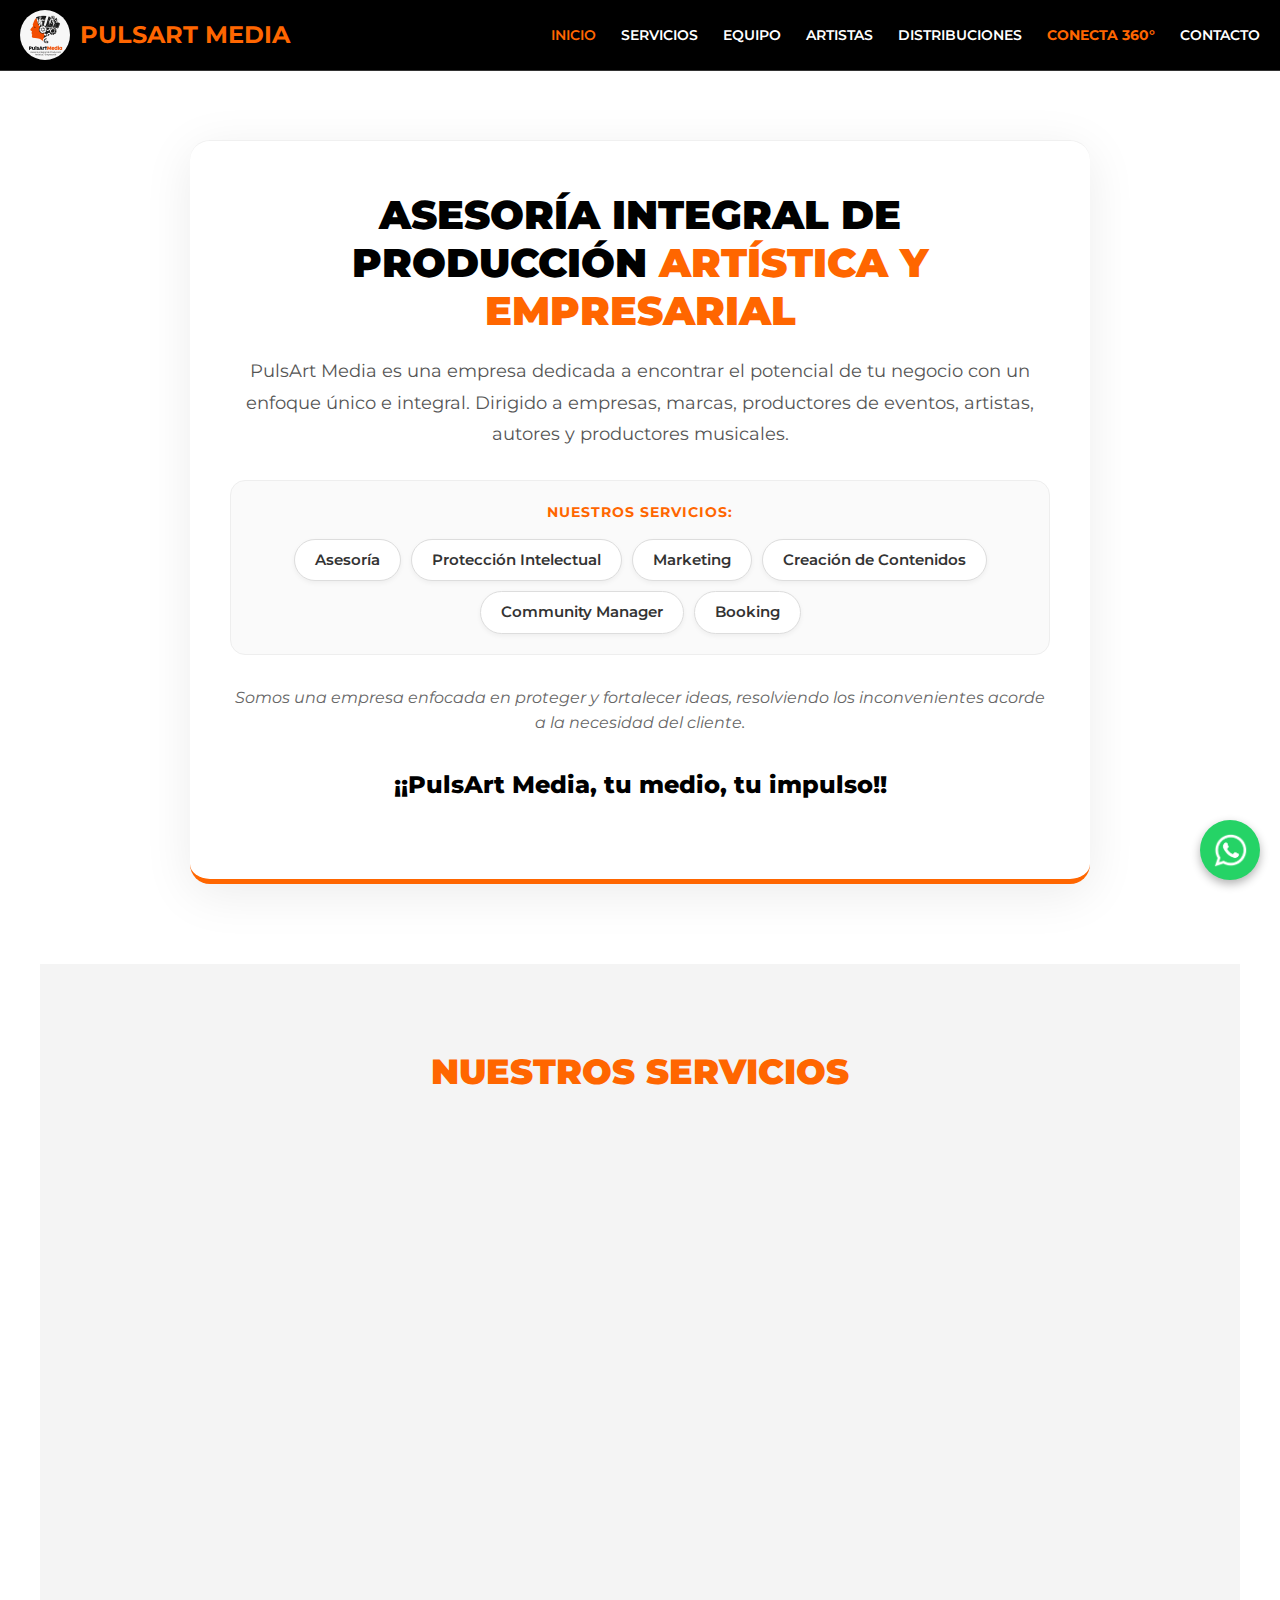
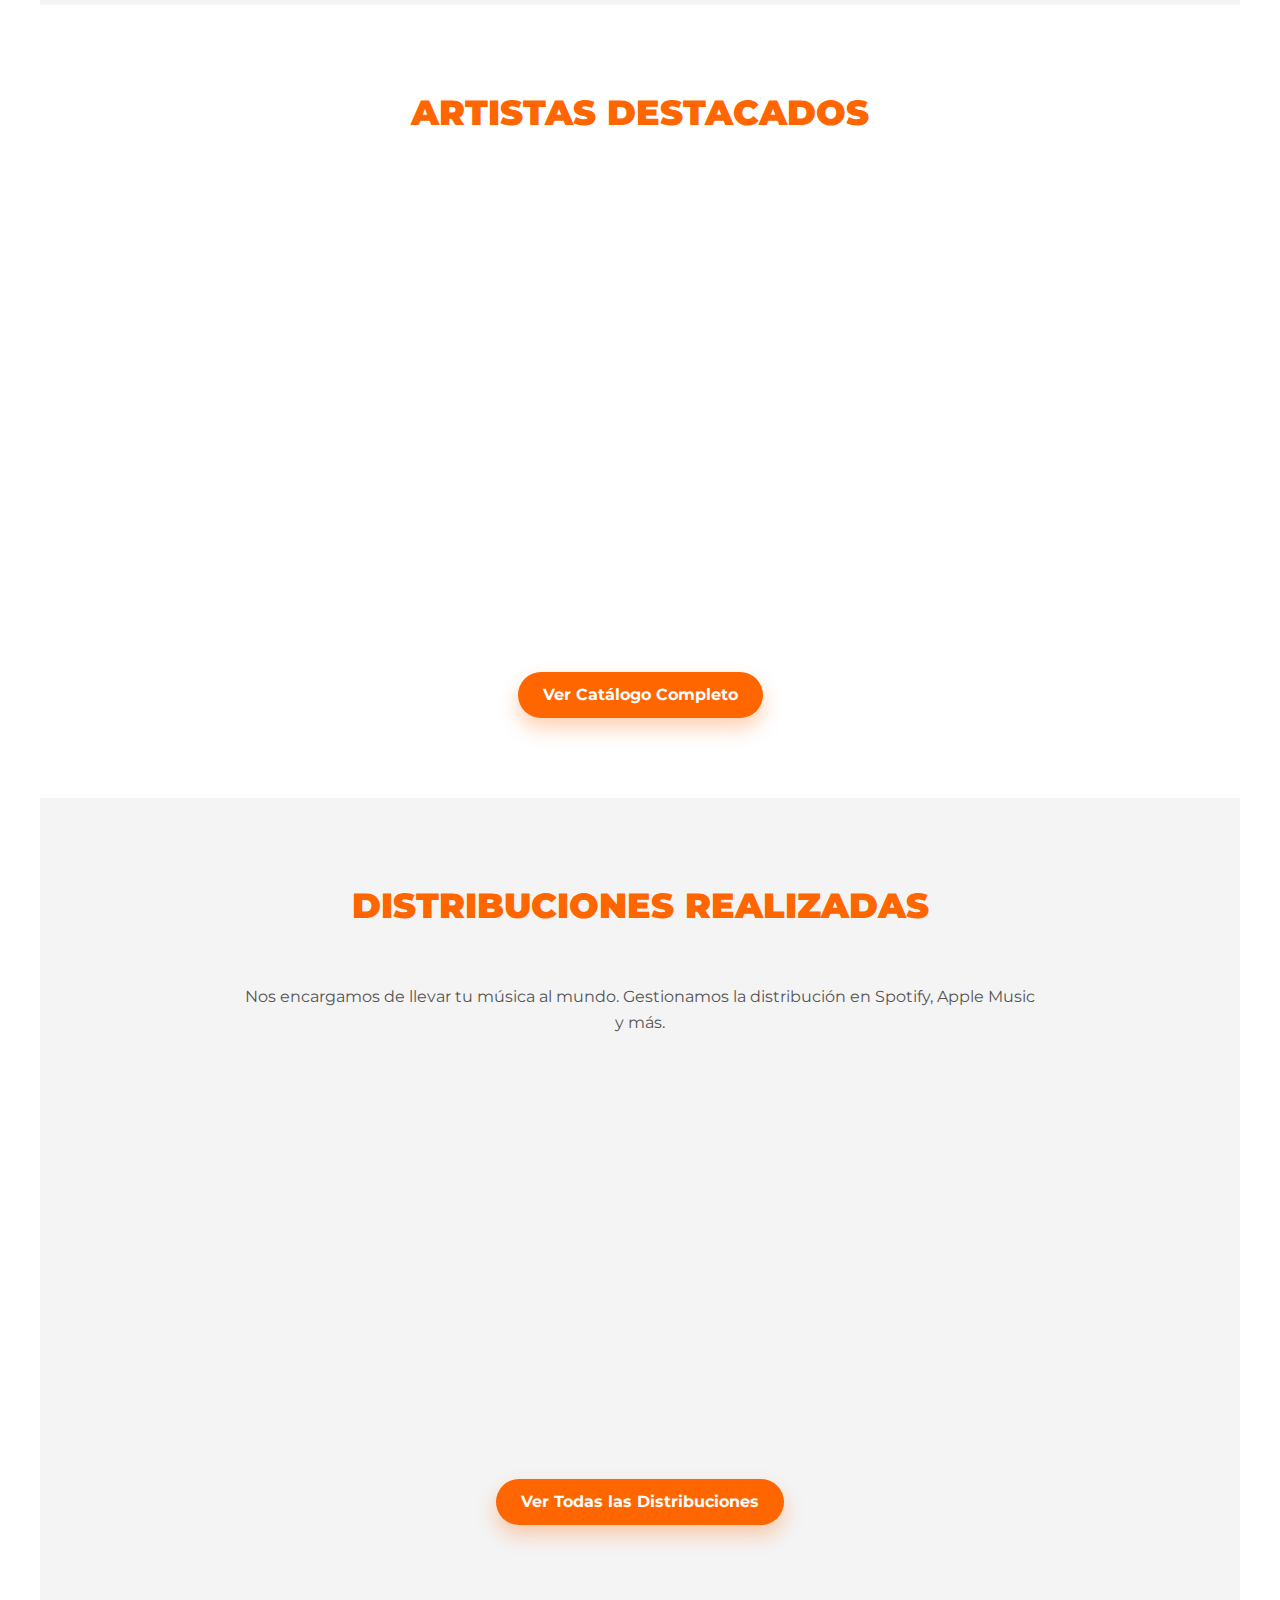
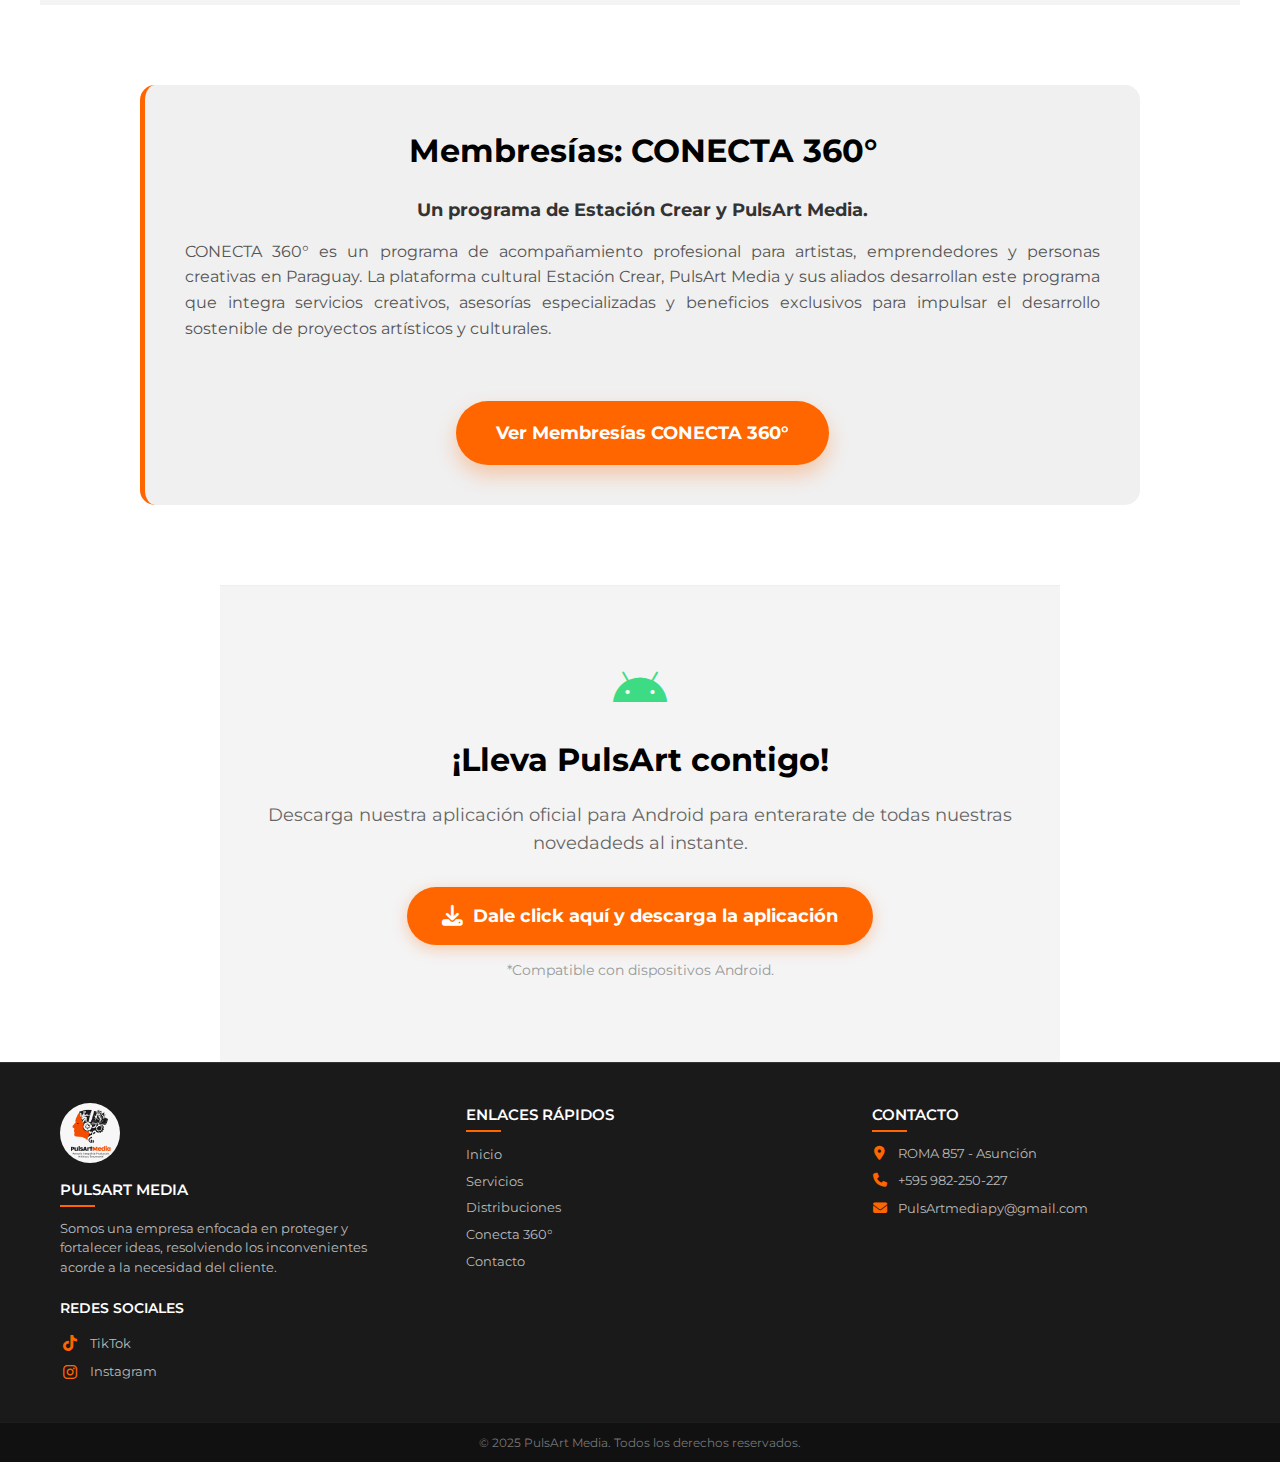
<file: index.html>
<!DOCTYPE html>
<html lang="es">
<head>
    <meta charset="UTF-8">
    <meta name="viewport" content="width=device-width, initial-scale=1.0">
    <meta name="description" content="PulsArt Media: Asesoría integral de Producción Artística y Empresarial. Registro de marca, marketing, booking.">
    <meta property="og:image" content="https://pulsartmedia.com.py/img/pulsart-logo.png">
    <meta property="og:url" content="https://pulsartmedia.com.py">
    <meta property="og:type" content="website">
    <meta property="og:locale" content="es_PY">
    <link rel="canonical" href="https://pulsartmedia.com.py/">
    <title>PulsArt Media - Asesoría integral de Producción</title>
    
    <link rel="stylesheet" href="css/style.css">
    
    <link rel="preconnect" href="https://fonts.googleapis.com">
    <link rel="preconnect" href="https://fonts.gstatic.com" crossorigin>
    <link href="https://fonts.googleapis.com/css2?family=Montserrat:wght@400;700;900&display=swap" rel="stylesheet">
    
    <link rel="icon" href="img/pulsart-logo.png" type="image/png">
    <link rel="icon" href="img/pulsart-logo.png" sizes="192x192" type="image/png">
    <link rel="apple-touch-icon" href="img/pulsart-logo.png">
    
    <link rel="stylesheet" href="https://cdnjs.cloudflare.com/ajax/libs/font-awesome/6.5.0/css/all.min.css">
</head>
<body>

    <header>
        <nav>
            <div class="nav-brand">
                <a href="index.html">
                    <img src="img/pulsart-logo.png" alt="Logo PulsArt Media">
                    PulsArt Media
                </a>
            </div>
            
            <button class="hamburger" aria-label="Menú">
                <span></span>
                <span></span>
                <span></span>
            </button>

            <ul class="nav-links">
                <li><a href="index.html" class="active">Inicio</a></li>
                <li><a href="servicios.html">Servicios</a></li>
                <li><a href="integrantes.html">Equipo</a></li>
                <li><a href="galeria-imagenes.html">Artistas</a></li>
                <li><a href="proyectos.html">Distribuciones</a></li>
                <li><a href="pulsart-crear.html" style="color: #FF6600; font-weight: bold;">CONECTA 360°</a></li>
                <li><a href="sugerencias.html">Contacto</a></li>
            </ul>
        </nav>
    </header>

    <main>
      <section id="inicio">
            <div class="hero-overlay"></div>

            <div class="bloque-inicio">
                <h1>Asesoría Integral de Producción <span style="color:#FF6600;">Artística y Empresarial</span></h1>
                
                <p class="hero-description">
                    PulsArt Media es una empresa dedicada a encontrar el potencial de tu negocio con un enfoque único e integral. Dirigido a empresas, marcas, productores de eventos, artistas, autores y productores musicales.
                </p>
                
                <div class="hero-services-wrapper">
                    <p class="services-title">Nuestros Servicios:</p> 
                    <ul class="hero-tags">
                        <li>Asesoría</li>
                        <li>Protección Intelectual</li>
                        <li>Marketing</li>
                        <li>Creación de Contenidos</li>
                        <li>Community Manager</li>
                        <li>Booking</li>
                    </ul>
                </div>
                
                <p class="hero-mission">
                    Somos una empresa enfocada en proteger y fortalecer ideas, resolviendo los inconvenientes acorde a la necesidad del cliente.
                </p>

                <div class="hero-footer">
                    <p class="slogan-inicio">¡¡PulsArt Media, tu medio, tu impulso!!</p>
                </div>
            </div>
        </section>

        <section class="section-padding bg-light">
            <h2 class="section-title">Nuestros Servicios</h2>
            <div class="grid-container">
                <div class="card">
                    <i class="fas fa-copyright fa-3x" style="color: #FF6600; margin-bottom: 20px;"></i>
                    <h3>Registro de Marca y Autor</h3>
                    <p>Protegemos tu identidad. Registramos tu nombre, logo, músicas, letras, guiones y más ante las entidades correspondientes.</p>
                    <a href="servicios.html" class="btn-secondary">Ver más</a>
                </div>
                <div class="card">
                    <i class="fas fa-bullhorn fa-3x" style="color: #FF6600; margin-bottom: 20px;"></i>
                    <h3>Asesoría en Marketing Digital</h3>
                    <p>Desde la creación de contenido y videoclips hasta la gestión de redes sociales y prensa. Diseñamos tu estrategia digital completa.</p>
                    <a href="servicios.html" class="btn-secondary">Ver más</a>
                </div>
                <div class="card">
                    <i class="fas fa-music fa-3x" style="color: #FF6600; margin-bottom: 20px;"></i>
                    <h3>Producción y Estudio</h3>
                    <p>Damos vida a tus ideas con producción musical, arreglos, edición, mezcla, mastering y servicios de estudio de grabación profesional.</p>
                    <a href="servicios.html" class="btn-secondary">Ver más</a>
                </div>
            </div>
        </section>

        <section class="section-padding bg-white">
            <h2 class="section-title">Artistas Destacados</h2>
            <div class="grid-container">
                
                <div class="card">
                    <img src="img/artistas/mrhydelml.jpg" alt="Mr. Hyde" loading="lazy">
                    <h3>@mrhydelml</h3>
                    <p>Sonido fresco, vibrante y renovado, fusionando funk, pop y rock en una propuesta dinámica y alegre.</p>
                    <a href="galeria-imagenes.html" class="btn-secondary">Ver Perfil</a>
                </div>

                <div class="card">
                    <img src="img/artistas/chabelari.jpg" alt="ChabelaRi" loading="lazy">
                    <h3>@chabelaRi</h3>
                    <p>Referente de una nueva generación de artistas que renuevan el folklore nacional con una fusión atrayente e innovadora.</p>
                    <a href="galeria-imagenes.html" class="btn-secondary">Ver Perfil</a>
                </div>

                <div class="card">
                    <img src="img/artistas/djbalarix.jpg" alt="Dj Balarix" loading="lazy">
                    <h3>@DjBalarix</h3>
                    <p>Dj Balarix conecta con la escena musical electrónica del género Trance, Dark Psy trance, Progressive, Tech house, entre otros.</p>
                    <a href="galeria-imagenes.html" class="btn-secondary">Ver Perfil</a>
                </div>

            </div>
            <div style="text-align: center; margin-top: 40px;">
                <a href="galeria-imagenes.html" class="hero-cta-btn" style="padding: 10px 25px; font-size: 1rem;">Ver Catálogo Completo</a>
            </div>
        </section>

        <section class="section-padding bg-light"> 
            <h2 class="section-title">Distribuciones Realizadas</h2>
            <p style="text-align: center; max-width: 800px; margin: 0 auto 40px auto; color: #555;">
                Nos encargamos de llevar tu música al mundo. Gestionamos la distribución en Spotify, Apple Music y más.
            </p>
            <div class="grid-container">
                
                <div class="card">
                    <img src="img/proyectos/mrhyde.jpg" alt="Mr. Hyde" loading="lazy" style="border-radius: 5px; border: none;">
                    <h3>Mr. Hyde</h3>
                    <p>Sencillo: "Cuánto es?"</p>
                    <a href="https://open.spotify.com/album/77QpGZ50VuHwvu0IAkKneY?si=_N31pOQ9QZKyLCuhmX3mmw" target="_blank" class="btn-secondary" style="border: none; color: #FF6600;">
                        Escuchar <i class="fas fa-external-link-alt"></i>
                    </a>
                </div>

                <div class="card">
                    <img src="img/proyectos/jazz.jpg" alt="Doc Ayala" loading="lazy" style="border-radius: 5px; border: none;">
                    <h3>Doc Ayala</h3>
                    <p>Álbum: "Jazz a la Guaraní"</p>
                    <a href="https://open.spotify.com/album/6KBpeS2dW1mtYjT33yIDFZ?si=b_h7Sy9aTPeXLbA4fLNK0g" target="_blank" class="btn-secondary" style="border: none; color: #FF6600;">
                        Escuchar <i class="fas fa-external-link-alt"></i>
                    </a>
                </div>

                <div class="card">
                    <img src="img/proyectos/decibeles.jpg" alt="Decibeles" loading="lazy" style="border-radius: 5px; border: none;">
                    <h3>Decibeles</h3>
                    <p>Álbum: "Sé que puede ser"</p>
                    <a href="https://open.spotify.com/album/6OzVkNZCow1cptyfNmEwi6?si=qg8X3GdIR8i6ZTdqCZSVJw" target="_blank" class="btn-secondary" style="border: none; color: #FF6600;">
                        Escuchar <i class="fas fa-external-link-alt"></i>
                    </a>
                </div>

            </div>
            <div style="text-align: center; margin-top: 40px;">
                <a href="proyectos.html" class="hero-cta-btn" style="padding: 10px 25px; font-size: 1rem;">Ver Todas las Distribuciones</a>
            </div>
        </section>

        <section class="section-padding bg-white" id="membresias">
            <div style="background-color: #f0f0f0; padding: 40px; border-radius: 15px; border-left: 5px solid #FF6600; max-width: 1000px; margin: 0 auto;">
                <h2 style="font-size: 2rem; margin-bottom: 20px; color: #000; text-align: center;">Membresías: CONECTA 360°</h2>
                <p style="font-size: 1.1rem; color: #333; margin-bottom: 15px; font-weight: 700; text-align: center;">
                    Un programa de Estación Crear y PulsArt Media.
                </p>
                <p style="text-align: justify; margin-bottom: 30px; color: #555;">
                    CONECTA 360° es un programa de acompañamiento profesional para artistas, emprendedores y personas creativas en Paraguay.
                    La plataforma cultural Estación Crear, PulsArt Media y sus aliados desarrollan este programa que integra servicios creativos, 
                    asesorías especializadas y beneficios exclusivos para impulsar el desarrollo sostenible de proyectos artísticos y culturales.
                </p>
                <div style="text-align: center;">
                     <a href="pulsart-crear.html" class="hero-cta-btn" style="margin-top: 30px;">Ver Membresías CONECTA 360°</a>
                </div>
            </div>
        </section>

    </main>
    <section class="section-padding bg-light" style="text-align: center; border-top: 1px solid #eee;">
        <div style="max-width: 800px; margin: 0 auto;">
            <i class="fab fa-android" style="font-size: 3rem; color: #3DDC84; margin-bottom: 20px;"></i>
            <h2 style="font-size: 2rem; margin-bottom: 15px;">¡Lleva PulsArt contigo!</h2>
            <p style="color: #666; margin-bottom: 30px; font-size: 1.1rem;">
                Descarga nuestra aplicación oficial para Android para enterarate de todas nuestras novedadeds al instante.
            </p>
            
            <a href="descargas/pulsartmedia.apk" download="PulsArt-App-Android.apk" class="btn-app-download">
                <i class="fas fa-download"></i> Dale click aquí y descarga la aplicación
            </a>
            
            <p style="margin-top: 15px; font-size: 0.85rem; color: #999;">
                *Compatible con dispositivos Android.
            </p>
        </div>
    </section>

<footer>
    <div class="footer-container">
        <div class="footer-col">
            <img src="img/pulsart-logo.png" alt="Logo PulsArt" class="footer-logo">
            
            <h4>PulsArt Media</h4>
            <p>Somos una empresa enfocada en proteger y fortalecer ideas, resolviendo los inconvenientes acorde a la necesidad del cliente.</p>
            
            <div class="social-links">
                <h4>Redes Sociales</h4>
                <a href="https://www.tiktok.com/@pulsart.media?_r=1&_t=ZM-91xQApFDO04"><i class="fab fa-tiktok"></i>TikTok</a>
                <a href="https://www.instagram.com/pulsart.mediapy"><i class="fab fa-instagram"></i>Instagram</a>
            </div>
        </div>

        <div class="footer-col">
            <h4>Enlaces Rápidos</h4>
            <ul>
                <li><a href="index.html">Inicio</a></li>
                <li><a href="servicios.html">Servicios</a></li>
                <li><a href="proyectos.html">Distribuciones</a></li>
                <li><a href="pulsart-crear.html">Conecta 360°</a></li>
                <li><a href="sugerencias.html">Contacto</a></li>
            </ul>
        </div>

        <div class="footer-col">
            <h4>Contacto</h4>
            <p><i class="fas fa-map-marker-alt"></i> ROMA 857 - Asunción</p>
            <p><i class="fas fa-phone"></i> +595 982-250-227</p>
            <p><i class="fas fa-envelope"></i> PulsArtmediapy@gmail.com</p>
        </div>
    </div>

    <div class="copyright">
        <p>© 2025 PulsArt Media. Todos los derechos reservados.</p>
    </div>
</footer>

    <a href="https://api.whatsapp.com/send?phone=595982250227" class="whatsapp-float" target="_blank" aria-label="Chat WhatsApp">
        <img src="img/whatsapp.png" alt="WhatsApp" class="whatsapp-icon">
    </a>
    <button id="btn-back-to-top" title="Volver arriba">↑</button>

    <script src="js/script.js"></script>
</body>
</html>
</file>
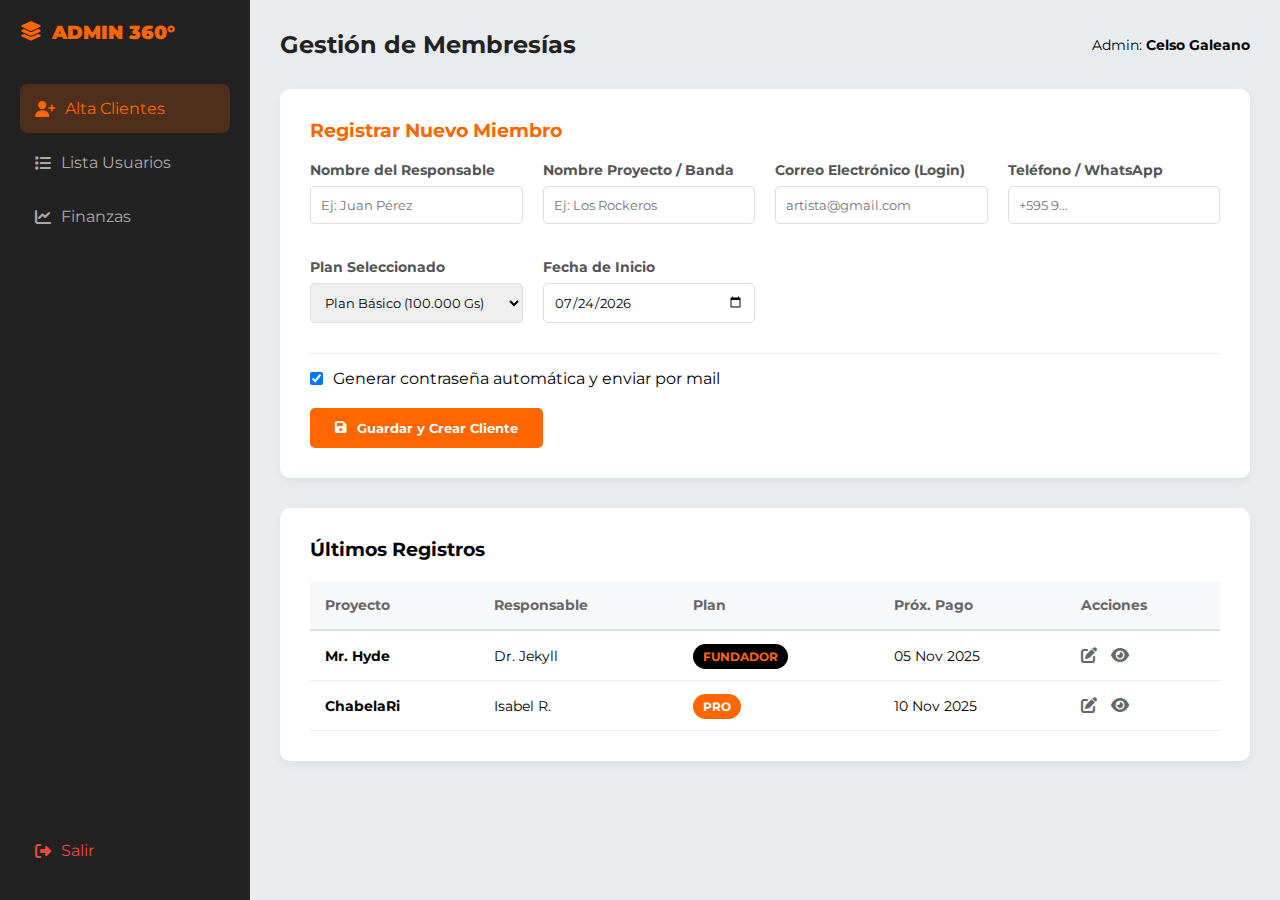
<file: admin.html>
<!DOCTYPE html>
<html lang="es">
<head>
    <meta charset="UTF-8">
    <meta name="viewport" content="width=device-width, initial-scale=1.0">
    <title>Admin - PulsArt Media</title>
    <link href="https://fonts.googleapis.com/css2?family=Montserrat:wght@400;700;900&display=swap" rel="stylesheet">
    <link rel="stylesheet" href="https://cdnjs.cloudflare.com/ajax/libs/font-awesome/6.5.0/css/all.min.css">
    
    <style>
        :root {
            --primary: #FF6600;
            --dark: #222;
            --light: #f4f4f4;
            --white: #fff;
            --success: #2ecc71;
        }

        * { margin: 0; padding: 0; box-sizing: border-box; font-family: 'Montserrat', sans-serif; }
        
        body { background-color: #e9ecef; display: flex; height: 100vh; }

        /* Sidebar */
        .sidebar {
            width: 250px; background: var(--dark); color: white; display: flex; flex-direction: column;
            padding: 20px;
        }
        .brand { 
            font-weight: 900; font-size: 1.2rem; color: var(--primary); margin-bottom: 40px; 
            display: flex; align-items: center; gap: 10px;
        }
        .menu-item {
            padding: 15px; color: #aaa; text-decoration: none; border-radius: 8px;
            margin-bottom: 5px; display: flex; align-items: center; gap: 10px; transition: 0.3s;
            cursor: pointer;
        }
        .menu-item:hover, .menu-item.active { background: rgba(255, 102, 0, 0.2); color: var(--primary); }

        /* Main Content */
        .main { flex: 1; padding: 30px; overflow-y: auto; }
        
        .header { display: flex; justify-content: space-between; align-items: center; margin-bottom: 30px; }
        .header h2 { color: var(--dark); }

        /* Formulario de Alta */
        .card { background: white; padding: 30px; border-radius: 10px; box-shadow: 0 4px 10px rgba(0,0,0,0.05); margin-bottom: 30px; }
        .form-grid { display: grid; grid-template-columns: repeat(auto-fit, minmax(200px, 1fr)); gap: 20px; }
        
        .form-group { margin-bottom: 15px; }
        .form-group label { display: block; margin-bottom: 8px; font-weight: bold; font-size: 0.85rem; color: #555; }
        .form-group input, .form-group select { 
            width: 100%; padding: 10px; border: 1px solid #ddd; border-radius: 5px; 
            font-family: 'Montserrat', sans-serif;
        }
        
        .btn-submit {
            background: var(--primary); color: white; border: none; padding: 12px 25px;
            border-radius: 5px; font-weight: bold; cursor: pointer; margin-top: 20px;
            display: flex; align-items: center; gap: 10px;
        }
        .btn-submit:hover { background: #e55c00; }

        /* Tabla de Clientes */
        table { width: 100%; border-collapse: collapse; margin-top: 20px; }
        th { text-align: left; padding: 15px; background: #f8f9fa; color: #666; font-size: 0.9rem; border-bottom: 2px solid #ddd; }
        td { padding: 15px; border-bottom: 1px solid #eee; font-size: 0.9rem; }
        .badge { 
            padding: 5px 10px; border-radius: 15px; font-size: 0.75rem; font-weight: bold; 
            text-transform: uppercase;
        }
        .badge-founder { background: #000; color: #FF6600; }
        .badge-pro { background: #FF6600; color: white; }
        .badge-basic { background: #eee; color: #666; }

        .actions button {
            border: none; background: none; cursor: pointer; color: #666; font-size: 1rem; margin-right: 10px;
        }
        .actions button:hover { color: var(--primary); }

        /* Modal Generado */
        #successModal {
            position: fixed; top: 0; left: 0; width: 100%; height: 100%;
            background: rgba(0,0,0,0.5); display: none; justify-content: center; align-items: center;
        }
        .modal-content {
            background: white; padding: 30px; border-radius: 10px; width: 400px; text-align: center;
        }
        .copy-box {
            background: #f4f4f4; padding: 15px; margin: 15px 0; border-radius: 5px;
            font-family: monospace; text-align: left; word-break: break-all;
        }
    </style>
</head>
<body>

    <nav class="sidebar">
        <div class="brand">
            <i class="fas fa-layer-group"></i> ADMIN 360°
        </div>
        <div class="menu-item active">
            <i class="fas fa-user-plus"></i> Alta Clientes
        </div>
        <div class="menu-item">
            <i class="fas fa-list"></i> Lista Usuarios
        </div>
        <div class="menu-item">
            <i class="fas fa-chart-line"></i> Finanzas
        </div>
        <div class="menu-item" style="margin-top: auto; color: #e74c3c;">
            <i class="fas fa-sign-out-alt"></i> Salir
        </div>
    </nav>

    <main class="main">
        <div class="header">
            <h2>Gestión de Membresías</h2>
            <div style="font-size: 0.9rem;">Admin: <b>Celso Galeano</b></div>
        </div>

        <div class="card">
            <h3 style="margin-bottom: 20px; color: var(--primary);">Registrar Nuevo Miembro</h3>
            <form id="addClientForm" onsubmit="registerClient(event)">
                <div class="form-grid">
                    <div class="form-group">
                        <label>Nombre del Responsable</label>
                        <input type="text" id="fullname" placeholder="Ej: Juan Pérez" required>
                    </div>
                    <div class="form-group">
                        <label>Nombre Proyecto / Banda</label>
                        <input type="text" id="project" placeholder="Ej: Los Rockeros" required>
                    </div>
                    <div class="form-group">
                        <label>Correo Electrónico (Login)</label>
                        <input type="email" id="email" placeholder="artista@gmail.com" required>
                    </div>
                    <div class="form-group">
                        <label>Teléfono / WhatsApp</label>
                        <input type="tel" id="phone" placeholder="+595 9..." required>
                    </div>
                    <div class="form-group">
                        <label>Plan Seleccionado</label>
                        <select id="plan" onchange="calculateTotal()">
                            <option value="Basico">Plan Básico (100.000 Gs)</option>
                            <option value="Desarrollo">Plan Desarrollo (250.000 Gs)</option>
                            <option value="Pro">Plan PRO (500.000 Gs)</option>
                            <option value="Founder">Miembro Fundador (Precio Congelado)</option>
                        </select>
                    </div>
                    <div class="form-group">
                        <label>Fecha de Inicio</label>
                        <input type="date" id="start_date" required>
                    </div>
                </div>

                <div style="margin-top: 15px; border-top: 1px solid #eee; padding-top: 15px;">
                    <label style="display: flex; align-items: center; gap: 10px; cursor: pointer;">
                        <input type="checkbox" checked id="auto_password"> 
                        Generar contraseña automática y enviar por mail
                    </label>
                </div>

                <button type="submit" class="btn-submit">
                    <i class="fas fa-save"></i> Guardar y Crear Cliente
                </button>
            </form>
        </div>

        <div class="card">
            <h3>Últimos Registros</h3>
            <table id="clientTable">
                <thead>
                    <tr>
                        <th>Proyecto</th>
                        <th>Responsable</th>
                        <th>Plan</th>
                        <th>Próx. Pago</th>
                        <th>Acciones</th>
                    </tr>
                </thead>
                <tbody>
                    <tr>
                        <td><b>Mr. Hyde</b></td>
                        <td>Dr. Jekyll</td>
                        <td><span class="badge badge-founder">Fundador</span></td>
                        <td>05 Nov 2025</td>
                        <td class="actions">
                            <button title="Editar"><i class="fas fa-edit"></i></button>
                            <button title="Ver Perfil"><i class="fas fa-eye"></i></button>
                        </td>
                    </tr>
                    <tr>
                        <td><b>ChabelaRi</b></td>
                        <td>Isabel R.</td>
                        <td><span class="badge badge-pro">PRO</span></td>
                        <td>10 Nov 2025</td>
                        <td class="actions">
                            <button title="Editar"><i class="fas fa-edit"></i></button>
                            <button title="Ver Perfil"><i class="fas fa-eye"></i></button>
                        </td>
                    </tr>
                </tbody>
            </table>
        </div>
    </main>

    <div id="successModal">
        <div class="modal-content">
            <i class="fas fa-check-circle" style="font-size: 3rem; color: var(--success); margin-bottom: 20px;"></i>
            <h3>¡Cliente Registrado!</h3>
            <p style="margin-top: 10px;">Comparte estas credenciales con el artista:</p>
            
            <div class="copy-box" id="credentials-box">
                </div>
            
            <button onclick="closeModal()" class="btn-submit" style="width: 100%; justify-content: center; margin-top: 0;">Cerrar</button>
        </div>
    </div>

    <script>
        // Setear fecha de hoy por defecto
        document.getElementById('start_date').valueAsDate = new Date();

        function registerClient(e) {
            e.preventDefault();
            
            // Recoger datos
            const project = document.getElementById('project').value;
            const email = document.getElementById('email').value;
            const plan = document.getElementById('plan').value;
            const pass = Math.random().toString(36).slice(-8); // Contraseña aleatoria
            
            // Simular guardado en base de datos (Visual)
            const table = document.getElementById('clientTable').querySelector('tbody');
            const newRow = `
                <tr>
                    <td><b>${project}</b></td>
                    <td>${document.getElementById('fullname').value}</td>
                    <td><span class="badge badge-${plan.toLowerCase()}">${plan}</span></td>
                    <td>${new Date().toLocaleDateString()}</td>
                    <td class="actions">
                        <button><i class="fas fa-edit"></i></button>
                        <button><i class="fas fa-eye"></i></button>
                    </td>
                </tr>
            `;
            
            // Insertar arriba
            table.insertAdjacentHTML('afterbegin', newRow);

            // Mostrar Credenciales en Modal
            const msg = `URL: app.pulsartmedia.com<br>Usuario: ${email}<br>Contraseña: ${pass}`;
            document.getElementById('credentials-box').innerHTML = msg;
            
            document.getElementById('successModal').style.display = 'flex';
            
            // Resetear form
            document.getElementById('addClientForm').reset();
            document.getElementById('start_date').valueAsDate = new Date();
        }

        function closeModal() {
            document.getElementById('successModal').style.display = 'none';
        }
    </script>
</body>
</html>
</file>
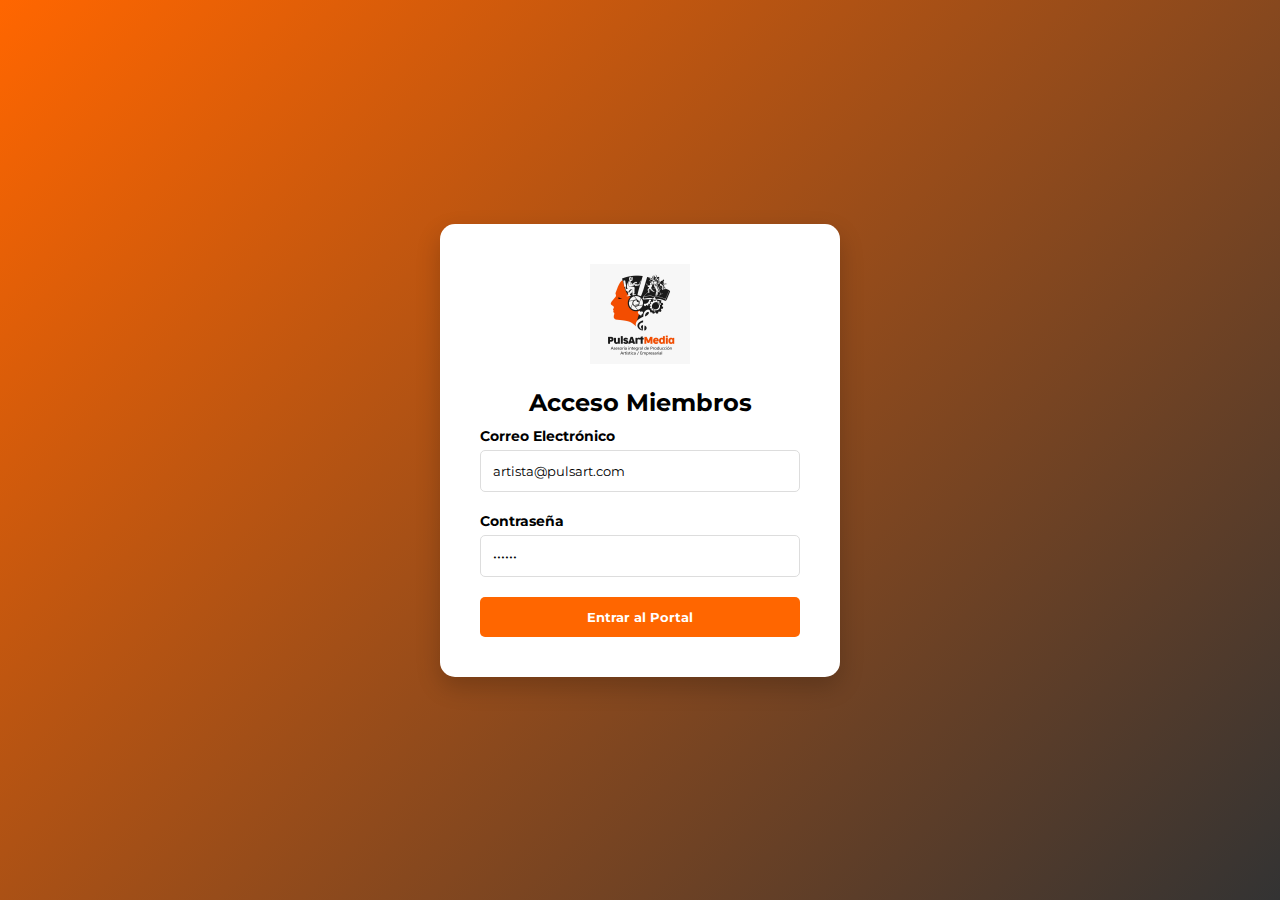
<file: app-beta.html>
<!DOCTYPE html>
<html lang="es">
<head>
    <meta charset="UTF-8">
    <meta name="viewport" content="width=device-width, initial-scale=1.0">
    <title>App Conecta 360° - Beta v2</title>
    <link href="https://fonts.googleapis.com/css2?family=Montserrat:wght@400;700;900&display=swap" rel="stylesheet">
    <link rel="stylesheet" href="https://cdnjs.cloudflare.com/ajax/libs/font-awesome/6.5.0/css/all.min.css">
    
    <style>
        :root {
            --primary: #FF6600;
            --dark: #333;
            --light: #f4f4f4;
            --white: #fff;
            --success: #2ecc71;
            --warning: #f1c40f;
            --danger: #e74c3c;
        }

        * { margin: 0; padding: 0; box-sizing: border-box; font-family: 'Montserrat', sans-serif; }
        
        body { background-color: var(--light); height: 100vh; display: flex; flex-direction: column; }

        /* --- LOGIN --- */
        #login-view {
            display: flex; justify-content: center; align-items: center; height: 100vh;
            background: linear-gradient(135deg, #FF6600 0%, #333 100%);
        }
        .login-card {
            background: white; padding: 40px; border-radius: 15px; width: 100%; max-width: 400px;
            text-align: center; box-shadow: 0 10px 25px rgba(0,0,0,0.2);
        }
        .login-logo { width: 100px; margin-bottom: 20px; }
        .form-group { margin-bottom: 20px; text-align: left; }
        .form-group label { display: block; margin-bottom: 5px; font-weight: bold; font-size: 0.9rem; }
        .form-group input { width: 100%; padding: 12px; border: 1px solid #ddd; border-radius: 5px; font-family: 'Montserrat', sans-serif; }
        .btn-primary {
            background: var(--primary); color: white; border: none; padding: 12px 20px;
            border-radius: 5px; width: 100%; font-weight: bold; cursor: pointer; transition: 0.3s;
        }
        .btn-primary:hover { background: #e55c00; }

        /* --- APP LAYOUT --- */
        #app-view { display: none; height: 100vh; }
        .sidebar {
            width: 250px; background: white; border-right: 1px solid #ddd;
            display: flex; flex-direction: column; padding: 20px;
        }
        .brand { display: flex; align-items: center; gap: 10px; margin-bottom: 40px; color: var(--primary); font-weight: 900; }
        .brand img { width: 40px; }
        .menu-item {
            padding: 15px; color: #666; text-decoration: none; border-radius: 10px;
            margin-bottom: 10px; display: flex; align-items: center; gap: 10px; font-weight: 600;
            transition: 0.2s; cursor: pointer;
        }
        .menu-item:hover, .menu-item.active { background: #fff0e6; color: var(--primary); }
        .main-content { flex: 1; padding: 30px; overflow-y: auto; }
        .header-bar { display: flex; justify-content: space-between; align-items: center; margin-bottom: 30px; }
        .user-profile { display: flex; align-items: center; gap: 10px; }
        .user-avatar { width: 40px; height: 40px; background: var(--primary); color: white; border-radius: 50%; display: flex; align-items: center; justify-content: center; font-weight: bold; }

        /* --- WIDGETS --- */
        .stats-grid { display: grid; grid-template-columns: repeat(auto-fit, minmax(250px, 1fr)); gap: 20px; margin-bottom: 30px; }
        .card { background: white; padding: 25px; border-radius: 15px; box-shadow: 0 4px 10px rgba(0,0,0,0.05); }
        .card h3 { color: #888; font-size: 0.9rem; margin-bottom: 10px; }
        .card .value { font-size: 1.8rem; font-weight: 900; color: var(--dark); }

        /* --- BENEFICIOS STYLES --- */
        .benefits-container { display: grid; grid-template-columns: repeat(auto-fill, minmax(300px, 1fr)); gap: 20px; }
        .benefit-card {
            border: 1px solid #eee; border-radius: 10px; padding: 20px; position: relative;
            background: #fff; transition: transform 0.2s;
        }
        .benefit-card:hover { transform: translateY(-3px); box-shadow: 0 5px 15px rgba(0,0,0,0.05); }
        .benefit-icon { 
            width: 40px; height: 40px; background: #fff0e6; color: var(--primary); 
            border-radius: 8px; display: flex; align-items: center; justify-content: center; 
            font-size: 1.2rem; margin-bottom: 15px;
        }
        .benefit-tag {
            position: absolute; top: 20px; right: 20px; font-size: 0.7rem; font-weight: bold;
            padding: 4px 10px; border-radius: 20px; text-transform: uppercase;
        }
        .tag-active { background: #d4edda; color: #155724; }
        .tag-used { background: #e2e3e5; color: #383d41; }
        .tag-exclusive { background: linear-gradient(45deg, #FF6600, #ff9e00); color: white; }

        .plan-badge {
            background: linear-gradient(45deg, #000, #333); color: white; padding: 5px 15px;
            border-radius: 20px; font-size: 0.8rem; font-weight: bold; display: inline-block; margin-bottom: 10px;
        }

        /* --- TRÁMITES & CALENDARIO --- */
        .process-track { margin-top: 20px; }
        .step { display: flex; align-items: center; margin-bottom: 15px; }
        .step-icon { width: 30px; height: 30px; border-radius: 50%; background: #eee; display: flex; align-items: center; justify-content: center; margin-right: 15px; font-size: 0.8rem; color: #aaa; }
        .step.completed .step-icon { background: var(--success); color: white; }
        .step.active .step-icon { background: var(--warning); color: white; animation: pulse 2s infinite; }
        .calendar-days { display: grid; grid-template-columns: repeat(7, 1fr); gap: 10px; margin-top: 15px; text-align: center; }
        .day { padding: 10px; border-radius: 5px; background: #f9f9f9; cursor: pointer; }
        .day:hover { background: #eee; }
        .day.selected { background: var(--primary); color: white; }
        .day.disabled { color: #ccc; cursor: not-allowed; }

        .section-view { display: none; }
        .section-view.active { display: block; animation: fadeIn 0.3s; }
        @keyframes fadeIn { from { opacity: 0; transform: translateY(10px); } to { opacity: 1; transform: translateY(0); } }
        @keyframes pulse { 0% { opacity: 1; } 50% { opacity: 0.6; } 100% { opacity: 1; } }

        @media (max-width: 768px) {
            #app-view { flex-direction: column; }
            .sidebar { width: 100%; flex-direction: row; padding: 10px; overflow-x: auto; border-bottom: 1px solid #ddd; border-right: none; }
            .brand { display: none; }
            .menu-item span { display: none; }
            .menu-item { justify-content: center; }
        }
    </style>
</head>
<body>

    <div id="login-view">
        <div class="login-card">
            <img src="img/pulsart-logo.png" alt="PulsArt" class="login-logo">
            <h2 style="margin-bottom: 10px;">Acceso Miembros</h2>
            <form id="loginForm">
                <div class="form-group">
                    <label>Correo Electrónico</label>
                    <input type="email" value="artista@pulsart.com" required>
                </div>
                <div class="form-group">
                    <label>Contraseña</label>
                    <input type="password" value="123456" required>
                </div>
                <button type="submit" class="btn-primary">Entrar al Portal</button>
            </form>
        </div>
    </div>

    <div id="app-view">
        <nav class="sidebar">
            <div class="brand">
                <img src="img/pulsart-logo.png" alt="Logo">
                <span>CONECTA 360°</span>
            </div>
            <div class="menu-item active" onclick="showSection('inicio', this)">
                <i class="fas fa-home"></i> <span>Inicio</span>
            </div>
            <div class="menu-item" onclick="showSection('beneficios', this)">
                <i class="fas fa-star"></i> <span>Mi Membresía</span>
            </div>
            <div class="menu-item" onclick="showSection('reservas', this)">
                <i class="fas fa-calendar-alt"></i> <span>Reservar</span>
            </div>
            <div class="menu-item" onclick="showSection('legal', this)">
                <i class="fas fa-file-contract"></i> <span>Trámites</span>
            </div>
            <div class="menu-item" onclick="showSection('comunidad', this)">
                <i class="fas fa-users"></i> <span>Comunidad</span>
            </div>
            <div class="menu-item" style="margin-top: auto; color: #e74c3c;" onclick="logout()">
                <i class="fas fa-sign-out-alt"></i> <span>Salir</span>
            </div>
        </nav>

        <main class="main-content">
            <div class="header-bar">
                <div>
                    <h2 id="page-title">Bienvenido, Mr. Hyde</h2>
                    <span class="plan-badge">🏆 Miembro Fundador</span>
                </div>
                <div class="user-profile">
                    <div class="user-avatar">MH</div>
                </div>
            </div>

            <div id="inicio" class="section-view active">
                <div class="stats-grid">
                    <div class="card">
                        <h3><i class="fas fa-clock" style="color: var(--primary);"></i> Estudio Disponible</h3>
                        <div class="value">4.5h <span style="font-size: 1rem; color: #999;">/ 5h</span></div>
                    </div>
                    <div class="card">
                        <h3><i class="fas fa-money-bill-wave" style="color: #2ecc71;"></i> Ahorro Acumulado</h3>
                        <div class="value">Gs. 1.2M</div>
                    </div>
                </div>
                <div class="card">
                    <h3 style="margin-bottom: 20px;">Acceso Rápido</h3>
                    <div style="display: flex; gap: 10px; flex-wrap: wrap;">
                        <button onclick="showSection('reservas', document.querySelectorAll('.menu-item')[2])" style="padding: 10px 20px; border: 1px solid #ddd; background: white; border-radius: 5px; cursor: pointer;">📅 Agendar Sala</button>
                        <button onclick="showSection('beneficios', document.querySelectorAll('.menu-item')[1])" style="padding: 10px 20px; border: 1px solid #ddd; background: white; border-radius: 5px; cursor: pointer;">📄 Ver mi Contrato</button>
                    </div>
                </div>
            </div>

            <div id="beneficios" class="section-view">
                <h3 style="margin-bottom: 20px;">Tu Plan: Fundador (Premium)</h3>
                <div class="benefits-container">
                    
                    <div class="benefit-card">
                        <span class="benefit-tag tag-exclusive">Exclusivo</span>
                        <div class="benefit-icon"><i class="fas fa-snowflake"></i></div>
                        <h4>Pago Congelado</h4>
                        <p style="font-size: 0.85rem; color: #666; margin-top: 10px;">Tu tarifa mensual está congelada por 12 meses sin aumentos.</p>
                        <p style="font-size: 0.8rem; margin-top: 15px; color: var(--success); font-weight: bold;">
                            <i class="fas fa-check-circle"></i> Activo hasta Oct 2026
                        </p>
                    </div>

                    <div class="benefit-card">
                        <span class="benefit-tag tag-active">Disponible</span>
                        <div class="benefit-icon"><i class="fas fa-hourglass-half"></i></div>
                        <h4>Acceso "Golden Hour"</h4>
                        <p style="font-size: 0.85rem; color: #666; margin-top: 10px;">Prioridad de reserva 48hs antes que el resto de los miembros.</p>
                        <button onclick="showSection('reservas', document.querySelectorAll('.menu-item')[2])" style="margin-top: 15px; background: none; border: none; color: var(--primary); font-weight: bold; cursor: pointer;">Usar ahora →</button>
                    </div>

                    <div class="benefit-card">
                        <span class="benefit-tag tag-used">Entregado</span>
                        <div class="benefit-icon"><i class="fas fa-gift"></i></div>
                        <h4>Kit de Bienvenida</h4>
                        <p style="font-size: 0.85rem; color: #666; margin-top: 10px;">Credencial Premium y Merchandising oficial de PulsArt.</p>
                    </div>

                    <div class="benefit-card">
                        <span class="benefit-tag tag-active">1 Pendiente</span>
                        <div class="benefit-icon"><i class="fas fa-chalkboard-teacher"></i></div>
                        <h4>Masterclass Anual</h4>
                        <p style="font-size: 0.85rem; color: #666; margin-top: 10px;">Acceso a sesión exclusiva con productores internacionales.</p>
                        <p style="font-size: 0.8rem; margin-top: 15px;">Próxima: Noviembre 2025</p>
                    </div>

                     <div class="benefit-card">
                        <span class="benefit-tag tag-active">Ilimitado</span>
                        <div class="benefit-icon"><i class="fas fa-globe"></i></div>
                        <h4>Distribución Digital</h4>
                        <p style="font-size: 0.85rem; color: #666; margin-top: 10px;">Subida a Spotify, Apple Music y 100+ tiendas sin costo extra por single.</p>
                    </div>

                    <div class="benefit-card">
                        <span class="benefit-tag tag-active">Consultas Free</span>
                        <div class="benefit-icon"><i class="fas fa-balance-scale"></i></div>
                        <h4>Asesoría Legal Básica</h4>
                        <p style="font-size: 0.85rem; color: #666; margin-top: 10px;">Consultas rápidas sobre derechos de autor vía WhatsApp o Ticket.</p>
                    </div>

                </div>
            </div>

            <div id="reservas" class="section-view">
                <div class="card">
                    <h3>Agendar Sala (Estudio A)</h3>
                    <div class="calendar-days">
                        <div class="day disabled">1</div><div class="day disabled">2</div><div class="day">3</div><div class="day selected">4</div><div class="day">5</div>
                    </div>
                    <button class="btn-primary" style="margin-top: 20px; width: auto;" onclick="alert('Reserva solicitada.')">Confirmar</button>
                </div>
            </div>

            <div id="legal" class="section-view">
                <div class="card">
                    <h3>Registro de Marca: En Proceso</h3>
                    <div class="process-track">
                        <div class="step completed"><div class="step-icon">✓</div><div><h4>Ingreso</h4><small>10/08/2025</small></div></div>
                        <div class="step active"><div class="step-icon">↻</div><div><h4>Publicación</h4><small>En proceso</small></div></div>
                    </div>
                </div>
            </div>

            <div id="comunidad" class="section-view">
                <div class="card"><h3>Directorio</h3><p>Próximamente...</p></div>
            </div>

        </main>
    </div>

    <script>
        document.getElementById('loginForm').addEventListener('submit', function(e) {
            e.preventDefault();
            this.querySelector('button').innerHTML = 'Cargando...';
            setTimeout(() => {
                document.getElementById('login-view').style.display = 'none';
                document.getElementById('app-view').style.display = 'flex';
            }, 800);
        });

        function showSection(id, el) {
            document.querySelectorAll('.section-view').forEach(d => d.classList.remove('active'));
            document.getElementById(id).classList.add('active');
            document.querySelectorAll('.menu-item').forEach(m => m.classList.remove('active'));
            if(el) el.classList.add('active');
        }

        function logout() {
            if(confirm('¿Salir?')) location.reload();
        }
    </script>
</body>
</html>
</file>
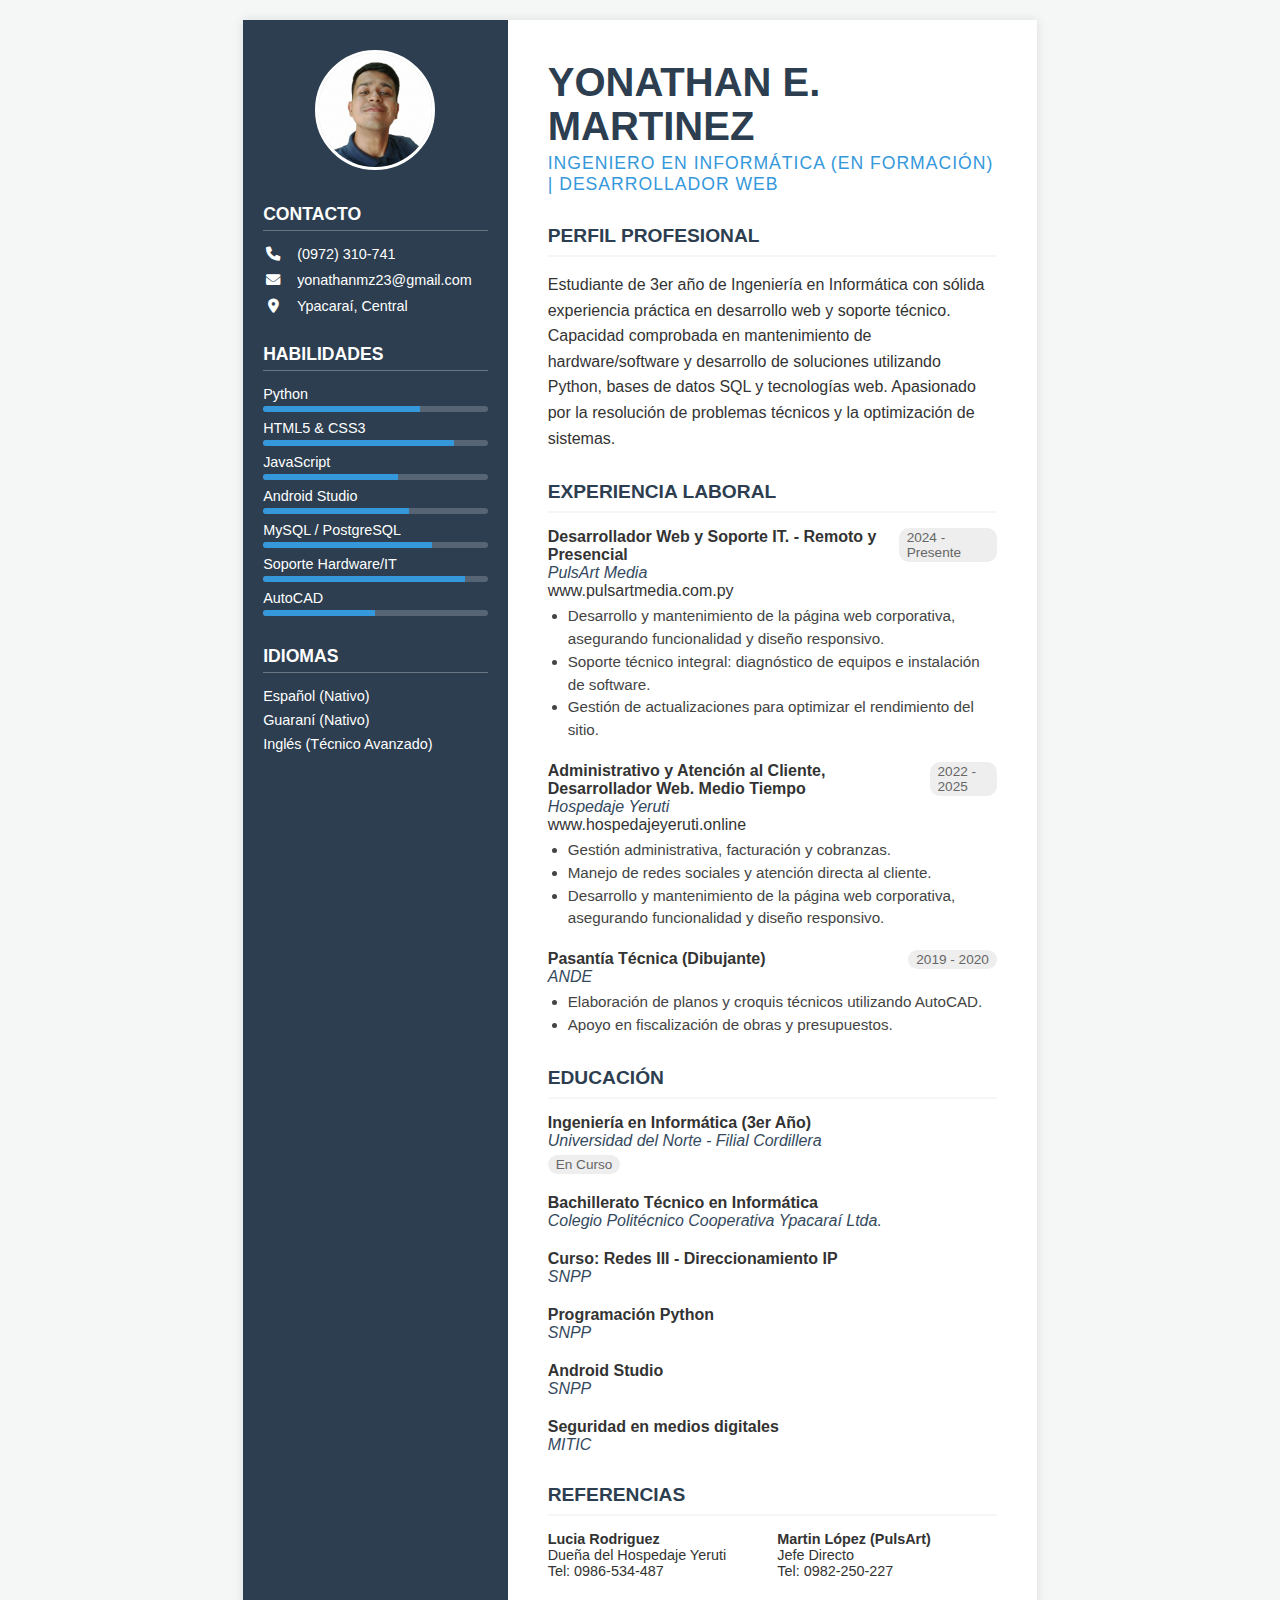
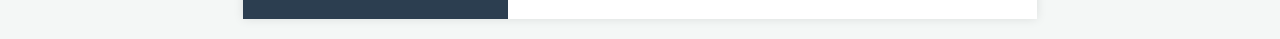
<file: CV.html>
<!DOCTYPE html>
<html lang="es">
<head>
    <meta charset="UTF-8">
    <meta name="viewport" content="width=device-width, initial-scale=1.0">
    <title>CV - Yonathan Martinez</title>
    <style>
        :root {
            --primary-color: #2c3e50; /* Azul oscuro profesional */
            --secondary-color: #34495e; /* Gris azulado */
            --accent-color: #3498db; /* Azul claro para enlaces/detalles */
            --text-color: #333;
            --bg-color: #f4f7f6;
            --white: #ffffff;
        }

        * {
            box-sizing: border-box;
            margin: 0;
            padding: 0;
            font-family: 'Segoe UI', Tahoma, Geneva, Verdana, sans-serif;
        }

        body {
            background-color: var(--bg-color);
            color: var(--text-color);
            display: flex;
            justify-content: center;
            padding: 20px;
        }

        /* Formato A4 */
        .page {
            background: var(--white);
            width: 210mm;
            min-height: 297mm;
            box-shadow: 0 0 10px rgba(0,0,0,0.1);
            display: grid;
            grid-template-columns: 1fr 2fr; /* Columna izquierda pequeña, derecha grande */
        }

        /* Columna Izquierda (Sidebar) */
        .sidebar {
            background-color: var(--primary-color);
            color: var(--white);
            padding: 30px 20px;
        }

        .profile-img-container {
            text-align: center;
            margin-bottom: 20px;
        }

        .profile-img {
            width: 120px;
            height: 120px;
            border-radius: 50%;
            background-color: #ddd; /* Placeholder para tu foto */
            border: 3px solid var(--white);
            object-fit: cover;
            /* Si tienes la foto, cambia el src en el HTML */
        }

        .sidebar h2 {
            font-size: 1.1rem;
            text-transform: uppercase;
            border-bottom: 1px solid rgba(255,255,255,0.3);
            margin-bottom: 15px;
            padding-bottom: 5px;
            margin-top: 30px;
        }

        .contact-info div {
            margin-bottom: 10px;
            font-size: 0.9rem;
        }

        .contact-info i {
            margin-right: 10px;
            width: 20px;
            text-align: center;
        }

        .skills-list, .lang-list {
            list-style: none;
        }

        .skills-list li, .lang-list li {
            margin-bottom: 8px;
            font-size: 0.9rem;
        }

        .level-bar {
            background: rgba(255,255,255,0.2);
            height: 6px;
            border-radius: 3px;
            margin-top: 4px;
            overflow: hidden;
        }

        .level-fill {
            height: 100%;
            background: var(--accent-color);
        }

        /* Columna Derecha (Contenido) */
        .main-content {
            padding: 40px;
        }

        .header-name h1 {
            font-size: 2.5rem;
            color: var(--primary-color);
            line-height: 1.1;
        }

        .header-name h3 {
            font-size: 1.1rem;
            color: var(--accent-color);
            margin-top: 5px;
            font-weight: 500;
            text-transform: uppercase;
            letter-spacing: 1px;
        }

        .section {
            margin-top: 30px;
        }

        .section-title {
            font-size: 1.2rem;
            color: var(--primary-color);
            border-bottom: 2px solid var(--bg-color);
            padding-bottom: 8px;
            margin-bottom: 15px;
            text-transform: uppercase;
            font-weight: 700;
        }

        .job-item, .edu-item {
            margin-bottom: 20px;
        }

        .job-header {
            display: flex;
            justify-content: space-between;
            align-items: baseline;
            margin-bottom: 5px;
        }

        .job-title {
            font-weight: 700;
            font-size: 1rem;
        }

        .company {
            color: var(--secondary-color);
            font-style: italic;
        }

        .date {
            font-size: 0.85rem;
            color: #666;
            background: #eee;
            padding: 2px 8px;
            border-radius: 10px;
        }

        .job-desc {
            font-size: 0.95rem;
            line-height: 1.5;
            color: #444;
        }

        .job-desc ul {
            margin-left: 20px;
            margin-top: 5px;
        }

        /* Ajustes para impresión */
        @media print {
            body {
                background: none;
                padding: 0;
            }
            .page {
                box-shadow: none;
                width: 100%;
                height: auto;
            }
            /* Forzar impresión de colores de fondo (depende del navegador, pero ayuda) */
            .sidebar {
                -webkit-print-color-adjust: exact;
                print-color-adjust: exact;
            }
        }
    </style>
    <link rel="stylesheet" href="https://cdnjs.cloudflare.com/ajax/libs/font-awesome/6.0.0/css/all.min.css">
</head>
<body>

    <div class="page">
        <aside class="sidebar">
            <div class="profile-img-container">
    <img src="img/cv.png" class="profile-img" alt="Yonathan Martinez">
</div>

            <h2>Contacto</h2>
            <div class="contact-info">
                <div><i class="fas fa-phone"></i> (0972) 310-741</div>
                <div><i class="fas fa-envelope"></i> yonathanmz23@gmail.com</div>
                <div><i class="fas fa-map-marker-alt"></i> Ypacaraí, Central</div>
            </div>

            <h2>Habilidades</h2>
            <ul class="skills-list">
                <li>
                    Python 
                    <div class="level-bar"><div class="level-fill" style="width: 70%"></div></div>
                </li>
                <li>
                    HTML5 & CSS3
                    <div class="level-bar"><div class="level-fill" style="width: 85%"></div></div>
                </li>
                <li>
                    JavaScript
                    <div class="level-bar"><div class="level-fill" style="width: 60%"></div></div>
                </li>
                <li>
                    Android Studio
                    <div class="level-bar"><div class="level-fill" style="width: 65%"></div></div>
                </li>
                <li>
                    MySQL / PostgreSQL
                    <div class="level-bar"><div class="level-fill" style="width: 75%"></div></div>
                </li>
                <li>
                    Soporte Hardware/IT
                    <div class="level-bar"><div class="level-fill" style="width: 90%"></div></div>
                </li>
                 <li>
                    AutoCAD
                    <div class="level-bar"><div class="level-fill" style="width: 50%"></div></div>
                </li>
            </ul>

            <h2>Idiomas</h2>
            <ul class="lang-list">
                <li>Español (Nativo)</li>
                <li>Guaraní (Nativo)</li>
                <li>Inglés (Técnico Avanzado)</li>
            </ul>
        </aside>

        <main class="main-content">
            <header class="header-name">
                <h1>YONATHAN E. MARTINEZ</h1>
                <h3>Ingeniero en Informática (en formación) | Desarrollador Web</h3>
            </header>

            <section class="section">
                <div class="section-title">Perfil Profesional</div>
                <p style="line-height: 1.6;">
                    Estudiante de 3er año de Ingeniería en Informática con sólida experiencia práctica en desarrollo web y soporte técnico.
                    Capacidad comprobada en mantenimiento de hardware/software y desarrollo de soluciones utilizando Python, bases de datos SQL y tecnologías web.
                    Apasionado por la resolución de problemas técnicos y la optimización de sistemas.
                </p>
            </section>

            <section class="section">
                <div class="section-title">Experiencia Laboral</div>
                
                <div class="job-item">
                    <div class="job-header">
                        <div>
                            <div class="job-title">Desarrollador Web y Soporte IT. - Remoto y Presencial</div>
                            <div class="company">PulsArt Media</div>
                            <a>www.pulsartmedia.com.py</a>
                        </div>
                        <span class="date">2024 - Presente</span> </div>
                    <div class="job-desc">
                        <ul>
                            <li>Desarrollo y mantenimiento de la página web corporativa, asegurando funcionalidad y diseño responsivo.</li>
                            
                            <li>Soporte técnico integral: diagnóstico de equipos e instalación de software.</li>
                            <li>Gestión de actualizaciones para optimizar el rendimiento del sitio.</li>
                        </ul>
                    </div>
                </div>

                <div class="job-item">
                    <div class="job-header">
                        <div>
                            <div class="job-title">Administrativo y Atención al Cliente, Desarrollador Web. Medio Tiempo</div>
                            <div class="company">Hospedaje Yeruti</div>
                            <a>www.hospedajeyeruti.online</a>
                        </div>
                        <span class="date">2022 - 2025</span> </div>
                    <div class="job-desc">
                        <ul>
                            <li>Gestión administrativa, facturación y cobranzas.</li>
                            <li>Manejo de redes sociales y atención directa al cliente.</li>
                            <li>Desarrollo y mantenimiento de la página web corporativa, asegurando funcionalidad y diseño responsivo.</li>
                        </ul>
                    </div>
                </div>

                <div class="job-item">
                    <div class="job-header">
                        <div>
                            <div class="job-title">Pasantía Técnica (Dibujante)</div>
                            <div class="company">ANDE</div>
                        </div>
                        <span class="date">2019 - 2020</span> </div>
                    <div class="job-desc">
                        <ul>
                            <li>Elaboración de planos y croquis técnicos utilizando AutoCAD.</li>
                            <li>Apoyo en fiscalización de obras y presupuestos.</li>
                        </ul>
                    </div>
                </div>
            </section>

            <section class="section">
                <div class="section-title">Educación</div>
                
                <div class="edu-item">
                    <div class="job-title">Ingeniería en Informática (3er Año)</div>
                    <div class="company">Universidad del Norte - Filial Cordillera</div>
                    <div class="date" style="display:inline-block; margin-top:5px;">En Curso</div>
                </div>

                <div class="edu-item">
                    <div class="job-title">Bachillerato Técnico en Informática</div>
                    <div class="company">Colegio Politécnico Cooperativa Ypacaraí Ltda.</div>
                </div>
                
                <div class="edu-item">
                    <div class="job-title">Curso: Redes III - Direccionamiento IP</div>
                    <div class="company">SNPP</div>
                </div>

                <div class="edu-item">
                    <div class="job-title">Programación Python</div>
                    <div class="company">SNPP</div>
                </div>    

                <div class="edu-item">
                    <div class="job-title">Android Studio</div>
                    <div class="company">SNPP</div>
                </div>   

                <div class="edu-item">
                    <div class="job-title">Seguridad en medios digitales</div>
                    <div class="company">MITIC</div>
                </div>   
            </section>
            
            <section class="section">
                 <div class="section-title">Referencias</div>
                 <div style="font-size: 0.9rem; display: grid; grid-template-columns: 1fr 1fr; gap: 10px;">
                     <div>
                         <strong>Lucia Rodriguez</strong><br>
                         Dueña del Hospedaje Yeruti<br>
                         Tel: 0986-534-487
                     </div>
                     <div>
                         <strong>Martin López (PulsArt)</strong><br>
                         Jefe Directo<br>
                         Tel: 0982-250-227
                     </div>
                 </div>
            </section>

        </main>
    </div>

</body>
</html>
</file>
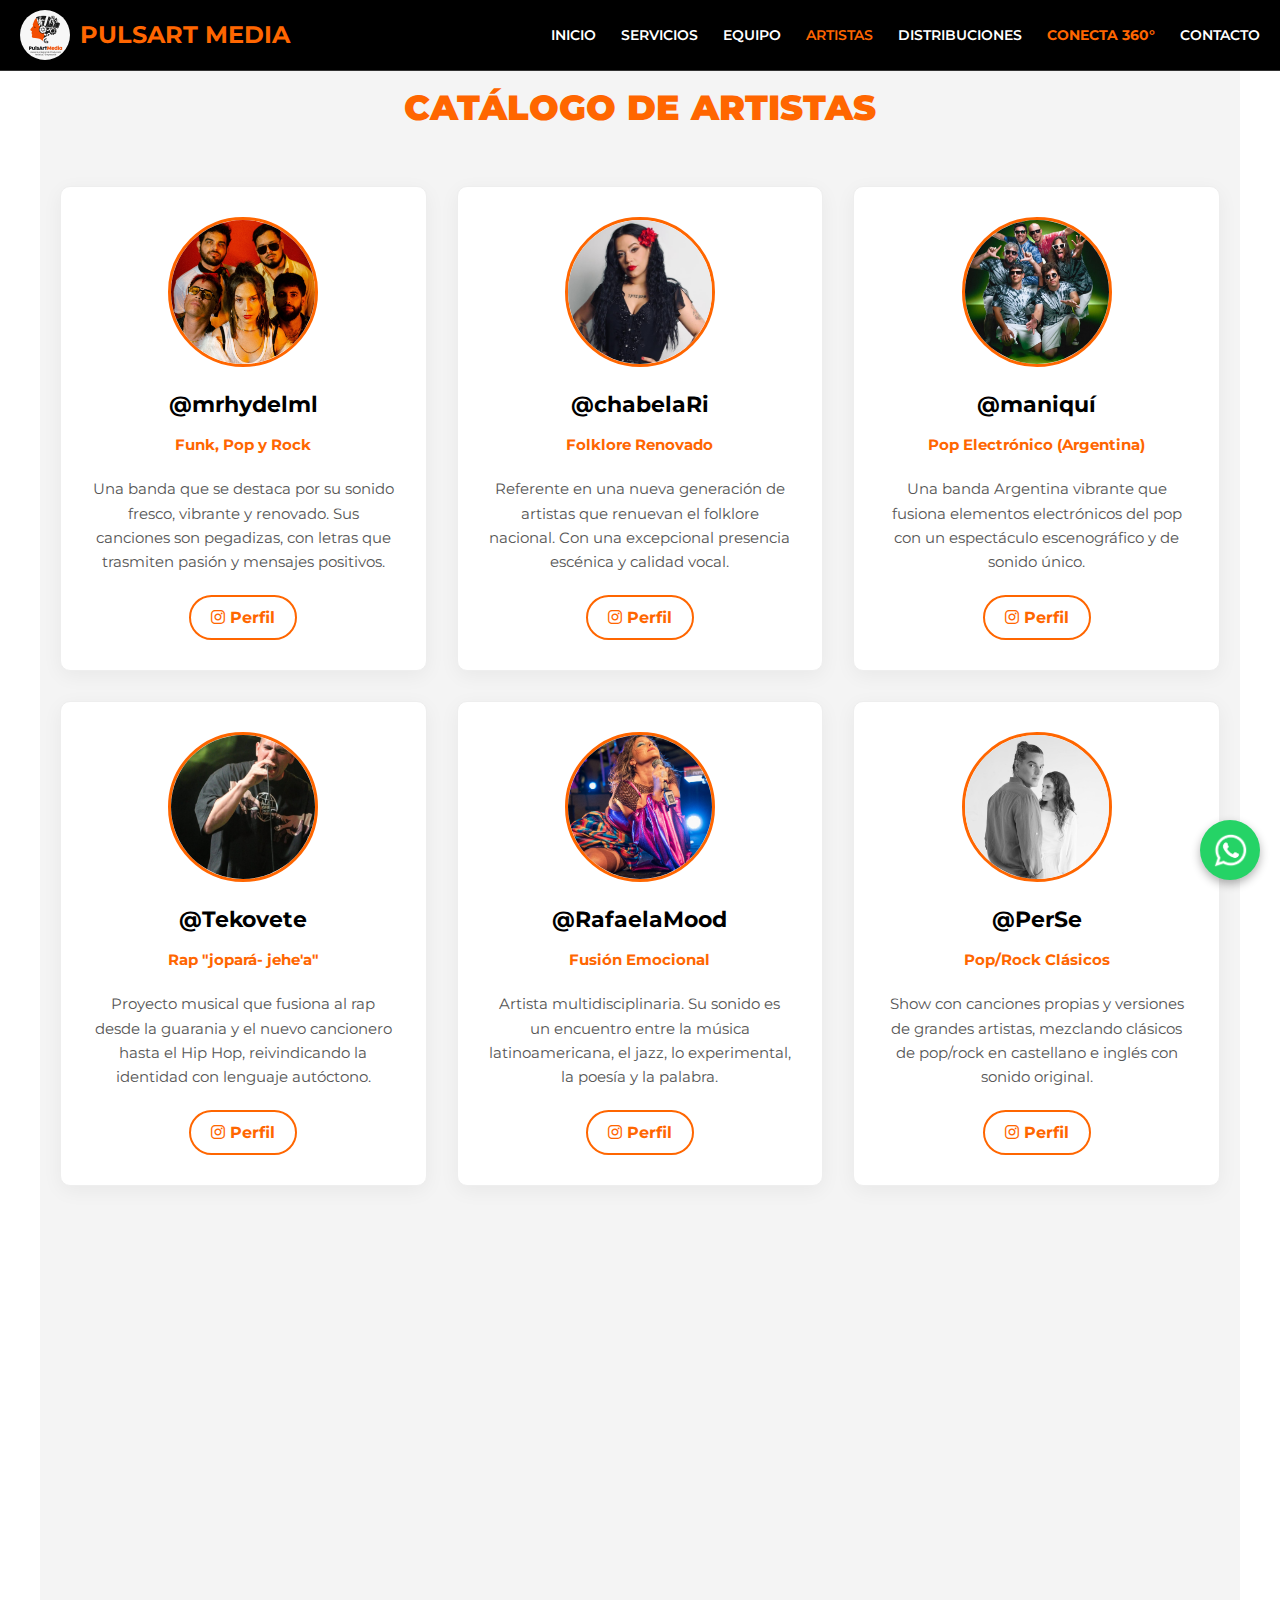
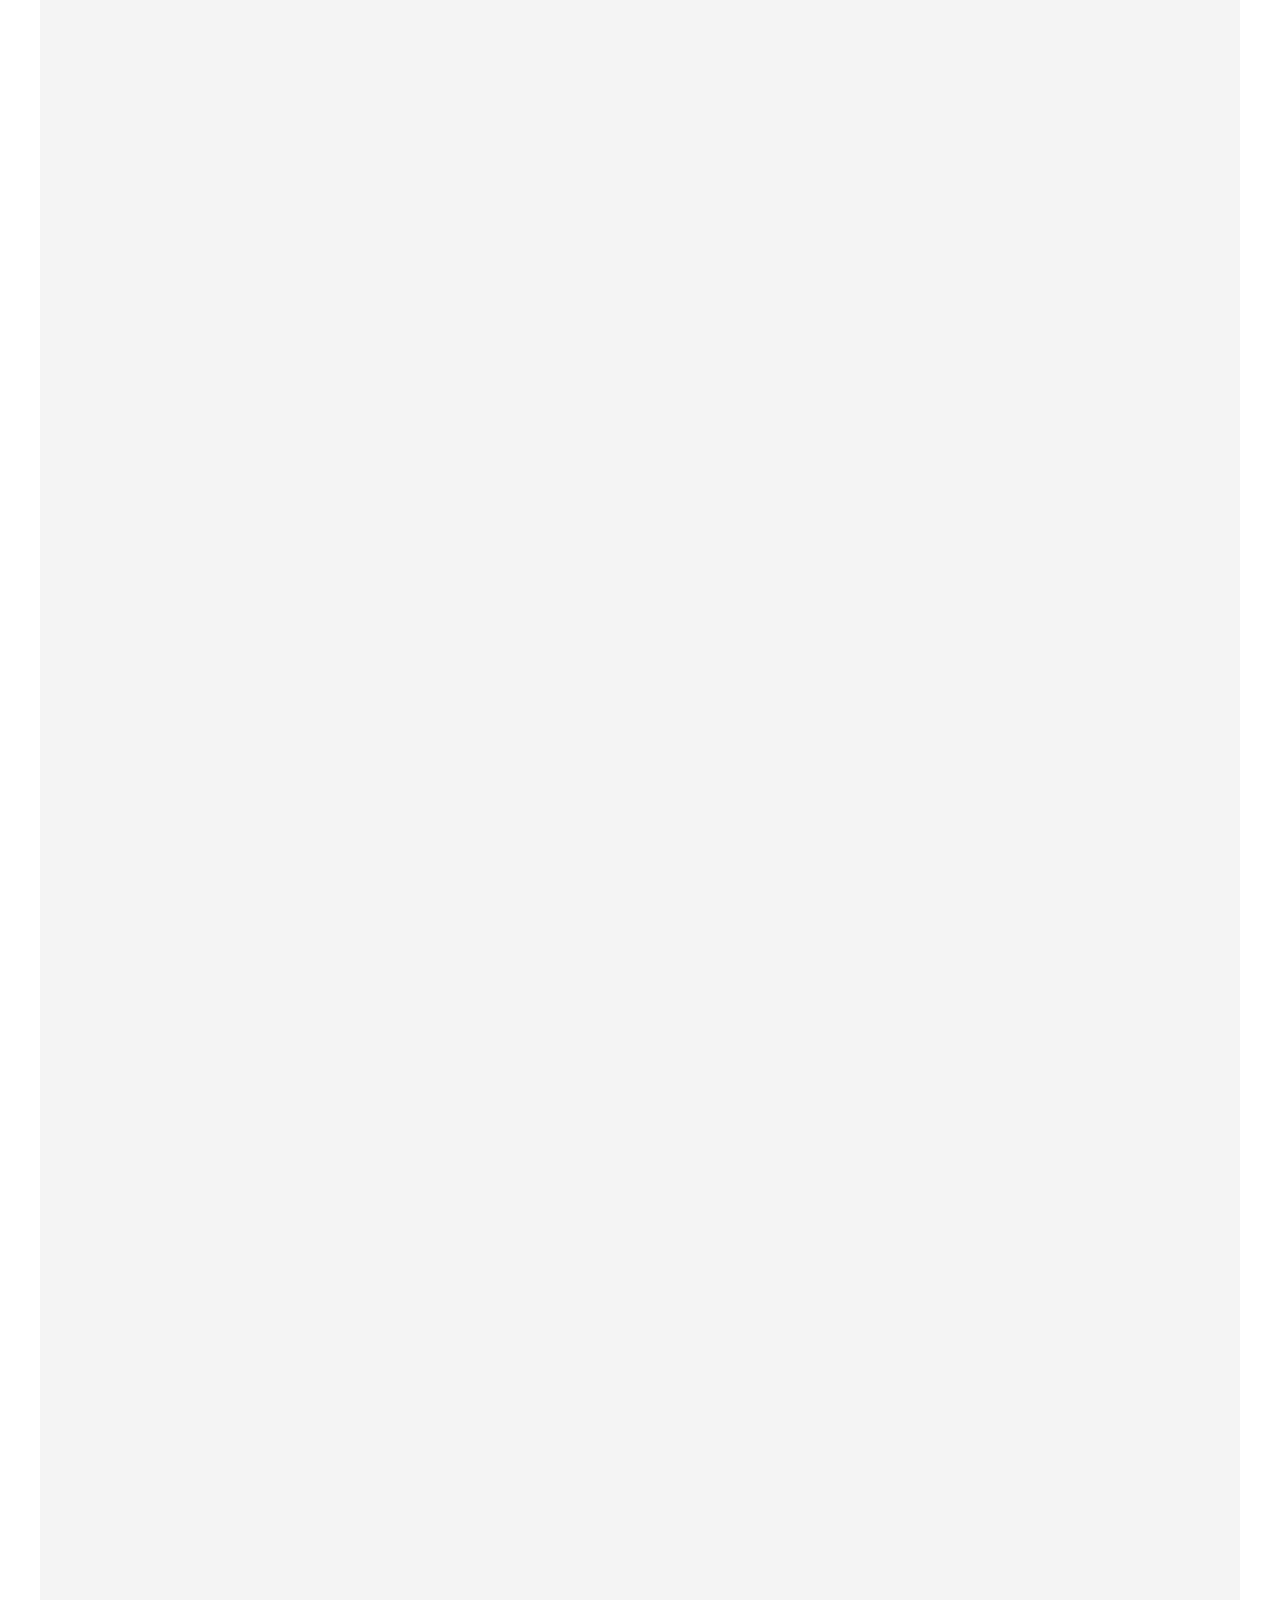
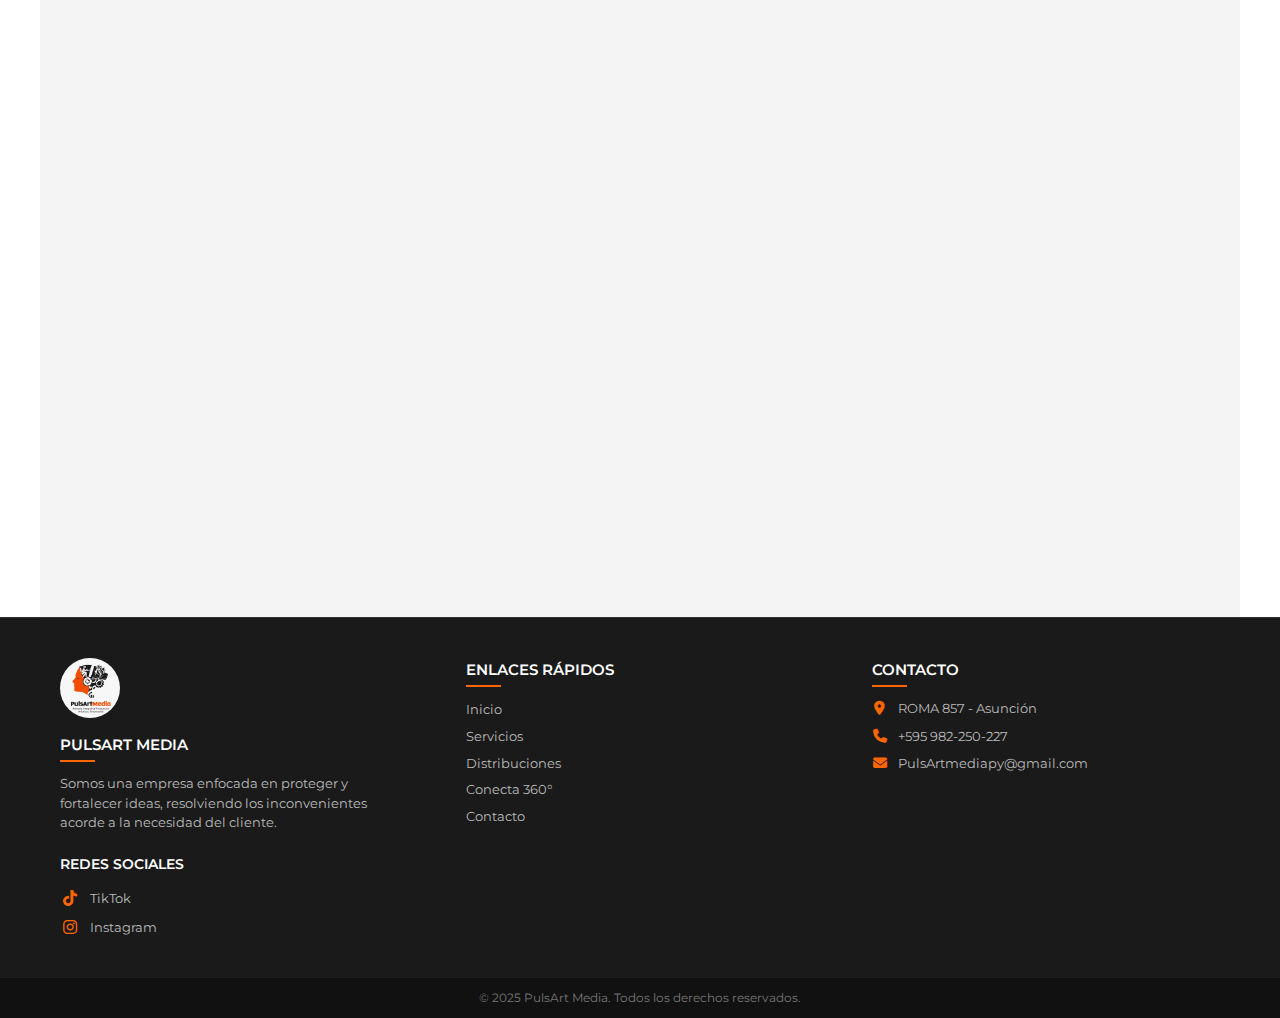
<file: galeria-imagenes.html>
<!DOCTYPE html>
<html lang="es">
<head>
    <meta charset="UTF-8">
    <meta name="viewport" content="width=device-width, initial-scale=1.0">
    <title>Catálogo de Artistas - PulsArt Media</title>
    <meta property="og:title" content="Catálogo de Artistas - PulsArt Media">
<meta property="og:description" content="Conoce el talento que impulsamos: Mr. Hyde, ChabelaRi, Tekovete, Maniquí y más. Rock, Folklore, Pop y Electrónica hechos en Paraguay.">
<meta property="og:image" content="https://pulsartmedia.com.py/img/pulsart-logo.png">
<meta property="og:url" content="https://pulsartmedia.com.py/galeria-imagenes.html">
<meta property="og:type" content="website">
<link rel="canonical" href="https://pulsartmedia.com.py/galeria-imagenes.html">
    <meta name="description" content="Explora el catálogo de artistas de PulsArt Media. Talento nacional en rock, folklore, pop, electrónica y más. Conoce a nuestros músicos y sus propuestas.">
    <link rel="stylesheet" href="css/style.css">
    <link href="https://fonts.googleapis.com/css2?family=Montserrat:wght@400;700;900&display=swap" rel="stylesheet">
    <link rel="icon" href="img/pulsart-logo.png" type="image/png">
<link rel="icon" href="img/pulsart-logo.png" sizes="192x192" type="image/png">
<link rel="apple-touch-icon" href="img/pulsart-logo.png">
    <link rel="stylesheet" href="https://cdnjs.cloudflare.com/ajax/libs/font-awesome/6.5.0/css/all.min.css">
</head>
<body>

    <header>
        <nav>
            <div class="nav-brand">
                <a href="index.html">
                    <img src="img/pulsart-logo.png" alt="Logo PulsArt Media">
                    PulsArt Media
                </a>
            </div>
            <button class="hamburger"><span></span><span></span><span></span></button>
            <ul class="nav-links">
                <li><a href="index.html">Inicio</a></li>
                <li><a href="servicios.html">Servicios</a></li>
                <li><a href="integrantes.html">Equipo</a></li>
                <li><a href="galeria-imagenes.html" class="active">Artistas</a></li>
                <li><a href="proyectos.html">Distribuciones</a></li>
                <li><a href="pulsart-crear.html" style="color: #FF6600; font-weight: bold;">Conecta 360°</a></li>
                <li><a href="sugerencias.html">Contacto</a></li>
            </ul>
        </nav>
    </header>

    <main class="section-padding bg-light">
        <h1 class="section-title">Catálogo de Artistas</h1>
        
        <div class="grid-container">
            
            <div class="card">
                <img src="img/artistas/mrhydelml.jpg" alt="Mr. Hyde" loading="lazy">
                <h3>@mrhydelml</h3>
                <p style="color:#FF6600; font-weight:700;">Funk, Pop y Rock</p>
                <p>Una banda que se destaca por su sonido fresco, vibrante y renovado. Sus canciones son pegadizas, con letras que trasmiten pasión y mensajes positivos.</p>
                <a href="https://www.instagram.com/mr.hydelml" target="_blank" class="btn-secondary"><i class="fab fa-instagram"></i> Perfil</a>
            </div>

            <div class="card">
                <img src="img/artistas/chabelari.jpg" alt="ChabelaRi" loading="lazy">
                <h3>@chabelaRi</h3>
                <p style="color:#FF6600; font-weight:700;">Folklore Renovado</p>
                <p>Referente en una nueva generación de artistas que renuevan el folklore nacional. Con una excepcional presencia escénica y calidad vocal.</p>
                <a href="https://www.instagram.com/chabela.ri" target="_blank" class="btn-secondary"><i class="fab fa-instagram"></i> Perfil</a>
            </div>

            <div class="card">
                <img src="img/artistas/maniqui.jpg" alt="Maniquí" loading="lazy">
                <h3>@maniquí</h3>
                <p style="color:#FF6600; font-weight:700;">Pop Electrónico (Argentina)</p>
                <p>Una banda Argentina vibrante que fusiona elementos electrónicos del pop con un espectáculo escenográfico y de sonido único.</p>
                <a href="https://www.instagram.com/maniqui.banda" target="_blank" class="btn-secondary"><i class="fab fa-instagram"></i> Perfil</a>
            </div>

            <div class="card">
                <img src="img/artistas/tekovete.jpg" alt="Tekovete" loading="lazy">
                <h3>@Tekovete</h3>
                <p style="color:#FF6600; font-weight:700;">Rap "jopará- jehe'a"</p>
                <p>Proyecto musical que fusiona al rap desde la guarania y el nuevo cancionero hasta el Hip Hop, reivindicando la identidad con lenguaje autóctono.</p>
                <a href="https://www.instagram.com/tekovete" target="_blank" class="btn-secondary"><i class="fab fa-instagram"></i> Perfil</a>
            </div>

            <div class="card">
                <img src="img/artistas/rafaelamood.jpg" alt="RafaelaMood" loading="lazy">
                <h3>@RafaelaMood</h3>
                <p style="color:#FF6600; font-weight:700;">Fusión Emocional</p>
                <p>Artista multidisciplinaria. Su sonido es un encuentro entre la música latinoamericana, el jazz, lo experimental, la poesía y la palabra.</p>
                <a href="https://www.instagram.com/RafaelaMood" target="_blank" class="btn-secondary"><i class="fab fa-instagram"></i> Perfil</a>
            </div>

            <div class="card">
                <img src="img/artistas/perse.jpg" alt="PerSe" loading="lazy">
                <h3>@PerSe</h3>
                <p style="color:#FF6600; font-weight:700;">Pop/Rock Clásicos</p>
                <p>Show con canciones propias y versiones de grandes artistas, mezclando clásicos de pop/rock en castellano e inglés con sonido original.</p>
                <a href="https://www.instagram.com/perse.py" target="_blank" class="btn-secondary"><i class="fab fa-instagram"></i> Perfil</a>
            </div>

            <div class="card">
                <img src="img/artistas/natmendoza.jpg" alt="Nat Mendoza" loading="lazy">
                <h3>@natmendozamusica</h3>
                <p style="color:#FF6600; font-weight:700;">Folclore Latinoamericano</p>
                <p>Voz que conjuga las cuerdas del contrabajo y poesía bilingüe (hispano-guaraní). Un viaje por el folclore de Latinoamérica.</p>
                <a href="https://www.instagram.com/natmendozamusica" target="_blank" class="btn-secondary"><i class="fab fa-instagram"></i> Perfil</a>
            </div>

            <div class="card">
                <img src="img/artistas/thenavegantes.jpg" alt="The Navegantes" loading="lazy">
                <h3>@TheNavegantes</h3>
                <p style="color:#FF6600; font-weight:700;">Indie Tropical</p>
                <p>Universo sonoro que combina neo-soul, reggae, rock y género urbano con ritmos latinoamericanos.</p>
                <a href="https://www.instagram.com/thenavegantes" target="_blank" class="btn-secondary"><i class="fab fa-instagram"></i> Perfil</a>
            </div>

            <div class="card">
                <img src="img/artistas/decibeles.jpg" alt="Decibeles" loading="lazy">
                <h3>@Decibelespy</h3>
                <p style="color:#FF6600; font-weight:700;">Rock Garajero</p>
                <p>Sonido rock garajero con toques de blues, baladas y psicodelia. Energía renovadora que transmite positivismo.</p>
                <a href="https://www.instagram.com/decibelespy" target="_blank" class="btn-secondary"><i class="fab fa-instagram"></i> Perfil</a>
            </div>

            <div class="card">
                <img src="img/artistas/djbalarix.jpg" alt="Dj Balarix" loading="lazy">
                <h3>@DjBalarix</h3>
                <p style="color:#FF6600; font-weight:700;">DJ - Trance, Techno, House</p>
                <p>Conecta con la escena electrónica del género Trance, Dark Psy trance, Progressive, Tech house, Afro-jazz house, Goa, entre otros.</p>
                <a href="https://www.instagram.com/bala.rix" target="_blank" class="btn-secondary"><i class="fab fa-instagram"></i> Perfil</a>
            </div>

            <div class="card">
                <img src="img/artistas/djexercitor.jpg" alt="Dj Exercitor" loading="lazy">
                <h3>@DjExercitor</h3>
                <p style="color:#FF6600; font-weight:700;">DJ - Hard Techno / Neo Rave</p>
                <p>DJ/productor con lanzamientos en sellos europeos. Su colaboración llegó al #1 en las listas Hard Dance/Neo Rave de Beatport.</p>
                <a href="https://www.instagram.com/exercitordj" target="_blank" class="btn-secondary"><i class="fab fa-instagram"></i> Perfil</a>
            </div>

            <div class="card">
                <img src="img/artistas/rodrigopampliega.jpg" alt="Rodrigo Pampliega" loading="lazy">
                <h3>@RodrigoPampliega</h3>
                <p style="color:#FF6600; font-weight:700;">Rock Nacional</p>
                <p>Figura apasionada y comprometida. Desde Dokma hasta su carrera solista, ha forjado un estilo propio en el rock nacional.</p>
                <a href="https://www.instagram.com/rdrigo_pampliega" target="_blank" class="btn-secondary"><i class="fab fa-instagram"></i> Perfil</a>
            </div>

            <div class="card">
                <img src="img/artistas/huguitoruiz.jpg" alt="Huguito Ruiz" loading="lazy">
                <h3>@huguitoruiz</h3>
                <p style="color:#FF6600; font-weight:700;">Covers Rock 80s & 90s</p>
                <p>Agrupación dedicada a revivir los mejores éxitos del rock de los 80s & 90s y música actual. Experiencia inolvidable.</p>
                <a href="https://www.instagram.com/huguitoruiz" target="_blank" class="btn-secondary"><i class="fab fa-instagram"></i> Perfil</a>
            </div>

            <div class="card">
                <img src="img/artistas/lauynayduo.jpg" alt="Lau y Nay" loading="lazy">
                <h3>@lauynayduo</h3>
                <p style="color:#FF6600; font-weight:700;">Covers Pop / Ambientación</p>
                <p>Dúo de chicas que crean una experiencia auditiva. Pop en inglés y español, música latina y clásicos. Ideal para bodas y eventos.</p>
                <a href="https://www.instagram.com/lauynayduo" target="_blank" class="btn-secondary"><i class="fab fa-instagram"></i> Perfil</a>
            </div>

            <div class="card">
                <img src="img/artistas/trilogiavallenata.jpg" alt="Trilogia Vallenata" loading="lazy">
                <h3>@Trilogia Vallenata</h3>
                <p style="color:#FF6600; font-weight:700;">Vallenato en Vivo</p>
                <p>Fuerza de los clásicos y frescura de nuevas interpretaciones. Recorrido musical por los temas más representativos del género.</p>
                <a href="https://www.instagram.com/latrilogiavallenata" target="_blank" class="btn-secondary"><i class="fab fa-instagram"></i> Perfil</a>
            </div>

            <div class="card">
                <img src="img/artistas/armanegra.jpg" alt="Armanegra" loading="lazy">
                <h3>@armanegra_py</h3>
                <p style="color:#FF6600; font-weight:700;">Música Norteña Mexicana</p>
                <p>Influencia norteña mexicana con identidad cordillerana. Influencias marcadas por agrupaciones como Frontera y Bronco.</p>
                <a href="https://www.instagram.com/armanegra_py" target="_blank" class="btn-secondary"><i class="fab fa-instagram"></i> Perfil</a>
            </div>

            <div class="card">
                <img src="img/artistas/innuendo.jpg" alt="Innuendo" loading="lazy">
                <h3>@Innuendobandpy</h3>
                <p style="color:#FF6600; font-weight:700;">Cover a Queen</p>
                <p>Desde 2014 recorriendo escenarios del país. Sus shows destacan por la conexión con el público y el cuidado musical.</p>
                <a href="https://www.instagram.com/innuendobandpy" target="_blank" class="btn-secondary"><i class="fab fa-instagram"></i> Perfil</a>
            </div>

            <div class="card">
                <img src="img/artistas/pandemia.jpg" alt="Pandemia" loading="lazy">
                <h3>@Pandemia</h3>
                <p style="color:#FF6600; font-weight:700;">Punk Rock</p>
                <p>Punk rock de vieja escuela que toca clásicos y transforma músicas modernas a su estilo lleno de adrenalina.</p>
                <a href="https://www.instagram.com/pandemia_py" target="_blank" class="btn-secondary"><i class="fab fa-instagram"></i> Perfil</a>
            </div>

            <div class="card">
                <img src="img/artistas/tortumusic.jpg" alt="Tortu Music" loading="lazy">
                <h3>@tortumusic_</h3>
                <p style="color:#FF6600; font-weight:700;">Covers Cumbia / Rock Argentino</p>
                <p>Estilo caracterizado por llevar la fiesta y armonía. Especialidad en covers de Rock Argentino, ritmos latinos y cumbia.</p>
                <a href="https://www.instagram.com/tortumusic_" target="_blank" class="btn-secondary"><i class="fab fa-instagram"></i> Perfil</a>
            </div>

            <div class="card">
                <img src="img/artistas/magobabril.jpg" alt="Mago Babril" loading="lazy">
                <h3>@magobabril</h3>
                <p style="color:#FF6600; font-weight:700;">Entretenimiento y Espectáculos</p>
                <p>Artista y figura apasionada, comprometida con el arte y el entretenimiento.</p>
                <a href="https://www.instagram.com/magobabril" target="_blank" class="btn-secondary"><i class="fab fa-instagram"></i> Perfil</a>
            </div>

        </div>
    </main>

<footer>
    <div class="footer-container">
        <div class="footer-col">
            <img src="img/pulsart-logo.png" alt="Logo PulsArt" class="footer-logo">
            
            <h4>PulsArt Media</h4>
            <p>Somos una empresa enfocada en proteger y fortalecer ideas, resolviendo los inconvenientes acorde a la necesidad del cliente.</p>
            
            <div class="social-links">
                <h4>Redes Sociales</h4>
                <a href="https://www.tiktok.com/@pulsart.media?_r=1&_t=ZM-91xQApFDO04"><i class="fab fa-tiktok"></i>TikTok</a>
                <a href="https://www.instagram.com/pulsart.mediapy"><i class="fab fa-instagram"></i>Instagram</a>
            </div>
        </div>

        <div class="footer-col">
            <h4>Enlaces Rápidos</h4>
            <ul>
                <li><a href="index.html">Inicio</a></li>
                <li><a href="servicios.html">Servicios</a></li>
                <li><a href="proyectos.html">Distribuciones</a></li>
                <li><a href="pulsart-crear.html">Conecta 360°</a></li>
                <li><a href="sugerencias.html">Contacto</a></li>
            </ul>
        </div>

        <div class="footer-col">
            <h4>Contacto</h4>
            <p><i class="fas fa-map-marker-alt"></i> ROMA 857 - Asunción</p>
            <p><i class="fas fa-phone"></i> +595 982-250-227</p>
            <p><i class="fas fa-envelope"></i> PulsArtmediapy@gmail.com</p>
        </div>
    </div>

    <div class="copyright">
        <p>© 2025 PulsArt Media. Todos los derechos reservados.</p>
    </div>
</footer>
 <a href="https://api.whatsapp.com/send?phone=595982250227" class="whatsapp-float" target="_blank" aria-label="Chat WhatsApp">
        <img src="img/whatsapp.png" alt="WhatsApp" class="whatsapp-icon">
    </a>
    <button id="btn-back-to-top" title="Volver arriba">↑</button>
    <script src="js/script.js"></script>
</body>
</html>
</file>
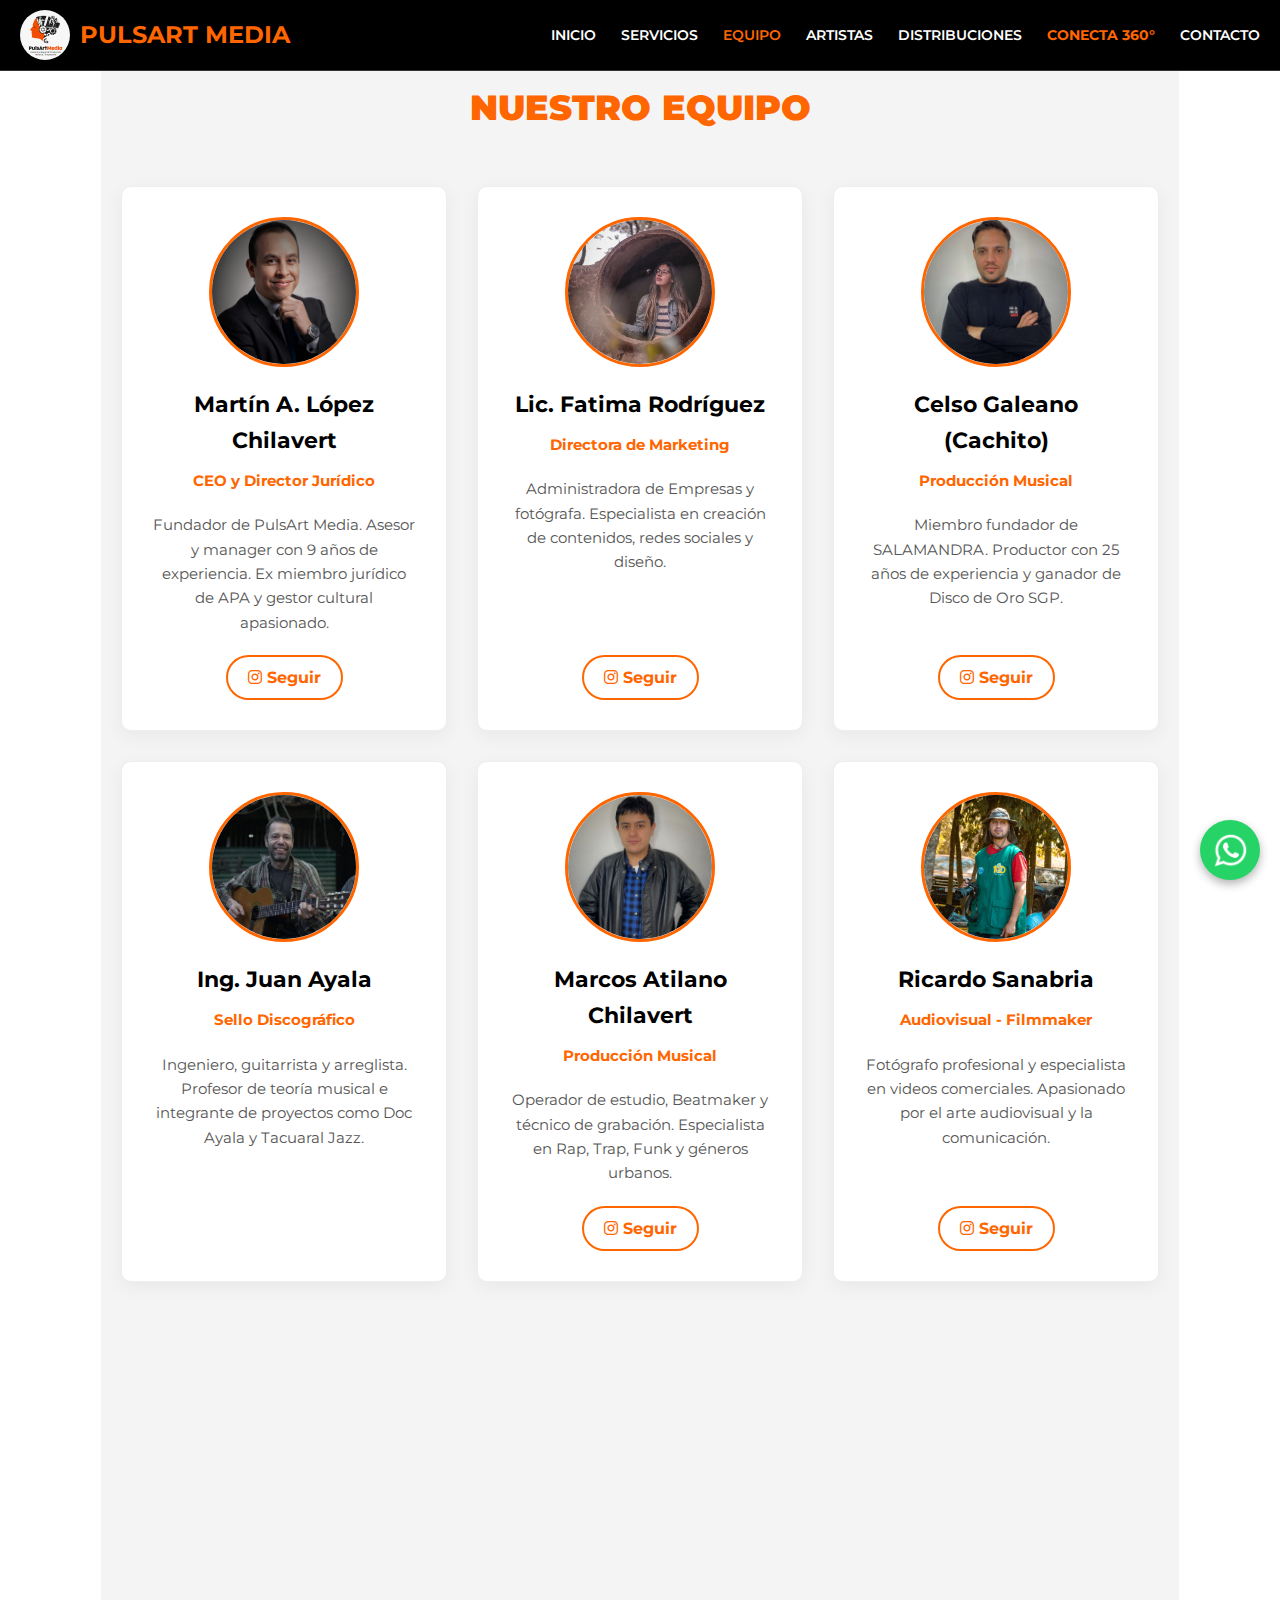
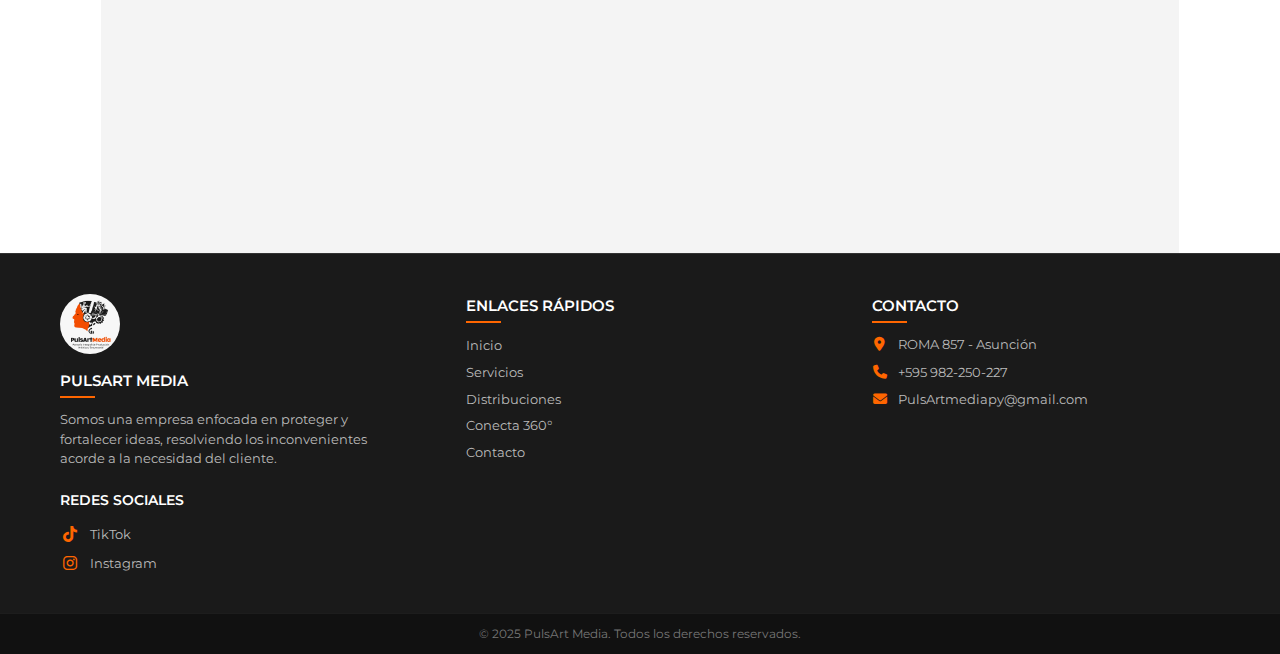
<file: integrantes.html>
<!DOCTYPE html>
<html lang="es">
<head>
    <meta charset="UTF-8">
    <meta name="viewport" content="width=device-width, initial-scale=1.0">
    <title>Nuestro Equipo - PulsArt Media</title>
    <meta property="og:title" content="Nuestro Equipo - PulsArt Media">
<meta property="og:description" content="Conoce a los profesionales detrás de tus proyectos. Expertos en derecho de autor, producción musical, marketing y audiovisual listos para asesorarte.">
<meta property="og:image" content="https://pulsartmedia.com.py/img/pulsart-logo.png">
<meta property="og:url" content="https://pulsartmedia.com.py/integrantes.html">
<meta property="og:type" content="website">
<link rel="canonical" href="https://pulsartmedia.com.py/integrantes.html">
    <meta name="description" content="Conoce al equipo profesional de PulsArt Media. Expertos en propiedad intelectual, producción musical, marketing y audiovisual dedicados a impulsar tu carrera.">
    <link rel="stylesheet" href="css/style.css">
    <link href="https://fonts.googleapis.com/css2?family=Montserrat:wght@400;700;900&display=swap" rel="stylesheet">
    <link rel="icon" href="img/pulsart-logo.png" type="image/png">
<link rel="icon" href="img/pulsart-logo.png" sizes="192x192" type="image/png">
<link rel="apple-touch-icon" href="img/pulsart-logo.png">
    <link rel="stylesheet" href="https://cdnjs.cloudflare.com/ajax/libs/font-awesome/6.5.0/css/all.min.css">
</head>
<body>

    <header>
        <nav>
            <div class="nav-brand">
                <a href="index.html">
                    <img src="img/pulsart-logo.png" alt="Logo PulsArt Media">
                    PulsArt Media
                </a>
            </div>
            <button class="hamburger"><span></span><span></span><span></span></button>
            <ul class="nav-links">
                <li><a href="index.html">Inicio</a></li>
                <li><a href="servicios.html">Servicios</a></li>
                <li><a href="integrantes.html" class="active">Equipo</a></li>
                <li><a href="galeria-imagenes.html">Artistas</a></li>
                <li><a href="proyectos.html">Distribuciones</a></li>
                <li><a href="pulsart-crear.html" style="color: #FF6600; font-weight: bold;">Conecta 360°</a></li>
                <li><a href="sugerencias.html">Contacto</a></li>
            </ul>
        </nav>
    </header>

    <main class="section-padding bg-light">
        <h1 class="section-title">Nuestro Equipo</h1>
        
        <div class="grid-container">
            
            <div class="card">
                <img src="img/equipo/martin-lopez.jpg" alt="Martín A. López Chilavert" loading="lazy">
                <h3>Martín A. López Chilavert</h3>
                <p style="font-weight:700; color:#FF6600;">CEO y Director Jurídico</p>
                <p>Fundador de PulsArt Media. Asesor y manager con 9 años de experiencia. Ex miembro jurídico de APA y gestor cultural apasionado.</p>
                <a href="https://www.instagram.com/martin_lopezch/" target="_blank" class="btn-secondary"><i class="fab fa-instagram"></i> Seguir</a>
            </div>

            <div class="card">
                <img src="img/equipo/fatima-rodriguez.jpg" alt="Lic. Fatima Rodríguez" loading="lazy">
                <h3>Lic. Fatima Rodríguez</h3>
                <p style="font-weight:700; color:#FF6600;">Directora de Marketing</p>
                <p>Administradora de Empresas y fotógrafa. Especialista en creación de contenidos, redes sociales y diseño.</p>
                <a href="https://www.instagram.com/7farodriguez/" target="_blank" class="btn-secondary"><i class="fab fa-instagram"></i> Seguir</a>
            </div>

            <div class="card">
                <img src="img/equipo/celso-galeano.jpg" alt="Celso Galeano" loading="lazy">
                <h3>Celso Galeano (Cachito)</h3>
                <p style="font-weight:700; color:#FF6600;">Producción Musical</p>
                <p>Miembro fundador de SALAMANDRA. Productor con 25 años de experiencia y ganador de Disco de Oro SGP.</p>
                <a href="https://www.instagram.com/cachito_galeano/" target="_blank" class="btn-secondary"><i class="fab fa-instagram"></i> Seguir</a>
            </div>

            <div class="card">
                <img src="img/equipo/juan-ayala.jpg" alt="Ing. Juan Ayala" loading="lazy">
                <h3>Ing. Juan Ayala</h3>
                <p style="font-weight:700; color:#FF6600;">Sello Discográfico</p>
                <p>Ingeniero, guitarrista y arreglista. Profesor de teoría musical e integrante de proyectos como Doc Ayala y Tacuaral Jazz.</p>
            </div>

            <div class="card">
                <img src="img/equipo/marcos-chilavert.jpg" alt="Marcos Atilano Chilavert" loading="lazy">
                <h3>Marcos Atilano Chilavert</h3>
                <p style="font-weight:700; color:#FF6600;">Producción Musical</p>
                <p>Operador de estudio, Beatmaker y técnico de grabación. Especialista en Rap, Trap, Funk y géneros urbanos.</p>
                <a href="https://www.instagram.com/marcosatilanomusic/" target="_blank" class="btn-secondary"><i class="fab fa-instagram"></i> Seguir</a>
            </div>

            <div class="card">
                <img src="img/equipo/ricardo-sanabria.jpg" alt="Ricardo Sanabria" loading="lazy">
                <h3>Ricardo Sanabria</h3>
                <p style="font-weight:700; color:#FF6600;">Audiovisual - Filmmaker</p>
                <p>Fotógrafo profesional y especialista en videos comerciales. Apasionado por el arte audiovisual y la comunicación.</p>
                <a href="https://www.instagram.com/sanabria.ricardo/" target="_blank" class="btn-secondary"><i class="fab fa-instagram"></i> Seguir</a>
            </div>

            <div class="card">
                <img src="img/equipo/ernesto-lopez.jpg" alt="Ernesto López Rosso" loading="lazy">
                <h3>Ernesto López Rosso</h3>
                <p style="font-weight:700; color:#FF6600;">Audiovisual - Filmmaker</p>
                <p>Fotógrafo, guionista y productor de cortometrajes. Editor con vasta experiencia y entrega total.</p>
                <a href="https://www.instagram.com/tiwi_py/" target="_blank" class="btn-secondary"><i class="fab fa-instagram"></i> Seguir</a>
            </div>

        </div>
    </main>

<footer>
    <div class="footer-container">
        <div class="footer-col">
            <img src="img/pulsart-logo.png" alt="Logo PulsArt" class="footer-logo">
            
            <h4>PulsArt Media</h4>
            <p>Somos una empresa enfocada en proteger y fortalecer ideas, resolviendo los inconvenientes acorde a la necesidad del cliente.</p>
            
            <div class="social-links">
                <h4>Redes Sociales</h4>
                <a href="https://www.tiktok.com/@pulsart.media?_r=1&_t=ZM-91xQApFDO04"><i class="fab fa-tiktok"></i>TikTok</a>
                <a href="https://www.instagram.com/pulsart.mediapy"><i class="fab fa-instagram"></i>Instagram</a>
            </div>
        </div>

        <div class="footer-col">
            <h4>Enlaces Rápidos</h4>
            <ul>
                <li><a href="index.html">Inicio</a></li>
                <li><a href="servicios.html">Servicios</a></li>
                <li><a href="proyectos.html">Distribuciones</a></li>
                <li><a href="pulsart-crear.html">Conecta 360°</a></li>
                <li><a href="sugerencias.html">Contacto</a></li>
            </ul>
        </div>

        <div class="footer-col">
            <h4>Contacto</h4>
            <p><i class="fas fa-map-marker-alt"></i> ROMA 857 - Asunción</p>
            <p><i class="fas fa-phone"></i> +595 982-250-227</p>
            <p><i class="fas fa-envelope"></i> PulsArtmediapy@gmail.com</p>
        </div>
    </div>

    <div class="copyright">
        <p>© 2025 PulsArt Media. Todos los derechos reservados.</p>
    </div>
</footer>
 <a href="https://api.whatsapp.com/send?phone=595982250227" class="whatsapp-float" target="_blank" aria-label="Chat WhatsApp">
        <img src="img/whatsapp.png" alt="WhatsApp" class="whatsapp-icon">
    </a>
    <button id="btn-back-to-top" title="Volver arriba">↑</button>
    <script src="js/script.js"></script>
</body>
</html>
</file>
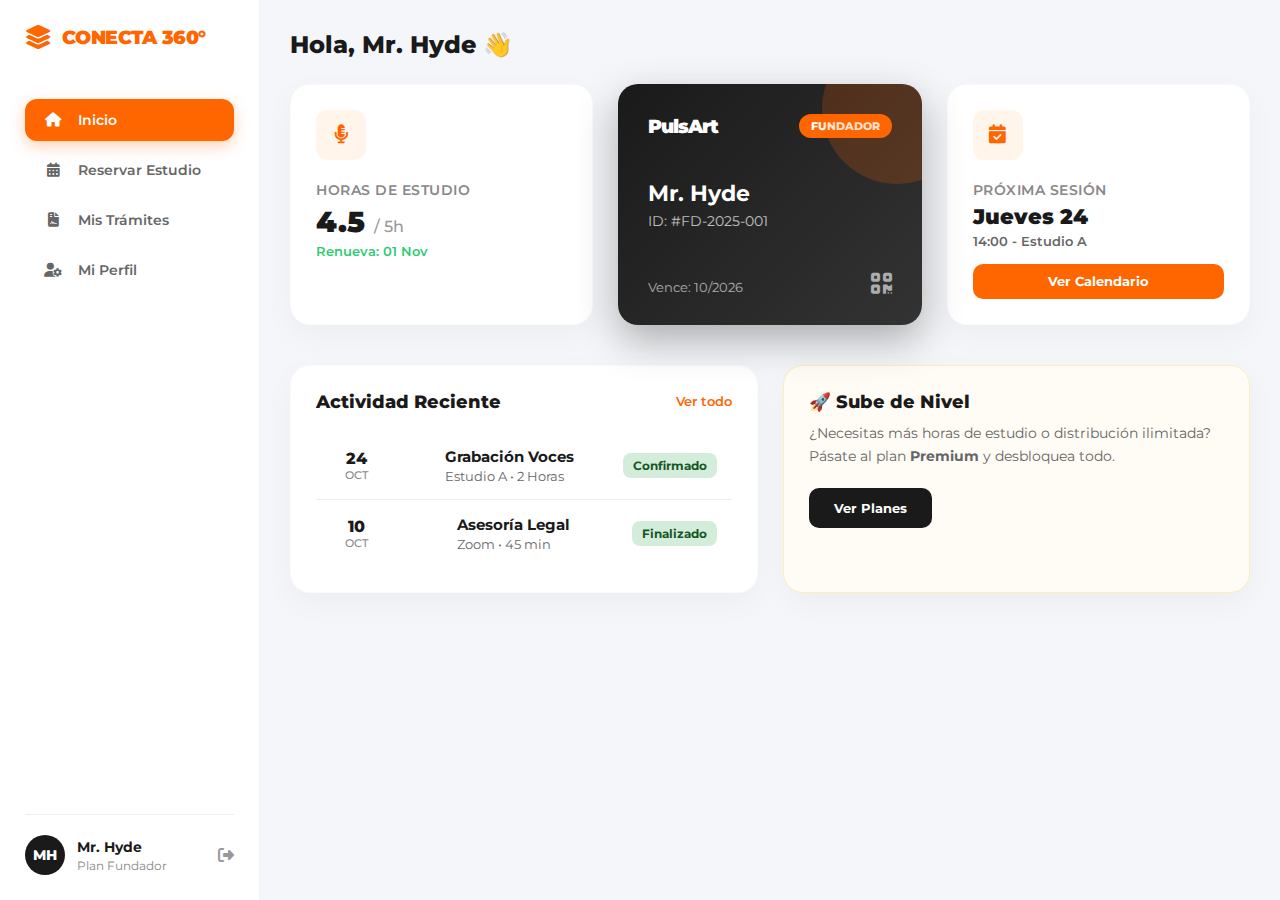
<file: panel-miembros.html>
<!DOCTYPE html>
<html lang="es">
<head>
    <meta charset="UTF-8">
    <meta name="viewport" content="width=device-width, initial-scale=1.0">
    <title>Mi Panel - Conecta 360°</title>
    <link href="https://fonts.googleapis.com/css2?family=Montserrat:wght@400;500;700;800;900&display=swap" rel="stylesheet">
    <link rel="stylesheet" href="https://cdnjs.cloudflare.com/ajax/libs/font-awesome/6.5.0/css/all.min.css">
    
    <style>
        :root {
            --brand-primary: #FF6600;
            --brand-dark: #1a1a1a;
            --bg-light: #f4f6f9;
            --white: #ffffff;
            --text-gray: #666;
            --sidebar-width: 260px;
        }

        * { margin: 0; padding: 0; box-sizing: border-box; font-family: 'Montserrat', sans-serif; }
        
        body { background-color: var(--bg-light); color: var(--brand-dark); height: 100vh; display: flex; overflow: hidden; }

        /* --- SIDEBAR --- */
        .sidebar {
            width: var(--sidebar-width);
            background: var(--white);
            height: 100%;
            border-right: 1px solid rgba(0,0,0,0.05);
            display: flex;
            flex-direction: column;
            padding: 25px;
            position: fixed;
            left: 0; top: 0; bottom: 0;
            z-index: 100;
            transition: transform 0.3s ease;
        }
        .brand {
            display: flex; align-items: center; gap: 10px;
            margin-bottom: 50px;
            color: var(--brand-primary);
            font-weight: 900;
            font-size: 1.2rem;
            letter-spacing: -0.5px;
        }
        .brand i { font-size: 1.5rem; }

        .nav-menu { list-style: none; flex: 1; }
        .nav-item { margin-bottom: 8px; }
        .nav-link {
            display: flex; align-items: center; gap: 15px;
            padding: 12px 18px;
            text-decoration: none;
            color: var(--text-gray);
            font-weight: 600;
            border-radius: 12px;
            transition: all 0.2s;
            font-size: 0.9rem;
        }
        .nav-link:hover { background: #fff5eb; color: var(--brand-primary); }
        .nav-link.active { 
            background: var(--brand-primary); 
            color: white; 
            box-shadow: 0 5px 15px rgba(255, 102, 0, 0.3);
        }
        .nav-link i { width: 20px; text-align: center; }

        .user-mini-profile {
            margin-top: auto;
            display: flex; align-items: center; gap: 12px;
            padding-top: 20px;
            border-top: 1px solid #eee;
        }
        .avatar {
            width: 40px; height: 40px;
            background: var(--brand-dark);
            color: white;
            border-radius: 50%;
            display: flex; justify-content: center; align-items: center;
            font-weight: 800;
            font-size: 0.9rem;
        }
        .user-info h4 { font-size: 0.9rem; margin-bottom: 2px; }
        .user-info span { font-size: 0.75rem; color: #888; display: block; }

        /* --- MAIN CONTENT --- */
        .main-content {
            flex: 1;
            margin-left: var(--sidebar-width);
            padding: 30px;
            overflow-y: auto;
            height: 100vh;
        }

        /* Header Móvil */
        .mobile-header {
            display: none; justify-content: space-between; align-items: center;
            padding: 15px 20px; background: white; margin-bottom: 20px;
            border-radius: 15px; box-shadow: 0 5px 15px rgba(0,0,0,0.03);
        }

        /* --- WIDGETS --- */
        .section-title { font-size: 1.5rem; font-weight: 800; margin-bottom: 25px; }
        
        .stats-grid {
            display: grid; grid-template-columns: repeat(auto-fit, minmax(240px, 1fr));
            gap: 25px; margin-bottom: 40px;
        }
        .card {
            background: white; border-radius: 20px; padding: 25px;
            box-shadow: 0 10px 30px rgba(0,0,0,0.04);
            border: 1px solid rgba(0,0,0,0.02);
            transition: transform 0.2s;
        }
        .card:hover { transform: translateY(-5px); }
        
        .card-icon {
            width: 50px; height: 50px; border-radius: 12px;
            background: #fff5eb; color: var(--brand-primary);
            display: flex; justify-content: center; align-items: center;
            font-size: 1.2rem; margin-bottom: 20px;
        }
        .card-label { color: #888; font-size: 0.85rem; font-weight: 600; text-transform: uppercase; letter-spacing: 0.5px; }
        .card-value { font-size: 1.8rem; font-weight: 900; margin-top: 5px; color: var(--brand-dark); }
        .card-sub { font-size: 0.8rem; color: #2ecc71; font-weight: 600; margin-top: 5px; display: block; }

        /* --- CARNET DIGITAL (NUEVO) --- */
        .digital-id-card {
            background: linear-gradient(135deg, #1a1a1a 0%, #333 100%);
            color: white; border-radius: 20px; padding: 30px;
            position: relative; overflow: hidden;
            min-height: 220px; display: flex; flex-direction: column; justify-content: space-between;
            box-shadow: 0 15px 40px rgba(0,0,0,0.3);
        }
        .digital-id-card::before {
            content: ''; position: absolute; top: -50px; right: -50px;
            width: 150px; height: 150px; background: var(--brand-primary);
            opacity: 0.2; border-radius: 50%;
        }
        .id-header { display: flex; justify-content: space-between; align-items: start; }
        .id-logo { font-weight: 900; letter-spacing: -1px; font-size: 1.2rem; }
        .id-badge { background: var(--brand-primary); padding: 5px 12px; border-radius: 20px; font-size: 0.7rem; font-weight: 800; text-transform: uppercase; }
        .id-user h3 { font-size: 1.4rem; margin-bottom: 5px; }
        .id-user p { font-size: 0.9rem; opacity: 0.7; }
        .id-footer { display: flex; justify-content: space-between; align-items: end; font-size: 0.8rem; opacity: 0.6; font-family: monospace; }

        /* --- RESERVAS --- */
        .booking-list { list-style: none; }
        .booking-item {
            display: flex; align-items: center; justify-content: space-between;
            padding: 15px; border-bottom: 1px solid #eee;
        }
        .booking-item:last-child { border-bottom: none; }
        .booking-date { font-weight: 800; color: var(--brand-dark); text-align: center; margin-right: 15px; width: 50px; }
        .booking-date span { display: block; font-size: 0.7rem; color: #888; font-weight: 500; }
        .booking-info h5 { margin-bottom: 3px; font-size: 0.95rem; }
        .booking-info p { font-size: 0.8rem; color: #666; }
        .status-badge { padding: 5px 10px; border-radius: 8px; font-size: 0.75rem; font-weight: 700; }
        .status-confirmed { background: #d4edda; color: #155724; }
        .status-pending { background: #fff3cd; color: #856404; }

        /* --- UTILS --- */
        .btn-primary {
            background: var(--brand-primary); color: white; border: none;
            padding: 12px 25px; border-radius: 10px; font-weight: 700;
            cursor: pointer; transition: 0.3s; text-decoration: none; display: inline-block;
        }
        .btn-primary:hover { background: #e55c00; box-shadow: 0 5px 15px rgba(255, 102, 0, 0.2); }

        .view-section { display: none; animation: fadeIn 0.3s ease; }
        .view-section.active { display: block; }
        @keyframes fadeIn { from { opacity: 0; transform: translateY(10px); } to { opacity: 1; transform: translateY(0); } }

        /* --- RESPONSIVE --- */
        @media (max-width: 768px) {
            .sidebar { transform: translateX(-100%); }
            .sidebar.open { transform: translateX(0); }
            .main-content { margin-left: 0; padding: 20px; }
            .mobile-header { display: flex; }
            .overlay {
                display: none; position: fixed; top: 0; left: 0; width: 100%; height: 100%;
                background: rgba(0,0,0,0.5); z-index: 90;
            }
            .overlay.active { display: block; }
        }
    </style>
</head>
<body>

    <div class="overlay" onclick="toggleSidebar()"></div>

    <nav class="sidebar" id="sidebar">
        <div class="brand">
            <i class="fas fa-layer-group"></i> CONECTA 360°
        </div>
        
        <ul class="nav-menu">
            <li class="nav-item">
                <a href="#" class="nav-link active" onclick="showSection('dashboard', this)">
                    <i class="fas fa-home"></i> Inicio
                </a>
            </li>
            <li class="nav-item">
                <a href="#" class="nav-link" onclick="showSection('reservas', this)">
                    <i class="fas fa-calendar-alt"></i> Reservar Estudio
                </a>
            </li>
            <li class="nav-item">
                <a href="#" class="nav-link" onclick="showSection('tramites', this)">
                    <i class="fas fa-file-contract"></i> Mis Trámites
                </a>
            </li>
            <li class="nav-item">
                <a href="#" class="nav-link" onclick="showSection('perfil', this)">
                    <i class="fas fa-user-cog"></i> Mi Perfil
                </a>
            </li>
        </ul>

        <div class="user-mini-profile">
            <div class="avatar">MH</div>
            <div class="user-info">
                <h4>Mr. Hyde</h4>
                <span>Plan Fundador</span>
            </div>
            <a href="index.html" style="margin-left: auto; color: #999;"><i class="fas fa-sign-out-alt"></i></a>
        </div>
    </nav>

    <main class="main-content">
        
        <div class="mobile-header">
            <div style="font-weight: 800; color: var(--brand-primary);">CONECTA 360°</div>
            <button onclick="toggleSidebar()" style="background:none; border:none; font-size: 1.2rem;"><i class="fas fa-bars"></i></button>
        </div>

        <div id="dashboard" class="view-section active">
            <h2 class="section-title">Hola, Mr. Hyde 👋</h2>
            
            <div class="stats-grid">
                <div class="card">
                    <div class="card-icon"><i class="fas fa-microphone-alt"></i></div>
                    <span class="card-label">Horas de Estudio</span>
                    <div class="card-value">4.5 <span style="font-size: 1rem; color: #999; font-weight: 500;">/ 5h</span></div>
                    <span class="card-sub">Renueva: 01 Nov</span>
                </div>

                <div class="digital-id-card">
                    <div class="id-header">
                        <div class="id-logo">PulsArt</div>
                        <div class="id-badge">Fundador</div>
                    </div>
                    <div class="id-user">
                        <h3>Mr. Hyde</h3>
                        <p>ID: #FD-2025-001</p>
                    </div>
                    <div class="id-footer">
                        <span>Vence: 10/2026</span>
                        <i class="fas fa-qrcode" style="font-size: 1.5rem;"></i>
                    </div>
                </div>

                <div class="card">
                    <div class="card-icon"><i class="fas fa-calendar-check"></i></div>
                    <span class="card-label">Próxima Sesión</span>
                    <div class="card-value" style="font-size: 1.3rem;">Jueves 24</div>
                    <span class="card-sub" style="color: #666;">14:00 - Estudio A</span>
                    <button class="btn-primary" style="margin-top: 15px; width: 100%; font-size: 0.8rem; padding: 10px;">Ver Calendario</button>
                </div>
            </div>

            <div style="display: grid; grid-template-columns: repeat(auto-fit, minmax(300px, 1fr)); gap: 25px;">
                <div class="card">
                    <div style="display: flex; justify-content: space-between; align-items: center; margin-bottom: 20px;">
                        <h3 style="font-size: 1.1rem; font-weight: 800;">Actividad Reciente</h3>
                        <a href="#" style="color: var(--brand-primary); font-size: 0.8rem; font-weight: 600; text-decoration: none;">Ver todo</a>
                    </div>
                    <ul class="booking-list">
                        <li class="booking-item">
                            <div class="booking-date">24<span>OCT</span></div>
                            <div class="booking-info">
                                <h5>Grabación Voces</h5>
                                <p>Estudio A • 2 Horas</p>
                            </div>
                            <span class="status-badge status-confirmed">Confirmado</span>
                        </li>
                        <li class="booking-item">
                            <div class="booking-date">10<span>OCT</span></div>
                            <div class="booking-info">
                                <h5>Asesoría Legal</h5>
                                <p>Zoom • 45 min</p>
                            </div>
                            <span class="status-badge status-confirmed">Finalizado</span>
                        </li>
                    </ul>
                </div>

                <div class="card" style="background: #fffcf5; border-color: #ffeeba;">
                    <h3 style="font-size: 1.1rem; font-weight: 800; margin-bottom: 10px;">🚀 Sube de Nivel</h3>
                    <p style="color: #666; font-size: 0.9rem; margin-bottom: 20px; line-height: 1.6;">
                        ¿Necesitas más horas de estudio o distribución ilimitada? Pásate al plan <strong>Premium</strong> y desbloquea todo.
                    </p>
                    <button class="btn-primary" style="background: var(--brand-dark);">Ver Planes</button>
                </div>
            </div>
        </div>

        <div id="reservas" class="view-section">
            <h2 class="section-title">Agendar Espacio</h2>
            <div class="card">
                <p style="color: #666; margin-bottom: 20px;">Selecciona el servicio y la fecha disponible.</p>
                <div style="background: #eee; height: 300px; border-radius: 10px; display: flex; align-items: center; justify-content: center; color: #999;">
                    [Aquí iría el Calendario Interactivo]
                </div>
            </div>
        </div>

        <div id="tramites" class="view-section">
            <h2 class="section-title">Estado de Trámites</h2>
            <div class="card">
                <ul class="booking-list">
                    <li class="booking-item">
                        <div class="booking-icon" style="margin-right: 15px; color: var(--brand-primary);"><i class="fas fa-copyright fa-2x"></i></div>
                        <div class="booking-info">
                            <h5>Registro de Marca "Mr. Hyde"</h5>
                            <p>Expediente #998822 • En proceso de publicación</p>
                        </div>
                        <span class="status-badge status-pending">En Proceso</span>
                    </li>
                </ul>
            </div>
        </div>

    </main>

    <script>
        function showSection(id, element) {
            // Ocultar todas las secciones
            document.querySelectorAll('.view-section').forEach(sec => sec.classList.remove('active'));
            // Mostrar la elegida
            document.getElementById(id).classList.add('active');
            
            // Actualizar menú
            if(element) {
                document.querySelectorAll('.nav-link').forEach(link => link.classList.remove('active'));
                element.classList.add('active');
            }
            
            // En móvil, cerrar sidebar al clickear
            if(window.innerWidth <= 768) {
                toggleSidebar();
            }
        }

        function toggleSidebar() {
            document.getElementById('sidebar').classList.toggle('open');
            document.querySelector('.overlay').classList.toggle('active');
        }
    </script>
</body>
</html>
</file>
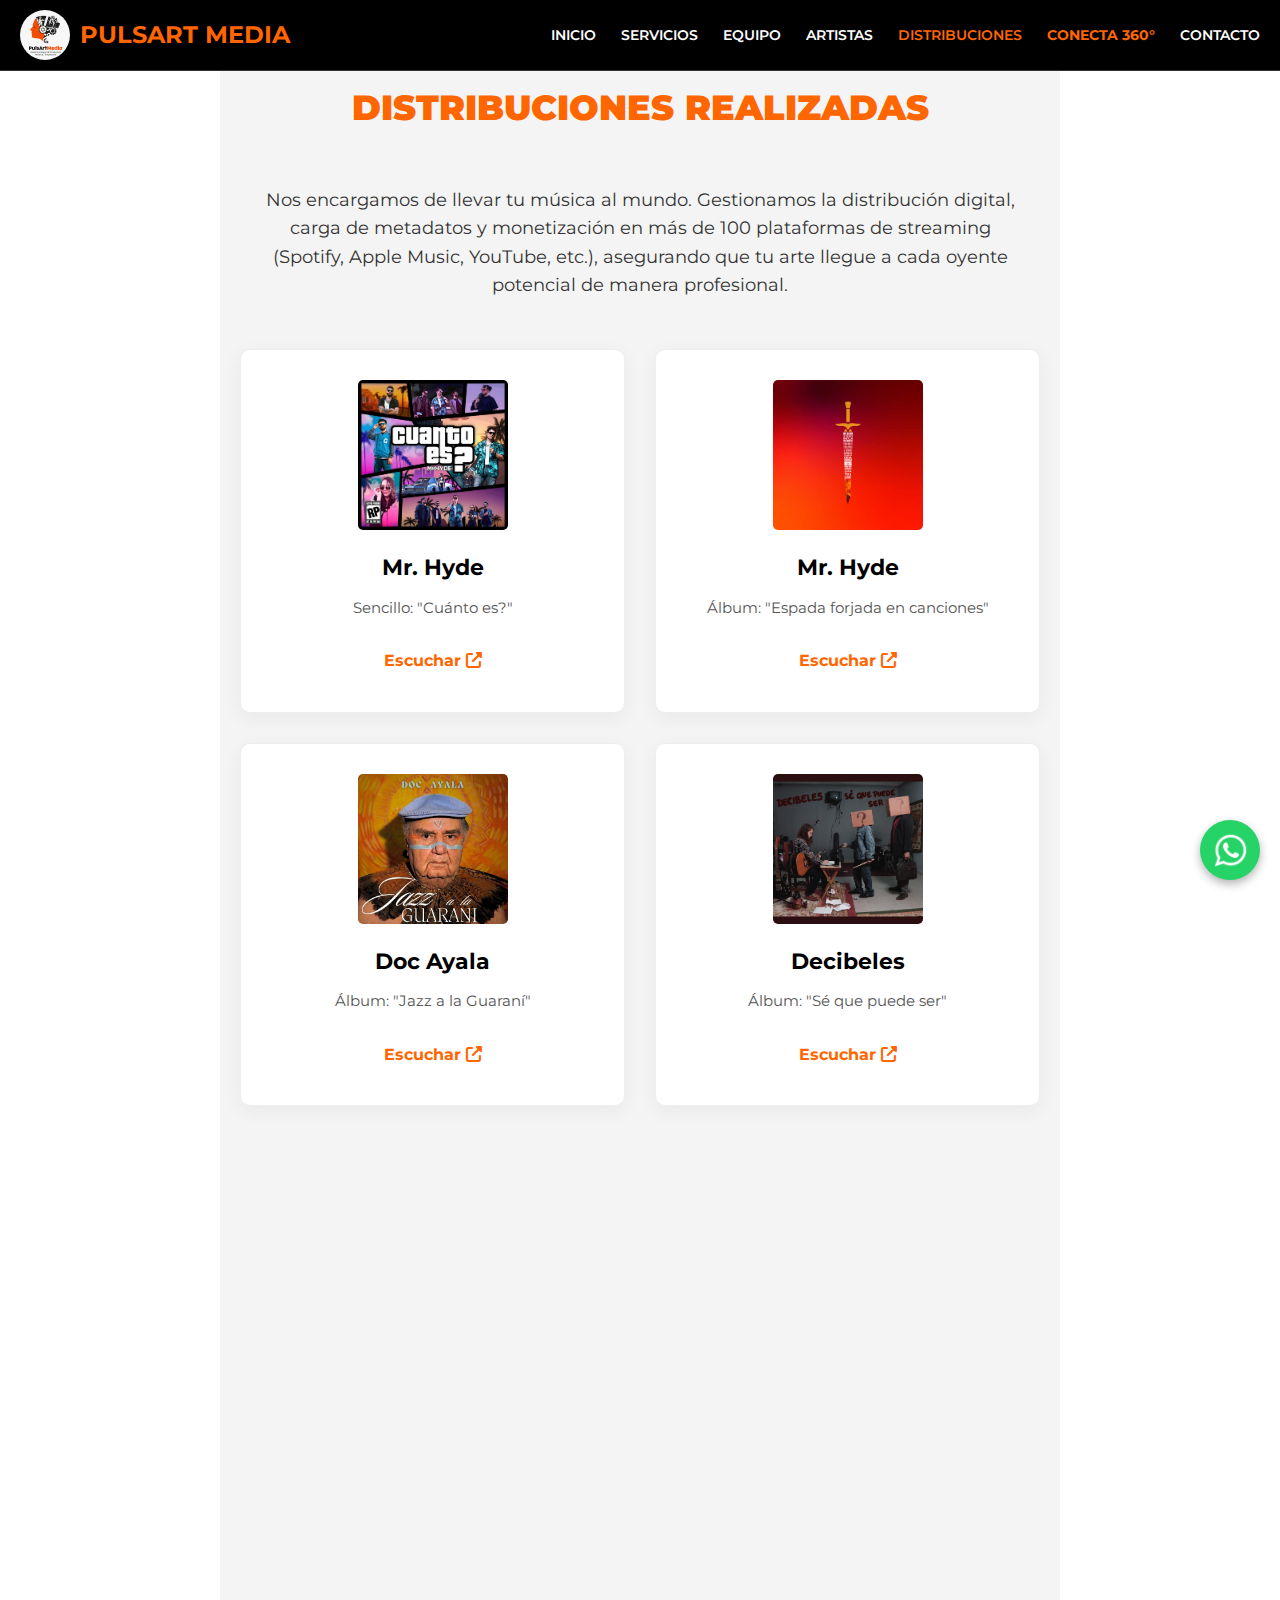
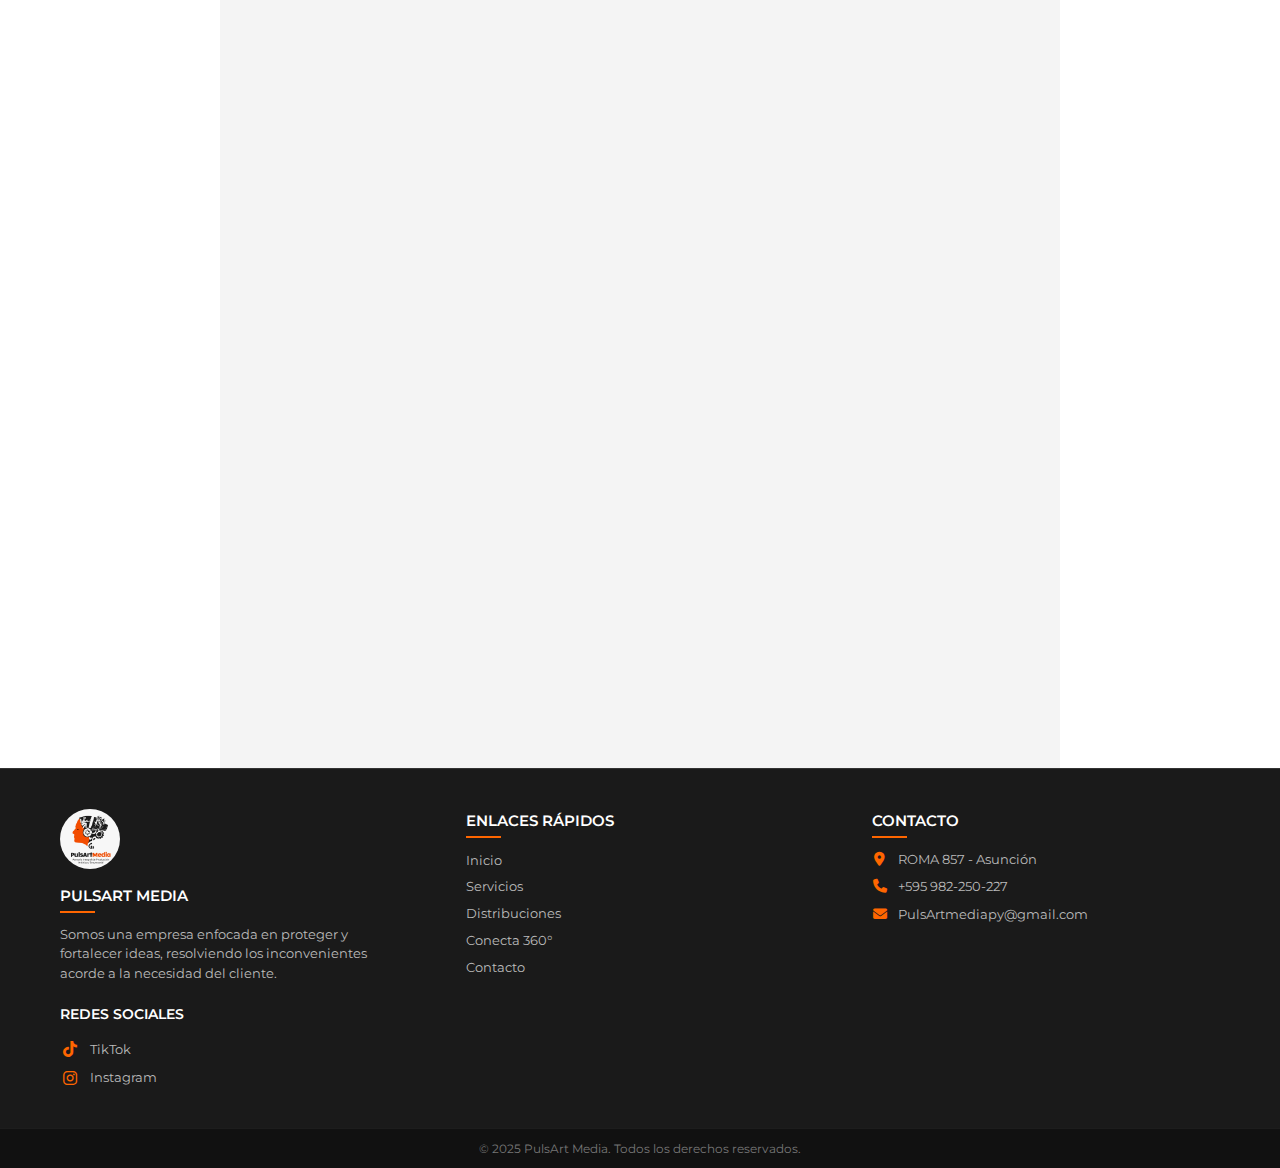
<file: proyectos.html>
<!DOCTYPE html>
<html lang="es">
<head>
    <meta charset="UTF-8">
    <meta name="viewport" content="width=device-width, initial-scale=1.0">
    <title>Distribuciones Realizadas - PulsArt Media</title>
    <meta property="og:title" content="Distribuciones Realizadas - PulsArt Media">
<meta property="og:description" content="Llevamos la música paraguaya al mundo. Escucha los lanzamientos que gestionamos en Spotify, Apple Music y todas las tiendas digitales.">
<meta property="og:image" content="https://pulsartmedia.com.py/img/pulsart-logo.png">
<meta property="og:url" content="https://pulsartmedia.com.py/proyectos.html">
<meta property="og:type" content="website">
<link rel="canonical" href="https://pulsartmedia.com.py/proyectos.html">
    <meta name="description" content="Escucha las distribuciones musicales gestionadas por PulsArt Media. Llevamos la música de artistas a Spotify, Apple Music y más de 100 plataformas de streaming.">
    <link rel="stylesheet" href="css/style.css">
    <link href="https://fonts.googleapis.com/css2?family=Montserrat:wght@400;700;900&display=swap" rel="stylesheet">
    <link rel="icon" href="img/pulsart-logo.png" type="image/png">
<link rel="icon" href="img/pulsart-logo.png" sizes="192x192" type="image/png">
<link rel="apple-touch-icon" href="img/pulsart-logo.png">
    <link rel="stylesheet" href="https://cdnjs.cloudflare.com/ajax/libs/font-awesome/6.5.0/css/all.min.css">
</head>
<body>

    <header>
        <nav>
            <div class="nav-brand">
                <a href="index.html">
                    <img src="img/pulsart-logo.png" alt="Logo PulsArt Media">
                    PulsArt Media
                </a>
            </div>
            <button class="hamburger"><span></span><span></span><span></span></button>
            <ul class="nav-links">
                <li><a href="index.html">Inicio</a></li>
                <li><a href="servicios.html">Servicios</a></li>
                <li><a href="integrantes.html">Equipo</a></li>
                <li><a href="galeria-imagenes.html">Artistas</a></li>
                <li><a href="proyectos.html" class="active">Distribuciones</a></li>
                <li><a href="pulsart-crear.html" style="color: #FF6600; font-weight: bold;">Conecta 360°</a></li>
                <li><a href="sugerencias.html">Contacto</a></li>
            </ul>
        </nav>
    </header>

    <main class="section-padding bg-light">
        <h1 class="section-title">Distribuciones Realizadas</h1>
        
        <div style="text-align: center; max-width: 800px; margin: 0 auto 50px auto; padding: 0 20px;">
            <p style="font-size: 1.1rem; line-height: 1.6; color: #333;">
                Nos encargamos de llevar tu música al mundo. Gestionamos la distribución digital, carga de metadatos y monetización en más de 100 plataformas de streaming (Spotify, Apple Music, YouTube, etc.), asegurando que tu arte llegue a cada oyente potencial de manera profesional.
            </p>
        </div>

        <div class="grid-container">
            
            <div class="card">
                <img src="img/proyectos/mrhyde.jpg" alt="Mr. Hyde" loading="lazy" style="border:none; border-radius:5px;">
                <h3>Mr. Hyde</h3>
                <p>Sencillo: "Cuánto es?"</p>
                <a href="https://open.spotify.com/album/77QpGZ50VuHwvu0IAkKneY?si=_N31pOQ9QZKyLCuhmX3mmw" target="_blank" class="btn-secondary" style="border:none; color:#FF6600;">Escuchar <i class="fas fa-external-link-alt"></i></a>
            </div>

            <div class="card">
                <img src="img/proyectos/hyde.jpg" alt="Mr. Hyde" loading="lazy" style="border:none; border-radius:5px;">
                <h3>Mr. Hyde</h3>
                <p>Álbum: "Espada forjada en canciones"</p>
                <a href="https://open.spotify.com/album/347Q2AySmxZkT1gNweo0V7?si=KcOZgVrVTQiNs46hZxiwSA" target="_blank" class="btn-secondary" style="border:none; color:#FF6600;">Escuchar <i class="fas fa-external-link-alt"></i></a>
            </div>

            <div class="card">
                <img src="img/proyectos/jazz.jpg" alt="Doc Ayala" loading="lazy" style="border:none; border-radius:5px;">
                <h3>Doc Ayala</h3>
                <p>Álbum: "Jazz a la Guaraní"</p>
                <a href="https://open.spotify.com/album/6KBpeS2dW1mtYjT33yIDFZ?si=b_h7Sy9aTPeXLbA4fLNK0g" target="_blank" class="btn-secondary" style="border:none; color:#FF6600;">Escuchar <i class="fas fa-external-link-alt"></i></a>
            </div>

            <div class="card">
                <img src="img/proyectos/decibeles.jpg" alt="Decibeles" loading="lazy" style="border:none; border-radius:5px;">
                <h3>Decibeles</h3>
                <p>Álbum: "Sé que puede ser"</p>
                <a href="https://open.spotify.com/album/6OzVkNZCow1cptyfNmEwi6?si=qg8X3GdIR8i6ZTdqCZSVJw" target="_blank" class="btn-secondary" style="border:none; color:#FF6600;">Escuchar <i class="fas fa-external-link-alt"></i></a>
            </div>

            <div class="card">
                <img src="img/proyectos/cordillera.jpg" alt="Sexta Sinfonía" loading="lazy" style="border:none; border-radius:5px;">
                <h3>Sexta Sinfonía</h3>
                <p>Sencillo: "A mi cordillera"</p>
                <a href="https://open.spotify.com/track/30GJzuq8Xh7rKyppvhcfUU?si=UovLBNH3SAW0sNl9JRbi_Q" target="_blank" class="btn-secondary" style="border:none; color:#FF6600;">Escuchar <i class="fas fa-external-link-alt"></i></a>
            </div>

            <div class="card">
                <img src="img/proyectos/rivera.jpg" alt="Göbekli Tepe" loading="lazy" style="border:none; border-radius:5px;">
                <h3>Göbekli Tepe</h3>
                <p>Sencillo: "En la rivera"</p>
                <a href="https://open.spotify.com/track/3MnQlnTbIOItL1n2ytP8Ee?si=lDjDRxvfQ1yObkoilCU6Gg" target="_blank" class="btn-secondary" style="border:none; color:#FF6600;">Escuchar <i class="fas fa-external-link-alt"></i></a>
            </div>

            <div class="card">
                <img src="img/proyectos/jalea.jpg" alt="Göbekli Tepe" loading="lazy" style="border:none; border-radius:5px;">
                <h3>Göbekli Tepe</h3>
                <p>Sencillo: "Jalea de Sol"</p>
                <a href="https://open.spotify.com/track/5YS8evEtMSVtWHT7pj94yO?si=udYxNElXSY-TDVrj2HQQjA" target="_blank" class="btn-secondary" style="border:none; color:#FF6600;">Escuchar <i class="fas fa-external-link-alt"></i></a>
            </div>

            <div class="card">
                <img src="img/proyectos/karma.jpg" alt="Karma" loading="lazy" style="border:none; border-radius:5px;">
                <h3>Karma</h3>
                <p>Sencillo: "Me lleva"</p>
                <a href="https://open.spotify.com/track/3qVqwG2FmbsnrrXBRHH1jb?si=SgQNd6AIQ_-U4hbLHa_9hg" target="_blank" class="btn-secondary" style="border:none; color:#FF6600;">Escuchar <i class="fas fa-external-link-alt"></i></a>
            </div>

            <div class="card">
                <img src="img/proyectos/decibeles2.jpg" alt="Decibeles" loading="lazy" style="border:none; border-radius:5px;">
                <h3>Decibeles</h3>
                <p>Álbum: "Vivo y Crudo"</p>
                <a href="https://open.spotify.com/album/6nwycAzuuDoToT4Pv16OXA?si=1W2EKIU7QdmBap_e34PqGw" target="_blank" class="btn-secondary" style="border:none; color:#FF6600;">Escuchar <i class="fas fa-external-link-alt"></i></a>
            </div>

            <div class="card">
                <img src="img/proyectos/hugo.jpg" alt="Huguito Ruiz" loading="lazy" style="border:none; border-radius:5px;">
                <h3>Huguito Ruiz</h3>
                <p>Sencillo: "I'll be over you"</p>
                <a href="https://open.spotify.com/track/0CjSB2uV0Toe3KBj8FGazn?si=Hrb23ybOQgOpvaGdy4nvMg" target="_blank" class="btn-secondary" style="border:none; color:#FF6600;">Escuchar <i class="fas fa-external-link-alt"></i></a>
            </div>

        </div>
    </main>

<footer>
    <div class="footer-container">
        <div class="footer-col">
            <img src="img/pulsart-logo.png" alt="Logo PulsArt" class="footer-logo">
            
            <h4>PulsArt Media</h4>
            <p>Somos una empresa enfocada en proteger y fortalecer ideas, resolviendo los inconvenientes acorde a la necesidad del cliente.</p>
            
            <div class="social-links">
                <h4>Redes Sociales</h4>
                <a href="https://www.tiktok.com/@pulsart.media?_r=1&_t=ZM-91xQApFDO04"><i class="fab fa-tiktok"></i>TikTok</a>
                <a href="https://www.instagram.com/pulsart.mediapy"><i class="fab fa-instagram"></i>Instagram</a>
            </div>
        </div>

        <div class="footer-col">
            <h4>Enlaces Rápidos</h4>
            <ul>
                <li><a href="index.html">Inicio</a></li>
                <li><a href="servicios.html">Servicios</a></li>
                <li><a href="proyectos.html">Distribuciones</a></li>
                <li><a href="pulsart-crear.html">Conecta 360°</a></li>
                <li><a href="sugerencias.html">Contacto</a></li>
            </ul>
        </div>

        <div class="footer-col">
            <h4>Contacto</h4>
            <p><i class="fas fa-map-marker-alt"></i> ROMA 857 - Asunción</p>
            <p><i class="fas fa-phone"></i> +595 982-250-227</p>
            <p><i class="fas fa-envelope"></i> PulsArtmediapy@gmail.com</p>
        </div>
    </div>

    <div class="copyright">
        <p>© 2025 PulsArt Media. Todos los derechos reservados.</p>
    </div>
</footer>
 <a href="https://api.whatsapp.com/send?phone=595982250227" class="whatsapp-float" target="_blank" aria-label="Chat WhatsApp">
        <img src="img/whatsapp.png" alt="WhatsApp" class="whatsapp-icon">
    </a>
    <button id="btn-back-to-top" title="Volver arriba">↑</button>
    <script src="js/script.js"></script>
</body>
</html>
</file>
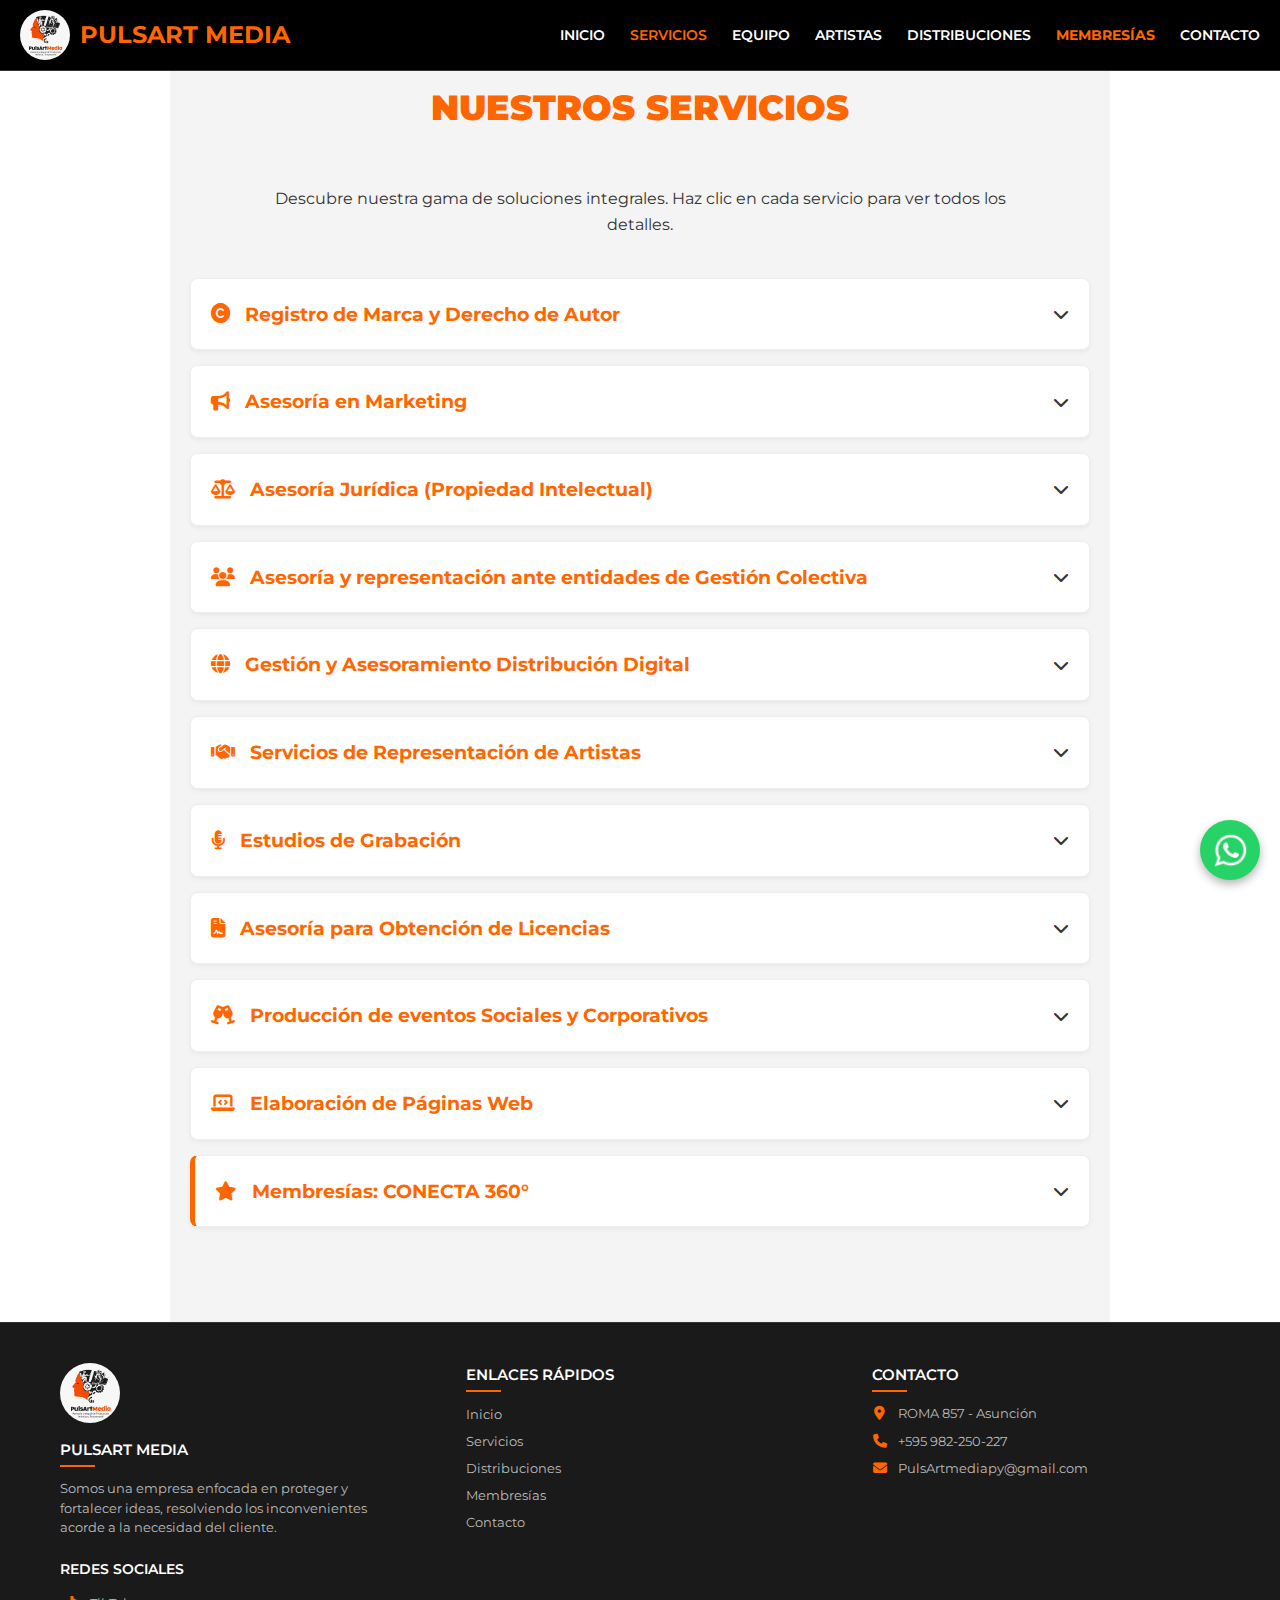
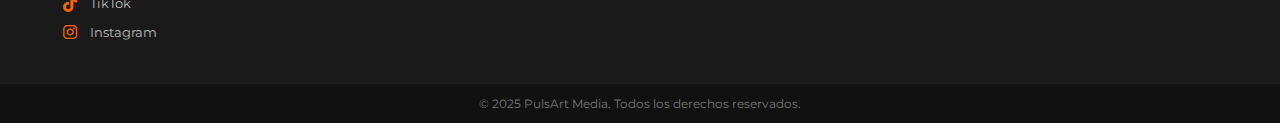
<file: servicios.html>
<!DOCTYPE html>
<html lang="es">
<head>
    <meta charset="UTF-8">
    <meta name="viewport" content="width=device-width, initial-scale=1.0">
    <title>Servicios - PulsArt Media</title>
    <meta property="og:title" content="Nuestros Servicios - PulsArt Media">
<meta property="og:description" content="Descubre soluciones integrales: Registro de Marca, Producción Musical, Marketing Digital, Asesoría Jurídica y Distribución en más de 100 plataformas.">
<meta property="og:image" content="https://pulsartmedia.com.py/img/pulsart-logo.png">
<meta property="og:url" content="https://pulsartmedia.com.py/servicios.html">
<meta property="og:type" content="website">
<link rel="canonical" href="https://pulsartmedia.com.py/servicios.html">
    <meta name="description" content="Descubre los servicios de PulsArt Media: Registro de marcas y derechos de autor, marketing digital, producción musical, asesoría jurídica y distribución digital en Paraguay.">
    <link rel="stylesheet" href="css/style.css">
    <link href="https://fonts.googleapis.com/css2?family=Montserrat:wght@400;700;900&display=swap" rel="stylesheet">
    <link rel="icon" href="img/pulsart-logo.png" type="image/png">
<link rel="icon" href="img/pulsart-logo.png" sizes="192x192" type="image/png">
<link rel="apple-touch-icon" href="img/pulsart-logo.png">
    <link rel="stylesheet" href="https://cdnjs.cloudflare.com/ajax/libs/font-awesome/6.5.0/css/all.min.css">
</head>
<body>

    <header>
        <nav>
            <div class="nav-brand">
                <a href="index.html">
                    <img src="img/pulsart-logo.png" alt="Logo PulsArt Media">
                    PulsArt Media
                </a>
            </div>
            <button class="hamburger"><span></span><span></span><span></span></button>
            <ul class="nav-links">
                <li><a href="index.html">Inicio</a></li>
                <li><a href="servicios.html" class="active">Servicios</a></li>
                <li><a href="integrantes.html">Equipo</a></li>
                <li><a href="galeria-imagenes.html">Artistas</a></li>
                <li><a href="proyectos.html">Distribuciones</a></li>
                <li><a href="pulsart-crear.html" style="color: #FF6600; font-weight: bold;">Membresías</a></li>
                <li><a href="sugerencias.html">Contacto</a></li>
            </ul>
        </nav>
    </header>

    <main class="section-padding bg-light">
        <h1 class="section-title">Nuestros Servicios</h1>
        <p style="text-align:center; margin-bottom: 40px; max-width: 800px; margin-left: auto; margin-right: auto;">
            Descubre nuestra gama de soluciones integrales. Haz clic en cada servicio para ver todos los detalles.
        </p>
        
        <div style="max-width: 900px; margin: 0 auto;">
            
            <div class="servicio-item">
                <div class="servicio-header">
                    <h3><i class="fas fa-copyright" style="margin-right:10px;"></i> Registro de Marca y Derecho de Autor</h3>
                    <i class="fas fa-chevron-down"></i>
                </div>
                <div class="servicio-content">
                    <p style="margin-top: 15px;">Protege tu nombre, logo, músicas, letras, guiones, obras literarias y más. Nos encargamos de todo el proceso de registro.</p>
                    
                    <p><b>Registro de:</b></p>
                    <ul style="list-style: disc; margin-left: 20px; margin-bottom: 15px;">
                        <li>Nombre y logo del negocio</li>
                        <li>Músicas</li>
                        <li>Letras</li>
                        <li>Guiones</li>
                        <li>Obras literarias</li>
                        <li>Coreografías, otros</li>
                    </ul>

                    <p><b>Incluye:</b></p>
                    <ul style="list-style: disc; margin-left: 20px; margin-bottom: 15px;">
                        <li>Pago de arancel por formulario y publicación en diario</li>
                        <li>Gestión de inscripción</li>
                        <li>Retiro de orden de publicación</li>
                        <li>Publicación en medios escritos</li>
                        <li>Presentación ante la DINAPI de la orden de publicación</li>
                        <li>Seguimiento hasta la culminación del proceso.</li>
                    </ul>

                    <p><b>Importancia de registrar tu obra o marca:</b></p>
                    <p style="text-align: justify;">Registrar y proteger tu marca, derechos de autor y creaciones de propiedad intelectual es una estrategia esencial para garantizar el éxito y la sostenibilidad de tu negocio o proyecto. Estos activos no solo representan la identidad y la originalidad de tu trabajo, sino que también son herramientas claves para generar valor económico, competitividad y confianza en el mercado.</p>
                </div>
            </div>

            <div class="servicio-item">
                <div class="servicio-header">
                    <h3><i class="fas fa-bullhorn" style="margin-right:10px;"></i> Asesoría en Marketing</h3>
                    <i class="fas fa-chevron-down"></i>
                </div>
                <div class="servicio-content">
                    <p style="margin-top: 15px;">Diseños, gestión de redes sociales, creación de contenidos, videoclips, gestión de prensa, branding y más.</p>
                    
                    <p><b>Tipos de servicios:</b></p>
                    <ul style="list-style: disc; margin-left: 20px; margin-bottom: 15px;">
                        <li>Asesoramiento de marketing y branding</li>
                        <li>Creación de contenidos</li>
                        <li>Videoclips</li>
                        <li>Gestión ante medios de prensa</li>
                        <li>Asesoramiento de imagen</li>
                        <li>Diseños de logos, catálogos</li>
                        <li>Sesiones fotográficas</li>
                    </ul>
                    
                    <p style="text-align: justify;">En un mercado saturado y competitivo, cuidar la imagen, el marketing y el branding no es solo importante, es vital. Una imagen profesional y coherente transmite confianza, atrae clientes y posiciona tu propuesta en la mente del consumidor. El marketing no solo se trata de vender, sino de construir relaciones a largo plazo mediante estrategias diseñadas.</p>
                </div>
            </div>

            <div class="servicio-item">
                <div class="servicio-header">
                    <h3><i class="fas fa-balance-scale" style="margin-right:10px;"></i> Asesoría Jurídica (Propiedad Intelectual)</h3>
                    <i class="fas fa-chevron-down"></i>
                </div>
                <div class="servicio-content">
                    <p style="margin-top: 15px;">Protección de tus activos intangibles, prevención de conflictos, blindaje contractual, cumplimiento normativo y monetización de tu propiedad intelectual.</p>
                    
                    <p><b>Puntos claves:</b></p>
                    <ul style="list-style: disc; margin-left: 20px; margin-bottom: 15px;">
                        <li>Protección de activos intangibles.</li>
                        <li>Garantiza el registro y resguardo de marcas, patentes, derechos de autor, diseños industriales.</li>
                        <li>Prevención de conflictos legales.</li>
                        <li>Resguardo de identidad.</li>
                        <li>Blindaje contractual.</li>
                        <li>Cumplimiento normativo.</li>
                        <li>Monetización de la propiedad intelectual.</li>
                        <li>Gestión de disputas y defensa de derechos.</li>
                        <li>Consultoría estratégica.</li>
                    </ul>
                    <p style="text-align: justify;">La asesoría legal en temas de propiedad intelectual es un pilar fundamental para garantizar la seguridad, el crecimiento y el éxito de cualquier empresa.</p>
                </div>
            </div>

            <div class="servicio-item">
                <div class="servicio-header">
                    <h3><i class="fas fa-users" style="margin-right:10px;"></i> Asesoría y representación ante entidades de Gestión Colectiva</h3>
                    <i class="fas fa-chevron-down"></i>
                </div>
                <div class="servicio-content">
                    <p style="margin-top: 15px;">Gestión y Asesoramiento sobre Entidades de Gestión Colectiva. Asegura que recibas la remuneración correspondiente por tus obras.</p>
                    
                    <p><b>Incluye:</b></p>
                    <ul style="list-style: disc; margin-left: 20px; margin-bottom: 15px;">
                        <li>Gestión de asociación.</li>
                        <li>Asesoramiento de la función de entidad de gestión colectiva.</li>
                        <li>Representación y monitoreo de las liquidaciones de regalías por derechos de autor (Con autorización del autor).</li>
                        <li>Gestión de subidas de audio al sistema, declaraciones juradas, presentación de registros a nombre del autor.</li>
                        <li>Presentación de planillas de actuación en radios, TV, festivales, conciertos y otros.</li>
                    </ul>
                    <p style="text-align: justify;">Las entidades de gestión colectiva son fundamentales en la industria musical, ya que protegen y administran los derechos de autor y conexos. Actúan como intermediarias asegurando la remuneración correspondiente.</p>
                </div>
            </div>

            <div class="servicio-item">
                <div class="servicio-header">
                    <h3><i class="fas fa-globe" style="margin-right:10px;"></i> Gestión y Asesoramiento Distribución Digital</h3>
                    <i class="fas fa-chevron-down"></i>
                </div>
                <div class="servicio-content">
                    <p style="margin-top: 15px;">Creación de perfil de artista, monetización y distribución en más de 100 plataformas (Spotify, Deezer, YouTube, Apple Music, Instagram, TikTok y otros).</p>
                    
                    <ul style="list-style: disc; margin-left: 20px; margin-bottom: 15px;">
                        <li>Creación de perfil de artista para plataformas.</li>
                        <li>Monetización en plataformas.</li>
                        <li>Obtención de código de ISRC que identifica de forma internacional la obra.</li>
                        <li>Distribución en más de 100 plataformas de Streaming.</li>
                    </ul>
                    <p><b>Necesitas un asesor experto en distribución digital. ¿Por qué?</b></p>
                    <ul style="list-style: disc; margin-left: 20px; margin-bottom: 15px;">
                        <li>Optimizar tus lanzamientos para que tu música llegue a las personas adecuadas.</li>
                        <li>Negociar los mejores acuerdos y maximizar las ganancias.</li>
                        <li>Crear estrategias de marketing efectivas y evitar errores comunes.</li>
                    </ul>
                </div>
            </div>

            <div class="servicio-item">
                <div class="servicio-header">
                    <h3><i class="fas fa-handshake" style="margin-right:10px;"></i> Servicios de Representación de Artistas</h3>
                    <i class="fas fa-chevron-down"></i>
                </div>
                <div class="servicio-content">
                    <p style="margin-top: 15px;">Tu aliado estratégico: Asesoramiento en contratos, booking, organización de eventos, gestión de prensa, asesoramiento de imagen y monetización.</p>
                    
                    <p><b>Incluye:</b></p>
                    <ul style="list-style: disc; margin-left: 20px; margin-bottom: 15px;">
                        <li>Asesoramiento y gestión de contratos.</li>
                        <li>Ley 1328/98 Derechos de Autor y Derechos Conexos.</li>
                        <li>Organización de eventos.</li>
                        <li>Gestión ante medios de prensa.</li>
                        <li>Asesoramiento de imagen.</li>
                        <li>Asesoramiento cómo generar contenido en redes.</li>
                        <li>Cómo generar ganancia en el mercado de la música.</li>
                        <li>Asesoramiento de distribución en Plataformas digitales.</li>
                    </ul>
                    <p style="text-align: justify;">Un representante artístico es tu aliado estratégico en la industria musical. Te brinda la experiencia y los contactos necesarios para navegar por el complejo mundo de la música.</p>
                </div>
            </div>

            <div class="servicio-item">
                <div class="servicio-header">
                    <h3><i class="fas fa-microphone-alt" style="margin-right:10px;"></i> Estudios de Grabación</h3>
                    <i class="fas fa-chevron-down"></i>
                </div>
                <div class="servicio-content">
                    <p style="margin-top: 15px;">Pre producción, producción musical, arreglos, edición, mezcla, mastering y elaboración de jingles. Un espacio para que tu creatividad fluya.</p>
                    
                    <ul style="list-style: disc; margin-left: 20px; margin-bottom: 15px;">
                        <li>Pre producción grabada.</li>
                        <li>Productor/producción musical.</li>
                        <li>Arreglos musicales.</li>
                        <li>Edición de audio digital mezcla de audio digital.</li>
                        <li>Mastering de audio digital.</li>
                        <li>Booking para Artistas.</li>
                        <li>Elaboración de jingles empresariales.</li>
                    </ul>
                    <p style="text-align: justify;">Un estudio de grabación es el taller del músico. Es el espacio donde las ideas cobran vida. En PulsArt Media enfatizamos la comodidad del artista.</p>
                </div>
            </div>

            <div class="servicio-item">
                <div class="servicio-header">
                    <h3><i class="fas fa-file-contract" style="margin-right:10px;"></i> Asesoría para Obtención de Licencias</h3>
                    <i class="fas fa-chevron-down"></i>
                </div>
                <div class="servicio-content">
                    <p style="margin-top: 15px;">(Para productores y organizadores de eventos) Te asesoramos en la obtención de licencias, negociación y pago correcto de aranceles para el uso de obras protegidas.</p>
                    
                    <ul style="list-style: disc; margin-left: 20px; margin-bottom: 15px;">
                        <li>Asesorar sobre el tipo de evento y el alcance que tiene.</li>
                        <li>Asesoramiento sobre la obtención de licencias para el pago correcto del arancel.</li>
                        <li>Negociación y obtención de los permisos.</li>
                        <li>Gestión ante los representantes o entidades.</li>
                        <li>Asesoramiento de cuando abonar y no por las licencias de obras protegidas.</li>
                    </ul>
                </div>
            </div>

            <div class="servicio-item">
                <div class="servicio-header">
                    <h3><i class="fas fa-glass-cheers" style="margin-right:10px;"></i> Producción de eventos Sociales y Corporativos</h3>
                    <i class="fas fa-chevron-down"></i>
                </div>
                <div class="servicio-content">
                    <p style="margin-top: 15px;">Gestión integral para eventos corporativos y sociales. Nos encargamos de la planificación estratégica, gestión de presupuesto, logística, creatividad y manejo de crisis.</p>
                    
                    <p><b>Ejes Principales a Considerar:</b></p>
                    <ol style="list-style: decimal; margin-left: 20px; margin-bottom: 15px;">
                        <li><b>Planificación Estratégica:</b> Definir objetivos y público.</li>
                        <li><b>Gestión del Presupuesto:</b> Optimizar recursos financieros.</li>
                        <li><b>Coordinación Logística:</b> Lugar, proveedores, tiempos.</li>
                        <li><b>Creatividad e Innovación:</b> Ideas únicas y memorables.</li>
                        <li><b>Manejo de Crisis:</b> Anticipar problemas.</li>
                        <li><b>Evaluación y Retroalimentación.</b></li>
                    </ol>
                </div>
            </div>

            <div class="servicio-item">
                <div class="servicio-header">
                    <h3><i class="fas fa-laptop-code" style="margin-right:10px;"></i> Elaboración de Páginas Web</h3>
                    <i class="fas fa-chevron-down"></i>
                </div>
                <div class="servicio-content">
                    <p style="margin-top: 15px;">Diseñamos y desarrollamos tu sitio web profesional (One-Page, portafolio o E-commerce).</p>
                    
                    <p><b>¿Qué ofrecemos?</b></p>
                    <ul style="list-style: disc; margin-left: 20px; margin-bottom: 15px;">
                        <li><b>Diseño Personalizado:</b> Webs a medida de tu identidad.</li>
                        <li><b>Portafolios de Artistas:</b> Biografía, galería, fechas y enlaces de streaming.</li>
                        <li><b>Webs de Servicios/Negocios:</b> Sitios informativos o E-commerce.</li>
                        <li><b>Optimización:</b> Desarrollo enfocado en velocidad (SEO técnico).</li>
                        <li><b>Responsividad:</b> Perfecta visualización en cualquier dispositivo.</li>
                    </ul>
                    <p style="text-align: justify;">Contar con una página web profesional va más allá de tener presencia online; es poseer tu propio centro de operaciones, donde tienes control total sobre tu marca.</p>
                </div>
            </div>

            <div class="servicio-item" style="border-left: 5px solid #FF6600;">
                <div class="servicio-header">
                    <h3><i class="fas fa-star" style="margin-right:10px;"></i> Membresías: CONECTA 360°</h3>
                    <i class="fas fa-chevron-down"></i>
                </div>
                <div class="servicio-content">
                    <p style="margin-top: 15px;"><b>Membresía para profesionales de las Industrias Creativas. Un programa de Estación Crear y PulsArt Media.</b></p>
                    <p style="text-align: justify;">CONECTA 360° es un programa de acompañamiento profesional para artistas, emprendedores y personas creativas en Paraguay. Integra servicios creativos, asesorías especializadas y beneficios exclusivos.</p>
                    <div style="text-align: center; margin: 20px 0;">
                        <a href="pulsart-crear.html" class="btn-secondary" style="background: #FF6600; color: white; border: none;">Ver Planes y Precios</a>
                    </div>
                </div>
            </div>

        </div>
    </main>

<footer>
    <div class="footer-container">
        <div class="footer-col">
            <img src="img/pulsart-logo.png" alt="Logo PulsArt" class="footer-logo">
            
            <h4>PulsArt Media</h4>
            <p>Somos una empresa enfocada en proteger y fortalecer ideas, resolviendo los inconvenientes acorde a la necesidad del cliente.</p>
            
            <div class="social-links">
                <h4>Redes Sociales</h4>
                <a href="https://www.tiktok.com/@pulsart.media?_r=1&_t=ZM-91xQApFDO04"><i class="fab fa-tiktok"></i>TikTok</a>
                <a href="https://www.instagram.com/pulsart.mediapy"><i class="fab fa-instagram"></i>Instagram</a>
            </div>
        </div>

        <div class="footer-col">
            <h4>Enlaces Rápidos</h4>
            <ul>
                <li><a href="index.html">Inicio</a></li>
                <li><a href="servicios.html">Servicios</a></li>
                <li><a href="proyectos.html">Distribuciones</a></li>
                <li><a href="pulsart-crear.html">Membresías</a></li>
                <li><a href="sugerencias.html">Contacto</a></li>
            </ul>
        </div>

        <div class="footer-col">
            <h4>Contacto</h4>
            <p><i class="fas fa-map-marker-alt"></i> ROMA 857 - Asunción</p>
            <p><i class="fas fa-phone"></i> +595 982-250-227</p>
            <p><i class="fas fa-envelope"></i> PulsArtmediapy@gmail.com</p>
        </div>
    </div>

    <div class="copyright">
        <p>© 2025 PulsArt Media. Todos los derechos reservados.</p>
    </div>
</footer>
 <a href="https://api.whatsapp.com/send?phone=595982250227" class="whatsapp-float" target="_blank" aria-label="Chat WhatsApp">
        <img src="img/whatsapp.png" alt="WhatsApp" class="whatsapp-icon">
    </a>
    <button id="btn-back-to-top" title="Volver arriba">↑</button>
    <script src="js/script.js"></script>
</body>
</html>
</file>
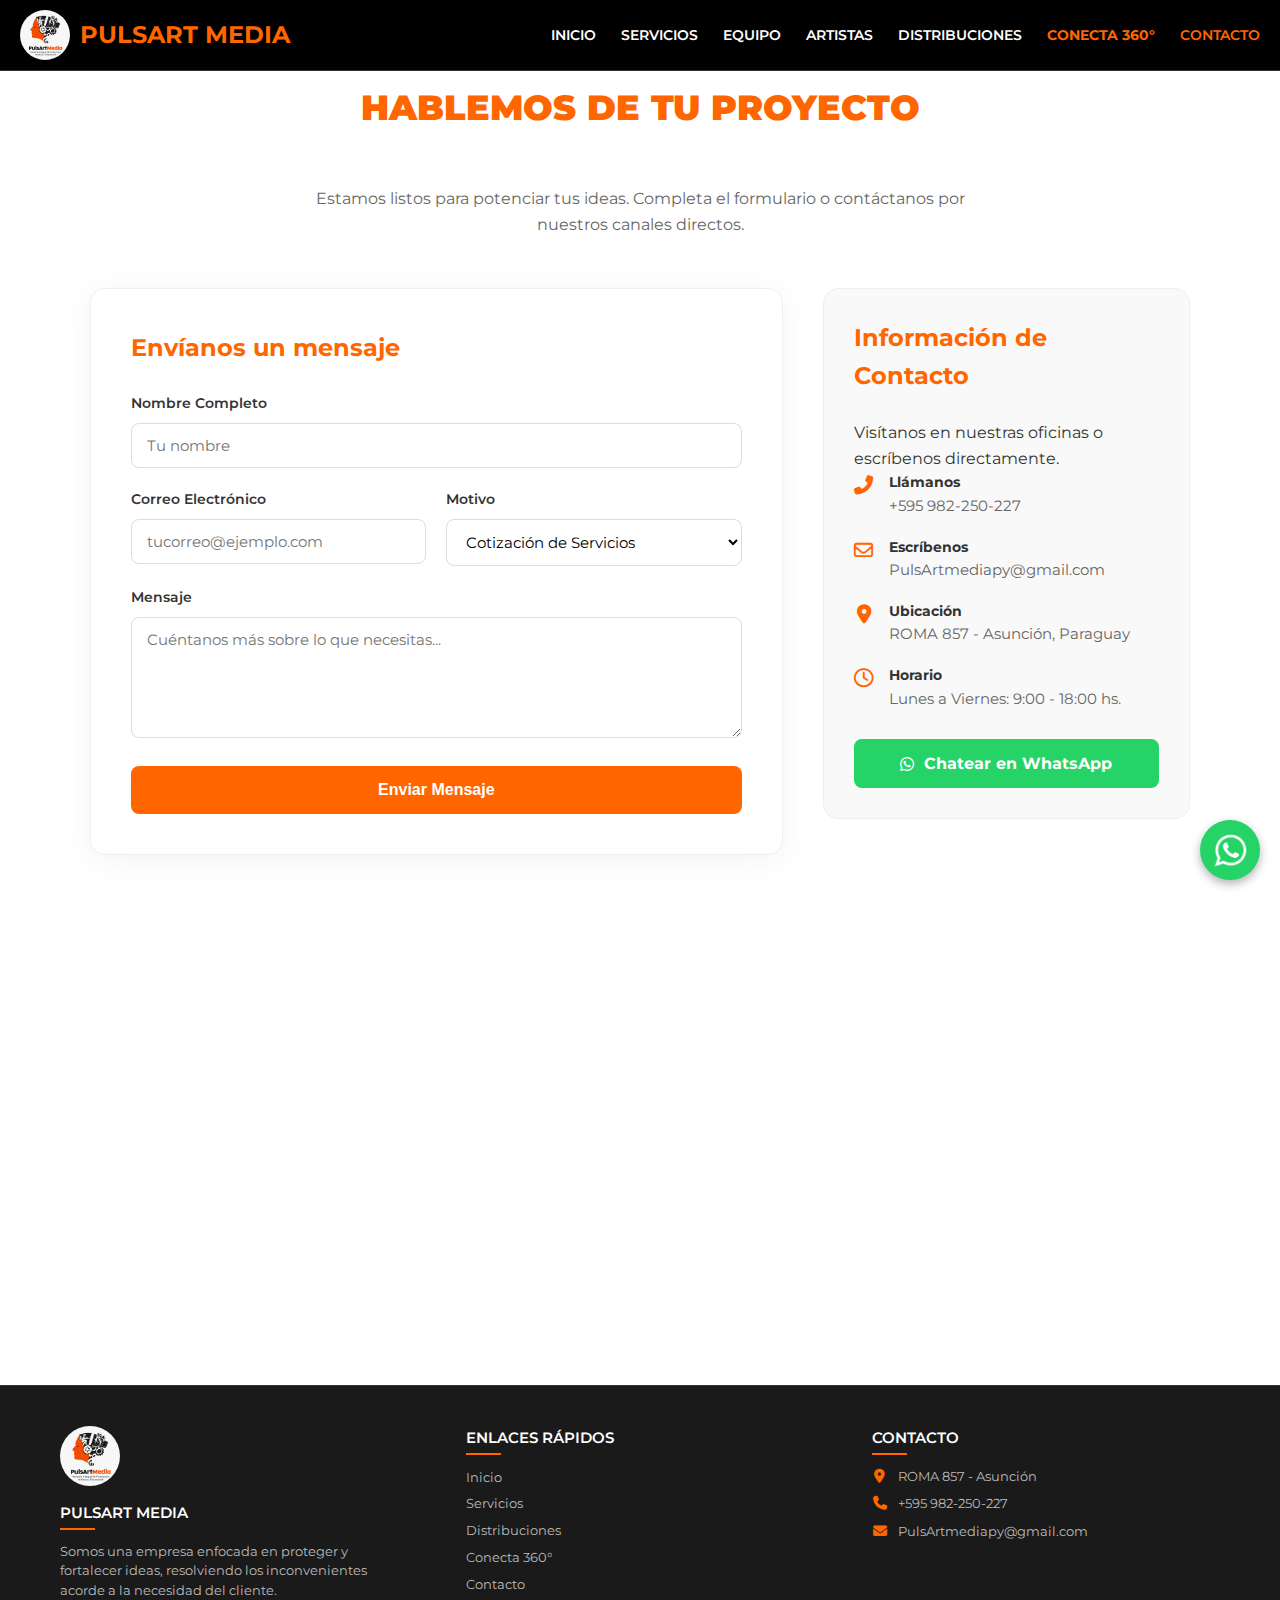
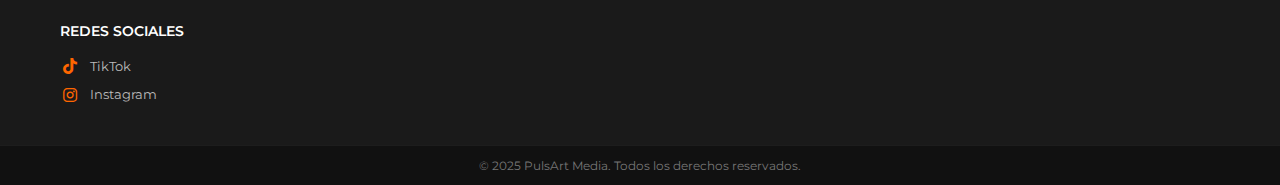
<file: sugerencias.html>
<!DOCTYPE html>
<html lang="es">
<head>
    <meta charset="UTF-8">
    <meta name="viewport" content="width=device-width, initial-scale=1.0">
    <title>Contacto - PulsArt Media</title>
    <meta property="og:title" content="Contáctanos - PulsArt Media">
<meta property="og:description" content="¿Tienes un proyecto en mente? Escríbenos para cotizaciones, contratación de artistas o asesoría personalizada. Estamos en Asunción.">
<meta property="og:image" content="https://pulsartmedia.com.py/img/pulsart-logo.png">
<meta property="og:url" content="https://pulsartmedia.com.py/sugerencias.html">
<meta property="og:type" content="website">
<link rel="canonical" href="https://pulsartmedia.com.py/sugerencias.html">
    <meta name="description" content="Contacta con PulsArt Media para potenciar tu proyecto artístico o empresarial. Estamos en Asunción, Paraguay. Llámanos o escríbenos para una asesoría integral.">
    <link rel="stylesheet" href="css/style.css">
    <link href="https://fonts.googleapis.com/css2?family=Montserrat:wght@400;700;900&display=swap" rel="stylesheet">
    <link rel="icon" href="img/pulsart-logo.png" type="image/png">
<link rel="icon" href="img/pulsart-logo.png" sizes="192x192" type="image/png">
<link rel="apple-touch-icon" href="img/pulsart-logo.png">
    <link rel="stylesheet" href="https://cdnjs.cloudflare.com/ajax/libs/font-awesome/6.5.0/css/all.min.css">
</head>
<body>

    <header>
        <nav>
            <div class="nav-brand">
                <a href="index.html">
                    <img src="img/pulsart-logo.png" alt="Logo PulsArt Media">
                    PulsArt Media
                </a>
            </div>
            <button class="hamburger"><span></span><span></span><span></span></button>
            <ul class="nav-links">
                <li><a href="index.html">Inicio</a></li>
                <li><a href="servicios.html">Servicios</a></li>
                <li><a href="integrantes.html">Equipo</a></li>
                <li><a href="galeria-imagenes.html">Artistas</a></li>
                <li><a href="proyectos.html">Distribuciones</a></li>
                <li><a href="pulsart-crear.html" style="color: #FF6600; font-weight: bold;">CONECTA 360°</a></li>
                <li><a href="sugerencias.html" class="active">Contacto</a></li>
            </ul>
        </nav>
    </header>

    <main>
        <section class="section-padding bg-white">
            <h1 class="section-title">Hablemos de tu Proyecto</h1>
            <p style="text-align: center; max-width: 700px; margin: 0 auto 50px; color: #666;">
                Estamos listos para potenciar tus ideas. Completa el formulario o contáctanos por nuestros canales directos.
            </p>

            <div class="contact-wrapper">
                
                <div class="contact-form-box">
                    <h3>Envíanos un mensaje</h3>
                    <form id="sugerencia-form" action="https://formspree.io/f/myzrpnrv" method="POST">
                        <div class="form-group">
                            <label for="nombre">Nombre Completo</label>
                            <input type="text" id="nombre" name="nombre" required placeholder="Tu nombre">
                        </div>
                        
                        <div class="form-row">
                            <div class="form-group">
                                <label for="email">Correo Electrónico</label>
                                <input type="email" id="email" name="email" required placeholder="tucorreo@ejemplo.com">
                            </div>
                            <div class="form-group">
                                <label for="motivo">Motivo</label>
                                <select id="motivo" name="motivo">
                                    <option value="servicio">Cotización de Servicios</option>
                                    <option value="membresia">Membresías 360°</option>
                                    <option value="artistas">Contratación Artistas</option>
                                    <option value="otro">Otro motivo</option>
                                </select>
                            </div>
                        </div>

                        <div class="form-group">
                            <label for="mensaje">Mensaje</label>
                            <textarea id="mensaje" name="mensaje" rows="5" required placeholder="Cuéntanos más sobre lo que necesitas..."></textarea>
                        </div>

                        <button type="submit" class="btn-secondary full-width">Enviar Mensaje</button>
                    </form>
                    <div id="form-success" class="msg-success">¡Mensaje enviado con éxito!</div>
                    <div id="form-error" class="msg-error">Hubo un error. Intenta nuevamente.</div>
                </div>
                
                <div class="contact-info-box">
                    <h3>Información de Contacto</h3>
                    <p class="info-intro">Visítanos en nuestras oficinas o escríbenos directamente.</p>
                    
                    <ul class="contact-list">
                        <li>
                            <i class="fas fa-phone-alt"></i>
                            <div>
                                <strong>Llámanos</strong>
                                <a href="tel:+595982250227">+595 982-250-227</a>
                            </div>
                        </li>
                        <li>
                            <i class="far fa-envelope"></i>
                            <div>
                                <strong>Escríbenos</strong>
                                <a href="mailto:PulsArtmediapy@gmail.com">PulsArtmediapy@gmail.com</a>
                            </div>
                        </li>
                        <li>
                            <i class="fas fa-map-marker-alt"></i>
                            <div>
                                <strong>Ubicación</strong>
                                <span>ROMA 857 - Asunción, Paraguay</span>
                            </div>
                        </li>
                        <li>
                            <i class="far fa-clock"></i>
                            <div>
                                <strong>Horario</strong>
                                <span>Lunes a Viernes: 9:00 - 18:00 hs.</span>
                            </div>
                        </li>
                    </ul>

                    <a href="https://api.whatsapp.com/send?phone=595982250227" target="_blank" class="btn-whatsapp-contact">
                        <i class="fab fa-whatsapp"></i> Chatear en WhatsApp
                    </a>
                </div>

            </div>
        </section>

        <section class="map-section">
            <iframe src="https://www.google.com/maps/embed?pb=!1m18!1m12!1m3!1d3607.643322744366!2d-57.6358366!3d-25.2825633!2m3!1f0!2f0!3f0!3m2!1i1024!2i768!4f13.1!3m3!1m2!1s0x949012e3b2067759%3A0xe7077e57207c4273!2sRoma%20857%2C%20Asunci%C3%B3n!5e0!3m2!1ses!2spy!4v1701789000000!5m2!1ses!2spy" width="100%" height="450" style="border:0;" allowfullscreen="" loading="lazy" referrerpolicy="no-referrer-when-downgrade"></iframe>
        </section>
    </main>

<footer>
    <div class="footer-container">
        <div class="footer-col">
            <img src="img/pulsart-logo.png" alt="Logo PulsArt" class="footer-logo">
            
            <h4>PulsArt Media</h4>
            <p>Somos una empresa enfocada en proteger y fortalecer ideas, resolviendo los inconvenientes acorde a la necesidad del cliente.</p>
            
            <div class="social-links">
                <h4>Redes Sociales</h4>
                <a href="https://www.tiktok.com/@pulsart.media?_r=1&_t=ZM-91xQApFDO04"><i class="fab fa-tiktok"></i>TikTok</a>
                <a href="https://www.instagram.com/pulsart.mediapy"><i class="fab fa-instagram"></i>Instagram</a>
            </div>
        </div>

        <div class="footer-col">
            <h4>Enlaces Rápidos</h4>
            <ul>
                <li><a href="index.html">Inicio</a></li>
                <li><a href="servicios.html">Servicios</a></li>
                <li><a href="proyectos.html">Distribuciones</a></li>
                <li><a href="pulsart-crear.html">Conecta 360°</a></li>
                <li><a href="sugerencias.html">Contacto</a></li>
            </ul>
        </div>

        <div class="footer-col">
            <h4>Contacto</h4>
            <p><i class="fas fa-map-marker-alt"></i> ROMA 857 - Asunción</p>
            <p><i class="fas fa-phone"></i> +595 982-250-227</p>
            <p><i class="fas fa-envelope"></i> PulsArtmediapy@gmail.com</p>
        </div>
    </div>

    <div class="copyright">
        <p>© 2025 PulsArt Media. Todos los derechos reservados.</p>
    </div>
</footer>

    <a href="https://api.whatsapp.com/send?phone=595982250227" class="whatsapp-float" target="_blank" aria-label="Chat WhatsApp">
        <img src="img/whatsapp.png" alt="WhatsApp" class="whatsapp-icon">
    </a>
    <button id="btn-back-to-top" title="Volver arriba">↑</button>

    <script src="js/script.js"></script>
</body>
</html>
</file>
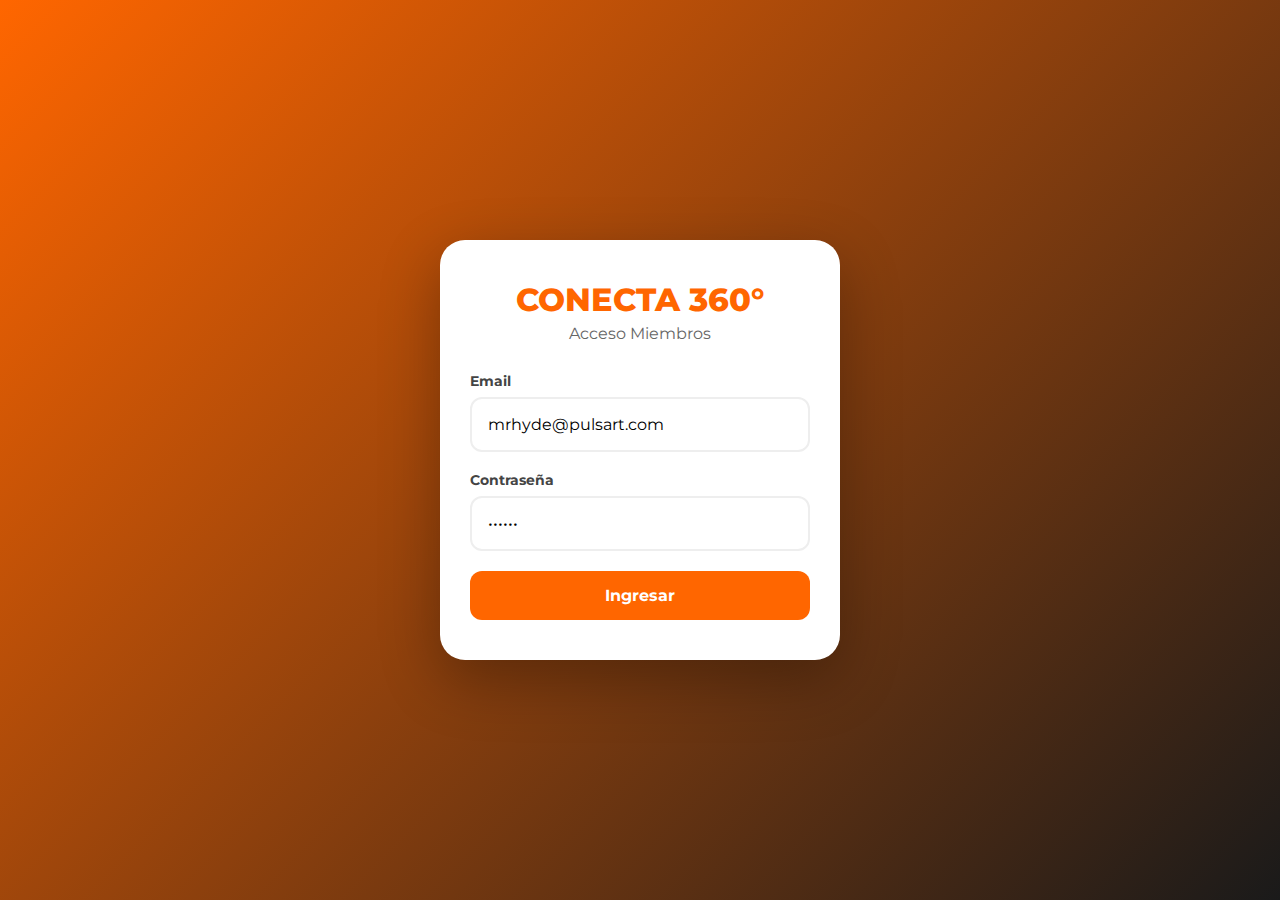
<file: android/app-beta.html>
<!DOCTYPE html>
<html lang="es">
<head>
    <meta charset="UTF-8">
    <meta name="viewport" content="width=device-width, initial-scale=1.0, maximum-scale=1.0, user-scalable=no">
    <title>Mi Cuenta | Conecta 360°</title>
    <link href="https://fonts.googleapis.com/css2?family=Montserrat:wght@400;500;700;800;900&display=swap" rel="stylesheet">
    <link rel="stylesheet" href="https://cdnjs.cloudflare.com/ajax/libs/font-awesome/6.5.0/css/all.min.css">
    
    <style>
        :root {
            --brand-primary: #FF6600;
            --brand-dark: #1a1a1a;
            --bg-light: #f8f9fa;
            --white: #ffffff;
            --text-gray: #555;
            --sidebar-width: 280px;
            --bottom-nav-height: 70px;
        }

        * { margin: 0; padding: 0; box-sizing: border-box; font-family: 'Montserrat', sans-serif; -webkit-tap-highlight-color: transparent; }
        
        body { background-color: var(--bg-light); color: var(--brand-dark); height: 100vh; display: flex; overflow: hidden; }

        /* --- LOGIN SCREEN --- */
        #login-view {
            position: fixed; top: 0; left: 0; width: 100%; height: 100%;
            background: linear-gradient(135deg, #FF6600 0%, #1a1a1a 100%);
            display: flex; justify-content: center; align-items: center; z-index: 2000; padding: 20px;
        }
        .login-card {
            background: white; padding: 40px 30px; border-radius: 25px; width: 100%; max-width: 400px;
            text-align: center; box-shadow: 0 20px 60px rgba(0,0,0,0.3);
        }
        .login-logo { width: 80px; margin-bottom: 20px; }
        .form-group { margin-bottom: 20px; text-align: left; }
        .form-group label { display: block; margin-bottom: 8px; font-weight: 700; font-size: 0.85rem; color: #444; }
        .form-input { 
            width: 100%; padding: 16px; border: 2px solid #eee; border-radius: 12px; 
            font-family: 'Montserrat', sans-serif; transition: 0.3s; font-size: 1rem;
        }
        .form-input:focus { border-color: var(--brand-primary); outline: none; }

        /* --- SIDEBAR (Desktop) --- */
        .sidebar {
            width: var(--sidebar-width);
            background: var(--white);
            height: 100%;
            border-right: 1px solid rgba(0,0,0,0.05);
            display: flex; flex-direction: column; padding: 30px;
            position: relative; z-index: 100;
        }
        .brand {
            display: flex; align-items: center; gap: 10px; margin-bottom: 50px;
            color: var(--brand-primary); font-weight: 900; font-size: 1.2rem; letter-spacing: -0.5px;
        }
        
        .nav-menu { list-style: none; flex: 1; }
        .nav-item { margin-bottom: 8px; }
        .nav-link {
            display: flex; align-items: center; gap: 15px; padding: 14px 20px;
            text-decoration: none; color: var(--text-gray); font-weight: 600;
            border-radius: 12px; transition: all 0.2s; font-size: 0.95rem;
        }
        .nav-link:hover { background: #fff5eb; color: var(--brand-primary); }
        .nav-link.active { 
            background: var(--brand-primary); color: white; 
            box-shadow: 0 5px 15px rgba(255, 102, 0, 0.25);
        }

        .user-mini-profile {
            margin-top: auto; display: flex; align-items: center; gap: 12px;
            padding-top: 20px; border-top: 1px solid #eee; cursor: pointer;
        }
        .avatar {
            width: 45px; height: 45px; background: var(--brand-dark); color: white;
            border-radius: 50%; display: flex; justify-content: center; align-items: center;
            font-weight: 800; font-size: 1rem;
        }

        /* --- MAIN CONTENT --- */
        .main-content {
            flex: 1; padding: 40px; overflow-y: auto; position: relative;
            scroll-behavior: smooth;
        }
        #app-view { display: none; width: 100%; height: 100%; }

        .section-view { display: none; animation: fadeIn 0.4s ease; }
        .section-view.active { display: block; }
        @keyframes fadeIn { from { opacity: 0; transform: translateY(10px); } to { opacity: 1; transform: translateY(0); } }

        h2 { font-size: 2rem; font-weight: 800; margin-bottom: 5px; color: var(--brand-dark); }
        .subtitle { color: #888; margin-bottom: 30px; font-size: 1rem; }

        /* --- CARDS --- */
        .dashboard-grid { 
            display: grid; grid-template-columns: repeat(auto-fit, minmax(300px, 1fr)); gap: 25px; margin-bottom: 40px;
        }
        .card {
            background: white; border-radius: 20px; padding: 30px;
            box-shadow: 0 10px 40px rgba(0,0,0,0.04); border: 1px solid rgba(0,0,0,0.02);
        }
        .card-label { 
            color: #888; font-size: 0.85rem; font-weight: 700; text-transform: uppercase; 
            letter-spacing: 0.5px; display: block; margin-bottom: 10px;
        }
        .card-value { font-size: 2rem; font-weight: 900; color: var(--brand-dark); }
        .highlight-text { color: var(--brand-primary); }

        /* --- TABLA COMPARATIVA COMPACTA --- */
        .table-container {
            overflow-x: auto; margin-top: 20px; background: white; border-radius: 15px; 
            border: 1px solid #eee; margin-bottom: 30px;
            /* Scroll suave */
            -webkit-overflow-scrolling: touch; 
        }
        .comp-table { width: 100%; border-collapse: collapse; min-width: 600px; }
        .comp-table th { 
            text-align: center; padding: 15px 10px; background: #fafafa; 
            color: #333; font-weight: 800; font-size: 0.8rem; border-bottom: 2px solid #eee;
            text-transform: uppercase;
        }
        .comp-table th:first-child { text-align: left; padding-left: 20px; position: sticky; left: 0; background: #fafafa; z-index: 10; }
        .comp-table td { 
            padding: 15px 10px; text-align: center; border-bottom: 1px solid #f5f5f5; 
            font-size: 0.85rem; color: #666;
        }
        .comp-table td:first-child { 
            text-align: left; font-weight: 700; color: #333; padding-left: 20px; 
            position: sticky; left: 0; background: white; z-index: 10; border-right: 1px solid #f0f0f0;
        }
        .comp-table tr:hover td { background: #fffcf9; }
        .highlight { color: var(--brand-primary); font-weight: 800; }

        /* --- PLAN CARDS --- */
        .plans-grid { display: grid; grid-template-columns: repeat(auto-fit, minmax(250px, 1fr)); gap: 20px; }
        .plan-card {
            background: white; border: 2px solid #eee; border-radius: 20px; padding: 25px; text-align: center;
            transition: 0.3s; position: relative; overflow: hidden; display: flex; flex-direction: column;
        }
        .plan-card:hover { transform: translateY(-5px); border-color: var(--brand-primary); }
        .plan-card.active-plan { border: 2px solid #2ecc71; background: #f0fff4; }
        
        .plan-name { font-size: 1.2rem; font-weight: 800; margin-bottom: 5px; display: block; }
        .plan-price { font-size: 1.5rem; font-weight: 900; color: var(--brand-primary); margin: 10px 0; }
        .plan-features { list-style: none; margin-bottom: 20px; text-align: left; font-size: 0.85rem; color: #666; flex: 1; }
        .plan-features li { margin-bottom: 8px; display: flex; gap: 8px; }

        /* --- BUTTONS --- */
        .btn-primary {
            background: var(--brand-primary); color: white; border: none; padding: 15px;
            border-radius: 12px; font-weight: 700; cursor: pointer; transition: 0.2s; width: 100%;
            font-size: 1rem;
        }
        .btn-primary:active { transform: scale(0.98); }
        
        .btn-secondary {
            background: var(--brand-dark); color: white; border: none; padding: 12px;
            border-radius: 50px; font-weight: 600; cursor: pointer; font-size: 0.85rem; width: 100%; margin-top: auto;
        }

        /* --- ALERTS --- */
        .alert-box { 
            padding: 15px; border-radius: 12px; margin-bottom: 20px; display: none; text-align: center; font-weight: 600; font-size: 0.9rem;
        }
        .alert-success { background: #d4edda; color: #155724; border: 1px solid #c3e6cb; }
        .alert-error { background: #f8d7da; color: #721c24; border: 1px solid #f5c6cb; }

        /* --- MOBILE NAV (Bottom Bar) --- */
        .mobile-nav { display: none; }

        /* --- RESPONSIVE --- */
        @media (max-width: 768px) {
            .sidebar { display: none; } 
            body { flex-direction: column; overflow: hidden; } /* Evita scroll en body, lo maneja main-content */
            .main-content { padding: 20px; padding-bottom: 100px; /* Espacio para el menú inferior */ }
            
            h2 { font-size: 1.8rem; }
            
            /* Menú Inferior Flotante (App Style) */
            .mobile-nav {
                display: flex; position: fixed; bottom: 0; left: 0; width: 100%;
                background: rgba(255, 255, 255, 0.95); backdrop-filter: blur(10px);
                border-top: 1px solid #eee; z-index: 1000;
                justify-content: space-around; padding: 12px 0;
                box-shadow: 0 -5px 20px rgba(0,0,0,0.05);
            }
            .mobile-link {
                text-decoration: none; color: #999; text-align: center; font-size: 0.7rem;
                display: flex; flex-direction: column; align-items: center; gap: 5px; flex: 1;
                transition: 0.2s;
            }
            .mobile-link i { font-size: 1.4rem; margin-bottom: 2px; }
            .mobile-link.active { color: var(--brand-primary); font-weight: 700; transform: translateY(-2px); }
            
            /* Ajustes Tablas */
            .table-container { margin: 20px -20px; border-radius: 0; border-left: none; border-right: none; }
            
            .dashboard-grid { grid-template-columns: 1fr; }
        }
    </style>
</head>
<body>

    <div id="login-view">
        <div class="login-card">
            <h2 style="color: var(--brand-primary); margin-bottom: 5px;">CONECTA 360°</h2>
            <p style="color: #666; margin-bottom: 30px;">Acceso Miembros</p>
            <form id="loginForm">
                <div class="form-group">
                    <label>Email</label>
                    <input type="email" class="form-input" value="mrhyde@pulsart.com" required>
                </div>
                <div class="form-group">
                    <label>Contraseña</label>
                    <input type="password" class="form-input" value="123456" required>
                </div>
                <button type="submit" class="btn-primary">Ingresar</button>
            </form>
        </div>
    </div>

    <div id="app-view">
        
        <aside class="sidebar">
            <div class="brand"><i class="fas fa-layer-group"></i> CONECTA 360°</div>
            <ul class="nav-menu">
                <li class="nav-item"><a href="#" class="nav-link active" onclick="navTo('dashboard', this)"><i class="fas fa-home"></i> <span>Resumen</span></a></li>
                <li class="nav-item"><a href="#" class="nav-link" onclick="navTo('planes', this)"><i class="fas fa-star"></i> <span>Membresía</span></a></li>
                <li class="nav-item"><a href="#" class="nav-link" onclick="navTo('perfil', this)"><i class="fas fa-user-cog"></i> <span>Mis Datos</span></a></li>
            </ul>
            <div class="user-mini-profile" onclick="logout()">
                <div class="avatar">MH</div>
                <div>
                    <div style="font-weight: 700; font-size: 0.9rem;">Mr. Hyde</div>
                    <div style="font-size: 0.75rem; color: #888;">Cerrar Sesión</div>
                </div>
            </div>
        </aside>

        <main class="main-content">
            
            <div id="dashboard" class="section-view active">
                <h2>Hola, <span class="highlight-text" id="user-name-display">Artista</span> 👋</h2>
                <p class="subtitle">Resumen de tu actividad.</p>
                
                <div class="dashboard-grid">
                    <div class="card">
                        <div style="display:flex; justify-content:space-between; align-items:center; margin-bottom:15px;">
                            <div>
                                <span class="card-label">PLAN ACTUAL</span>
                                <div class="card-value highlight-text" id="current-plan-name" style="font-size:1.5rem;">Básico</div>
                            </div>
                            <span style="background:#e8f5e9; color:#2e7d32; padding:5px 12px; border-radius:50px; font-weight:700; font-size:0.75rem;">ACTIVO</span>
                        </div>
                        <hr style="border:0; border-top:1px solid #eee; margin:15px 0;">
                        <ul style="list-style:none; color:#666; font-size:0.9rem;" id="dashboard-features-list">
                            </ul>
                    </div>

                    <div class="card">
                        <span class="card-label">PRÓXIMO COBRO</span>
                        <div class="card-value">05 Nov</div>
                        <p style="margin:5px 0 20px 0; color:#666; font-size:0.9rem;">Monto: <strong id="payment-amount">Gs. 350.000</strong></p>
                        <button onclick="navTo('planes')" class="btn-primary" style="background:var(--brand-dark); font-size:0.9rem;">Mejorar Plan</button>
                    </div>
                </div>
            </div>

            <div id="planes" class="section-view">
                <h2>Mi Membresía</h2>
                <p class="subtitle">Gestiona tu nivel y beneficios.</p>

                <div class="table-container">
                    <table class="comp-table">
                        <thead>
                            <tr>
                                <th>Beneficio</th>
                                <th>Básico</th>
                                <th>Desarrollo</th>
                                <th>PRO</th>
                                <th>Premium</th>
                            </tr>
                        </thead>
                        <tbody>
                            <tr>
                                <td>Estudio</td>
                                <td>2 Hs</td>
                                <td>3 Hs</td>
                                <td>4 Hs</td>
                                <td class="highlight">2 Hs/Sem</td>
                            </tr>
                            <tr>
                                <td>Registro</td>
                                <td>-</td>
                                <td>2/Tri</td>
                                <td>3/Mes</td>
                                <td class="highlight">4/Mes</td>
                            </tr>
                            <tr>
                                <td>Asesoría</td>
                                <td>Semestral</td>
                                <td>Semestral</td>
                                <td>Trimestral</td>
                                <td class="highlight">Semanal</td>
                            </tr>
                            <tr>
                                <td>Fotos</td>
                                <td>1 Sesión</td>
                                <td>-</td>
                                <td>1 Sesión</td>
                                <td class="highlight">Campaña</td>
                            </tr>
                        </tbody>
                    </table>
                </div>

                <h3 style="margin: 30px 0 15px 0; font-size:1.3rem;">Planes Disponibles</h3>
                <div class="plans-grid" id="plans-container-render">
                    </div>
            </div>

            <div id="perfil" class="section-view">
                <h2>Mis Datos</h2>
                <p class="subtitle">Ajustes personales y seguridad.</p>
                
                <div class="dashboard-grid">
                    <div class="card">
                        <h3 style="margin-bottom: 20px; font-size: 1.1rem;">Información</h3>
                        <div id="profile-alert" class="alert-box alert-success">Guardado correctamente.</div>
                        <form onsubmit="updateProfile(event)">
                            <div class="form-group">
                                <label>Nombre del Proyecto</label>
                                <input type="text" id="input-name" class="form-input" disabled style="background:#f5f5f5; color:#888;">
                            </div>
                            <div class="form-group">
                                <label>Email</label>
                                <input type="email" id="input-email" class="form-input">
                            </div>
                            <div class="form-group">
                                <label>Teléfono</label>
                                <input type="tel" id="input-phone" class="form-input">
                            </div>
                            <button type="submit" class="btn-secondary">Guardar Cambios</button>
                        </form>
                    </div>

                    <div class="card">
                        <h3 style="margin-bottom: 20px; font-size: 1.1rem;">Seguridad</h3>
                        <div id="pass-alert" class="alert-box alert-success">Contraseña actualizada.</div>
                        <div id="pass-error" class="alert-box alert-error">Las contraseñas no coinciden.</div>
                        
                        <form onsubmit="changePassword(event)">
                            <div class="form-group">
                                <label>Contraseña Actual</label>
                                <input type="password" class="form-input" placeholder="••••••" required>
                            </div>
                            <div class="form-group">
                                <label>Nueva Contraseña</label>
                                <input type="password" id="new-pass" class="form-input" placeholder="Mínimo 6 caracteres" required>
                            </div>
                            <div class="form-group">
                                <label>Confirmar Nueva</label>
                                <input type="password" id="confirm-pass" class="form-input" placeholder="Repetir nueva" required>
                            </div>
                            <button type="submit" class="btn-primary">Actualizar Contraseña</button>
                        </form>
                    </div>
                </div>
            </div>

        </main>

        <nav class="mobile-nav">
            <a href="#" class="mobile-link active" onclick="navTo('dashboard', this)">
                <i class="fas fa-home"></i>
                <span>Inicio</span>
            </a>
            <a href="#" class="mobile-link" onclick="navTo('planes', this)">
                <i class="fas fa-star"></i>
                <span>Membresía</span>
            </a>
            <a href="#" class="mobile-link" onclick="navTo('perfil', this)">
                <i class="fas fa-user-circle"></i>
                <span>Perfil</span>
            </a>
        </nav>

    </div>

    <script>
        // --- DATA ---
        const plansData = {
            'basico': { name: 'Plan Básico', price: '350.000', features: ['1 Asesoría Semestral', '1 Sesión Fotos (50)', '2h Estudio Grabación'] },
            'desarrollo': { name: 'Plan Desarrollo', price: '550.000', features: ['Asesoría Imagen', 'Registro Obras (2)', '3h Estudio Grabación'] },
            'pro': { name: 'Plan PRO', price: '950.000', features: ['Asesoría Trimestral', 'Registro Obras (3)', '4h Estudio', 'Distribución'] },
            'premium': { name: 'Plan Premium', price: '1.500.000', features: ['Asesoría Semanal', 'Registro Obras (4)', '2h Estudio Semanal'] }
        };

        let user = { name: "Mr. Hyde", email: "mrhyde@pulsart.com", phone: "0982123456", plan: "basico" };

        // --- LOGIN SIMULADO ---
        document.getElementById('loginForm').addEventListener('submit', (e) => {
            e.preventDefault();
            const btn = e.target.querySelector('button');
            btn.innerHTML = '<i class="fas fa-spinner fa-spin"></i> Cargando...';
            setTimeout(() => {
                document.getElementById('login-view').style.display = 'none';
                document.getElementById('app-view').style.display = 'flex';
                // Ajuste para móvil
                if(window.innerWidth <= 768) document.getElementById('app-view').style.display = 'block';
                initApp();
            }, 800);
        });

        // --- NAVEGACIÓN ---
        function navTo(sectionId, element) {
            // Cambiar vista
            document.querySelectorAll('.section-view').forEach(s => s.classList.remove('active'));
            document.getElementById(sectionId).classList.add('active');
            
            // Actualizar Menú Desktop
            document.querySelectorAll('.nav-link').forEach(l => l.classList.remove('active'));
            if(element && element.classList.contains('nav-link')) element.classList.add('active');
            
            // Actualizar Menú Móvil
            document.querySelectorAll('.mobile-link').forEach(l => l.classList.remove('active'));
            
            // Identificar índice para menú móvil
            const ids = ['dashboard', 'planes', 'perfil'];
            const index = ids.indexOf(sectionId);
            if(index !== -1) {
                const mobileLinks = document.querySelectorAll('.mobile-link');
                if(mobileLinks[index]) mobileLinks[index].classList.add('active');
            }
            
            // Scroll al top
            document.querySelector('.main-content').scrollTop = 0;
        }

        // --- INICIALIZACIÓN ---
        function initApp() {
            document.getElementById('user-name-display').innerText = user.name;
            document.getElementById('input-name').value = user.name;
            document.getElementById('input-email').value = user.email;
            document.getElementById('input-phone').value = user.phone;
            
            updateDashboardUI();
            renderPlansUI();
        }

        function updateDashboardUI() {
            const current = plansData[user.plan];
            document.getElementById('current-plan-name').innerText = current.name;
            document.getElementById('payment-amount').innerText = `Gs. ${current.price}`;
            
            const list = document.getElementById('dashboard-features-list');
            list.innerHTML = '';
            current.features.forEach(f => {
                list.innerHTML += `<li><i class="fas fa-check text-success" style="color:#2ecc71; margin-right:5px;"></i> ${f}</li>`;
            });
        }

        function renderPlansUI() {
            const container = document.getElementById('plans-container-render');
            container.innerHTML = '';
            
            Object.keys(plansData).forEach(key => {
                const p = plansData[key];
                const isActive = key === user.plan;
                
                let btnHtml = isActive 
                    ? `<button class="btn-secondary" style="background:#2ecc71; color:white; pointer-events:none;">Plan Actual</button>`
                    : `<button class="btn-secondary" onclick="changePlan('${key}')">Seleccionar</button>`;

                container.innerHTML += `
                    <div class="plan-card ${isActive ? 'active-plan' : ''}">
                        <span class="plan-name">${p.name}</span>
                        <div class="plan-price">Gs. ${p.price}</div>
                        <ul class="plan-features">
                            ${p.features.map(f => `<li><i class="fas fa-check" style="color:#2ecc71; font-size:0.8em;"></i> ${f}</li>`).join('')}
                        </ul>
                        ${btnHtml}
                    </div>
                `;
            });
        }

        function changePlan(key) {
            if(confirm(`¿Confirmas el cambio al ${plansData[key].name}?`)) {
                user.plan = key;
                updateDashboardUI();
                renderPlansUI();
                navTo('dashboard');
                alert('¡Plan actualizado correctamente!');
            }
        }

        function updateProfile(e) {
            e.preventDefault();
            const alert = document.getElementById('profile-alert');
            alert.style.display = 'block';
            setTimeout(() => alert.style.display = 'none', 3000);
        }

        function changePassword(e) {
            e.preventDefault();
            const p1 = document.getElementById('new-pass').value;
            const p2 = document.getElementById('confirm-pass').value;
            
            if(p1.length < 6) {
                alert('La contraseña debe tener al menos 6 caracteres.');
                return;
            }
            if(p1 !== p2) {
                const err = document.getElementById('pass-error');
                err.style.display = 'block';
                setTimeout(() => err.style.display = 'none', 3000);
                return;
            }
            
            const success = document.getElementById('pass-alert');
            success.style.display = 'block';
            setTimeout(() => success.style.display = 'none', 3000);
            e.target.reset();
        }

        function logout() {
            if(confirm('¿Cerrar sesión?')) location.reload();
        }
    </script>
</body>
</html>
</file>
<file: css/style.css>
/* =========================================
   1. RESETEO Y ESTILOS GLOBALES
   ========================================= */
* {
  margin: 0;
  padding: 0;
  box-sizing: border-box;
}

html, body {
    max-width: 100%;
    overflow-x: hidden;
}

body {
    font-family: 'Montserrat', sans-serif; 
    font-weight: 400; 
    background-color: #FFFFFF; 
    color: #333333;
    background-attachment: fixed;
    line-height: 1.6;
    display: flex;
    flex-direction: column;
    min-height: 100vh;
}

h1, h2, h3 {
  font-family: 'Montserrat', sans-serif; 
  font-weight: 700; 
  color: #000;
}

a {
  text-decoration: none;
  transition: color 0.3s ease;
}

main {
    flex: 1; /* Empuja el footer hacia abajo si hay poco contenido */
}

/* =========================================
   2. BARRA DE NAVEGACIÓN (NAVBAR)
   ========================================= */
header {
    background-color: #000000;
    position: fixed;
    width: 100%;
    z-index: 1000;
    top: 0;
    border-bottom: 1px solid #333;
}

nav {
    display: flex;
    justify-content: space-between;
    align-items: center;
    max-width: 1400px;
    margin: 0 auto;
    padding: 10px 20px;
    height: 70px;
}

.nav-brand {
    display: flex;
    align-items: center;
    gap: 15px;
}

.nav-brand img {
    height: 50px;
    width: 50px;
    border-radius: 50%;
    object-fit: cover;
}

.nav-brand a {
    font-size: 1.5rem;
    font-weight: 700;
    color: #FF6600;
    text-transform: uppercase;
    display: flex;
    align-items: center;
    gap: 10px;
}

.nav-links {
    display: flex;
    gap: 25px;
    list-style: none;
}

.nav-links a {
    color: #FFFFFF;
    font-size: 0.9rem;
    font-weight: 600;
    text-transform: uppercase;
    padding: 5px 0;
    position: relative;
}

.nav-links a:hover, .nav-links a.active {
    color: #FF6600;
}

.hamburger {
    display: none;
    background: none;
    border: none;
    cursor: pointer;
    flex-direction: column;
    gap: 5px;
}

.hamburger span {
    display: block;
    width: 25px;
    height: 3px;
    background-color: #FFFFFF;
    transition: 0.3s;
}

/* =========================================
   3. SECCIÓN INICIO (HERO) - LIMPIO (BLANCO)
   ========================================= */
#inicio {
  position: relative;
  width: 100%;
  min-height: 100vh;
  display: flex;
  align-items: center;
  justify-content: center;
  padding: 140px 20px 80px;
  
  /* FONDO BLANCO PURO (Sin patrones) */
  background-color: #ffffff; 
}

#inicio .bloque-inicio {
  position: relative;
  z-index: 2;
  text-align: center;
  max-width: 900px;
  margin: 0 auto;
  padding: 50px 40px;
  background: #ffffff;
  border-radius: 20px;
  /* Sombra suave para separar la tarjeta del fondo blanco */
  box-shadow: 0 10px 50px rgba(0,0,0,0.08); 
  border-bottom: 5px solid #FF6600;
  border-top: 1px solid #f0f0f0; /* Borde sutil superior */
}

#inicio h1 {
  font-size: 2.5rem; 
  color: #000; 
  margin-bottom: 20px;
  font-weight: 900; 
  text-transform: uppercase;
  line-height: 1.2;
}

.hero-description {
  font-size: 1.1rem; 
  margin-bottom: 30px; 
  color: #555;
  line-height: 1.8;
  max-width: 800px;
  margin-left: auto;
  margin-right: auto;
}

/* --- Estilos de las Etiquetas (Tags) de Servicios --- */
.hero-services-wrapper {
    margin: 30px 0;
    padding: 20px;
    background-color: #fafafa; /* Gris casi blanco para diferenciar el bloque */
    border: 1px solid #eee;
    border-radius: 15px;
}

.services-title {
    font-weight: 700;
    color: #FF6600;
    margin-bottom: 15px;
    text-transform: uppercase;
    font-size: 0.9rem;
    letter-spacing: 1px;
}

.hero-tags {
    list-style: none;
    padding: 0;
    margin: 0;
    display: flex;
    flex-wrap: wrap;
    justify-content: center;
    gap: 10px;
}

.hero-tags li {
    background-color: #fff;
    border: 1px solid #ddd;
    color: #333;
    padding: 8px 20px;
    border-radius: 50px;
    font-size: 0.95rem;
    font-weight: 600;
    transition: all 0.3s ease;
    box-shadow: 0 2px 5px rgba(0,0,0,0.05);
}

.hero-tags li:hover {
    background-color: #FF6600;
    color: #fff;
    border-color: #FF6600;
    transform: translateY(-2px);
}

/* --- Textos Finales y Botón Hero --- */
.hero-mission {
    font-size: 1rem;
    color: #666;
    margin-bottom: 25px;
    font-style: italic;
}

.hero-footer {
    margin-top: 30px;
}

.slogan-inicio {
    font-size: 1.5rem !important;
    color: #000 !important;
    font-weight: 800;
    margin-bottom: 25px;
    text-align: center !important;
}

.hero-cta-btn {
    display: inline-block;
    background-color: #FF6600;
    color: #fff;
    padding: 18px 40px;
    border-radius: 50px;
    font-weight: 700;
    font-size: 1.1rem;
    text-decoration: none;
    box-shadow: 0 10px 20px rgba(255, 102, 0, 0.3);
    transition: all 0.3s ease;
}

.hero-cta-btn:hover {
    background-color: #000;
    color: #fff;
    transform: translateY(-5px);
    box-shadow: 0 15px 25px rgba(0,0,0,0.2);
}

/* =========================================
   4. SECCIONES GENERALES (Grid, Cards)
   ========================================= */
.section-padding {
    padding: 80px 20px;
    max-width: 1200px;
    margin: 0 auto;
}

.bg-light { background-color: #f4f4f4; }
.bg-white { background-color: #ffffff; }

.section-title {
    text-align: center;
    font-size: 2.2rem;
    font-weight: 900;
    color: #FF6600;
    text-transform: uppercase;
    margin-bottom: 50px;
}

.grid-container {
    display: grid;
    grid-template-columns: repeat(auto-fit, minmax(300px, 1fr));
    gap: 30px;
}

.card {
    background-color: #FFFFFF;
    border: 1px solid #eee;
    border-radius: 10px;
    padding: 30px;
    text-align: center;
    box-shadow: 0 5px 20px rgba(0,0,0,0.05);
    transition: transform 0.3s ease;
    display: flex;
    flex-direction: column;
    align-items: center;
}

.card:hover {
    transform: translateY(-5px);
}

.card img {
    width: 150px;
    height: 150px;
    object-fit: cover;
    border-radius: 50%;
    border: 3px solid #FF6600;
    margin-bottom: 20px;
}

.card h3 {
    font-size: 1.4rem;
    margin-bottom: 10px;
    color: #000;
}

.card p {
    font-size: 0.95rem;
    color: #555;
    margin-bottom: 20px;
}

.btn-secondary {
    margin-top: auto;
    color: #FF6600;
    font-weight: 700;
    border: 2px solid #FF6600;
    padding: 8px 20px;
    border-radius: 25px;
    transition: all 0.3s;
}

.btn-secondary:hover {
    background-color: #FF6600;
    color: #fff;
}

/* ACORDEÓN DE SERVICIOS */
.servicio-item {
    background: #fff;
    border-radius: 8px;
    margin-bottom: 15px;
    box-shadow: 0 2px 5px rgba(0,0,0,0.05);
    overflow: hidden;
    border: 1px solid #eee;
}

.servicio-header {
    padding: 20px;
    cursor: pointer;
    display: flex;
    justify-content: space-between;
    align-items: center;
    background: #fff;
    transition: background 0.3s;
}

.servicio-header:hover {
    background: #f9f9f9;
}

.servicio-header h3 {
    font-size: 1.2rem;
    margin: 0;
    color: #FF6600;
}

.servicio-content {
    max-height: 0;
    overflow: hidden;
    transition: max-height 0.3s ease-out;
    padding: 0 20px;
    background: #fcfcfc;
}

.servicio-content.open {
    padding-bottom: 20px;
    border-top: 1px solid #eee;
}

/* =========================================
   5. FOOTER (COMPACTO Y ARREGLADO)
   ========================================= */

footer {
    background-color: #1a1a1a;
    color: #ffffff;
    padding: 40px 0 0 0;
    font-family: 'Montserrat', sans-serif;
    font-size: 13px;
    margin-top: auto;
    width: 100%;
    border-top: 1px solid #333;
}

/* Contenedor Flexbox para Desktop */
.footer-container {
    display: flex !important; /* Forzar flexbox */
    flex-direction: row;      /* Dirección horizontal por defecto */
    flex-wrap: wrap;        
    justify-content: space-between;
    align-items: flex-start;
    max-width: 1200px;
    margin: 0 auto;
    padding: 0 20px;
}

/* Columnas */
.footer-col {
    width: 30%; /* 3 columnas distribuidas */
    margin-bottom: 20px;
}

/* Títulos h4 */
.footer-col h4 {
    font-size: 15px;
    color: #ffffff;
    text-transform: uppercase;
    margin-bottom: 12px;
    font-weight: 600;
    position: relative;
    padding-bottom: 5px;
}

/* Línea decorativa */
.footer-col h4::before {
    content: '';
    position: absolute;
    left: 0;
    bottom: 0;
    background-color: #FF6600; 
    height: 2px;
    width: 35px;
}

.footer-col p {
    font-size: 13px;
    line-height: 1.5;
    color: #bbbbbb;
    margin-bottom: 8px;
    margin-top: 0;
}

/* LOGO CIRCULAR */
.footer-logo {
    width: 60px;
    height: 60px;
    border-radius: 50%;
    object-fit: cover;
    margin-bottom: 15px;
    display: block;
}

/* REDES SOCIALES (Lista vertical con texto) */
.social-links {
    margin-top: 20px; /* Separación con el texto anterior */
    display: flex;
    flex-direction: column; 
    gap: 8px;
}

/* Título de redes sociales (dentro del div) */
.social-links h4 {
    border: none;
    margin-bottom: 5px;
    padding-bottom: 0;
    font-size: 14px;
}
.social-links h4::before {
    display: none;
}

.social-links a {
    display: flex;
    align-items: center;
    color: #bbbbbb; /* Color inicial del texto */
    text-decoration: none;
    font-size: 13px;
    transition: all 0.3s ease;
}

.social-links a i {
    color: #FF6600; /* Icono siempre naranja */
    margin-right: 10px;
    font-size: 16px;
    width: 20px;
    text-align: center;
}

.social-links a:hover {
    color: #FF6600; /* Texto cambia a naranja */
    padding-left: 5px;
}

/* Listas de Enlaces Rápidos */
.footer-col ul {
    list-style: none;
    padding: 0;
    margin: 0;
}

.footer-col ul li {
    margin-bottom: 6px;
}

.footer-col ul li a {
    font-size: 13px;
    text-decoration: none;
    color: #bbbbbb;
    display: block;
    transition: all 0.3s ease;
}

.footer-col ul li a:hover {
    color: #FF6600;
    padding-left: 5px;
}

/* Iconos de Contacto */
.footer-col i {
    color: #FF6600;
    margin-right: 8px;
    font-size: 14px;
    width: 15px;
    text-align: center;
}

/* Copyright */
.copyright {
    background-color: #111111;
    padding: 10px 0;
    text-align: center;
    margin-top: 20px;
    border-top: 1px solid rgba(255, 255, 255, 0.05);
}

.copyright p {
    font-size: 12px;
    color: #777777;
    margin: 0;
}

/* =========================================
   6. BOTONES FLOTANTES
   ========================================= */
.whatsapp-float {
    position: fixed;
    bottom: 20px;
    right: 20px;
    width: 60px;
    height: 60px;
    background-color: #25D366;
    border-radius: 50%;
    display: flex;
    align-items: center;
    justify-content: center;
    box-shadow: 0 4px 10px rgba(0,0,0,0.3);
    z-index: 100;
    transition: transform 0.3s;
}

.whatsapp-float:hover {
    transform: scale(1.1);
}

.whatsapp-float img {
    width: 35px;
    height: 35px;
    filter: brightness(0) invert(1);
}

#btn-back-to-top {
    position: fixed;
    bottom: 90px;
    right: 25px;
    background: #333;
    color: #fff;
    border: none;
    width: 45px;
    height: 45px;
    border-radius: 50%;
    cursor: pointer;
    display: none;
    z-index: 99;
    font-size: 1.2rem;
    box-shadow: 0 4px 10px rgba(0,0,0,0.3);
}

#btn-back-to-top:hover {
    background: #FF6600;
}

/* =========================================
   7. MEDIA QUERIES (RESPONSIVE)
   ========================================= */
@media (max-width: 768px) {
    /* Navbar Móvil */
    .nav-links {
        position: absolute;
        top: 70px;
        left: 0;
        width: 100%;
        background-color: #000;
        flex-direction: column;
        align-items: center;
        padding: 20px 0;
        gap: 0;
        transform: translateY(-150%);
        transition: transform 0.3s ease;
        z-index: -1;
    }

    .nav-links.active {
        transform: translateY(0);
        box-shadow: 0 5px 10px rgba(0,0,0,0.2);
    }

    .nav-links li {
        width: 100%;
        text-align: center;
    }

    .nav-links a {
        display: block;
        padding: 15px;
        border-bottom: 1px solid #222;
    }

    .hamburger {
        display: flex;
    }
    
    /* Hero Section Móvil */
    #inicio {
        padding-top: 110px;
    }
    #inicio h1 {
        font-size: 1.8rem;
    }
    .bloque-inicio {
        padding: 30px 20px;
    }
    
    /* Footer Móvil */
    .footer-container {
        flex-direction: column; /* Cambia a vertical solo en móviles */
    }

    .footer-col {
        width: 100%;
        margin-bottom: 25px;
        text-align: center;
    }

    .footer-col h4::before {
        left: 50%;
        transform: translateX(-50%); /* Centra la línea decorativa */
    }
    
    .footer-col ul li a:hover, .social-links a:hover {
        padding-left: 0; /* Quita animaciones en móvil */
    }

    .social-links {
        align-items: center; /* Centrar redes en móvil */
    }
}
/* =========================================
   ESTILOS PÁGINA CONTACTO (Sugerencias)
   ========================================= */

/* Contenedor principal dividido */
.contact-wrapper {
    display: flex;
    flex-wrap: wrap;
    gap: 40px;
    max-width: 1100px;
    margin: 0 auto;
    align-items: flex-start;
}

/* Caja del Formulario */
.contact-form-box {
    flex: 2; /* Ocupa más espacio */
    background: #ffffff;
    padding: 40px;
    border-radius: 15px;
    box-shadow: 0 5px 30px rgba(0,0,0,0.05);
    border: 1px solid #f0f0f0;
}

.contact-form-box h3, .contact-info-box h3 {
    color: #FF6600;
    font-size: 1.5rem;
    margin-bottom: 25px;
    font-weight: 700;
}

/* Caja de Información */
.contact-info-box {
    flex: 1; /* Ocupa menos espacio */
    background: #f9f9f9; /* Fondo gris suave para diferenciar */
    padding: 30px;
    border-radius: 15px;
    border: 1px solid #eee;
}

/* Inputs y Estilos del Formulario */
.form-group {
    margin-bottom: 20px;
}

.form-row {
    display: flex;
    gap: 20px;
}

.form-row .form-group {
    width: 50%;
}

.form-group label {
    display: block;
    font-weight: 600;
    margin-bottom: 8px;
    font-size: 0.9rem;
    color: #333;
}

.form-group input, 
.form-group select, 
.form-group textarea {
    width: 100%;
    padding: 12px 15px;
    border: 1px solid #ddd;
    border-radius: 8px;
    font-family: 'Montserrat', sans-serif;
    font-size: 0.95rem;
    background-color: #fff;
    transition: all 0.3s ease;
}

.form-group input:focus, 
.form-group select:focus, 
.form-group textarea:focus {
    border-color: #FF6600;
    outline: none;
    box-shadow: 0 0 0 3px rgba(255, 102, 0, 0.1);
}

.full-width {
    width: 100%;
    padding: 15px;
    font-size: 1rem;
    background-color: #FF6600;
    color: white;
    border: none;
    border-radius: 8px;
    cursor: pointer;
    font-weight: 700;
    transition: background 0.3s;
}

.full-width:hover {
    background-color: #000;
}

/* Lista de Contacto con Iconos */
.contact-list {
    list-style: none;
    padding: 0;
    margin-bottom: 30px;
}

.contact-list li {
    display: flex;
    align-items: flex-start;
    margin-bottom: 20px;
}

.contact-list li i {
    color: #FF6600;
    font-size: 1.2rem;
    margin-top: 5px;
    margin-right: 15px;
    width: 20px;
    text-align: center;
}

.contact-list li div {
    display: flex;
    flex-direction: column;
}

.contact-list li strong {
    font-size: 0.9rem;
    color: #333;
}

.contact-list li a, .contact-list li span {
    font-size: 0.95rem;
    color: #666;
    text-decoration: none;
    line-height: 1.4;
}

.contact-list li a:hover {
    color: #FF6600;
}

/* Botón WhatsApp en Contacto */
.btn-whatsapp-contact {
    display: flex;
    align-items: center;
    justify-content: center;
    gap: 10px;
    background-color: #25D366;
    color: #fff;
    padding: 12px;
    border-radius: 8px;
    text-decoration: none;
    font-weight: 700;
    transition: transform 0.3s;
}

.btn-whatsapp-contact:hover {
    transform: translateY(-2px);
    background-color: #20bd5a;
}

/* Mensajes de Estado */
.msg-success { display: none; color: #155724; background-color: #d4edda; border: 1px solid #c3e6cb; padding: 15px; margin-top: 20px; border-radius: 8px; text-align: center; }
.msg-error { display: none; color: #721c24; background-color: #f8d7da; border: 1px solid #f5c6cb; padding: 15px; margin-top: 20px; border-radius: 8px; text-align: center; }

/* Mapa Full Width */
.map-section {
    width: 100%;
    margin-top: 0;
    line-height: 0; /* Elimina espacio blanco debajo del iframe */
}

.map-section iframe {
    filter: grayscale(20%); /* Opcional: Desatura un poco el mapa para que sea más elegante */
}

/* Responsive para Contacto */
@media (max-width: 768px) {
    .contact-wrapper {
        flex-direction: column;
    }
    .form-row {
        flex-direction: column;
        gap: 0;
    }
    .form-row .form-group {
        width: 100%;
    }
    .contact-form-box, .contact-info-box {
        width: 100%;
    }
}
/* =========================================
   BOTÓN DESCARGA APK
   ========================================= */
.btn-app-download {
    background-color: #FF6600; /* Color Naranja PulsArt */
    color: #ffffff;
    padding: 15px 35px;
    border-radius: 50px;
    font-weight: 700;
    text-decoration: none;
    display: inline-flex;
    align-items: center;
    gap: 10px;
    font-size: 1.1rem;
    box-shadow: 0 4px 15px rgba(255, 102, 0, 0.3);
    transition: all 0.3s ease;
}

.btn-app-download:hover {
    background-color: #000000; /* Se vuelve negro al pasar el mouse */
    transform: translateY(-3px);
    box-shadow: 0 6px 20px rgba(0,0,0,0.2);
}

.btn-app-download i {
    font-size: 1.3rem;
}
</file>
